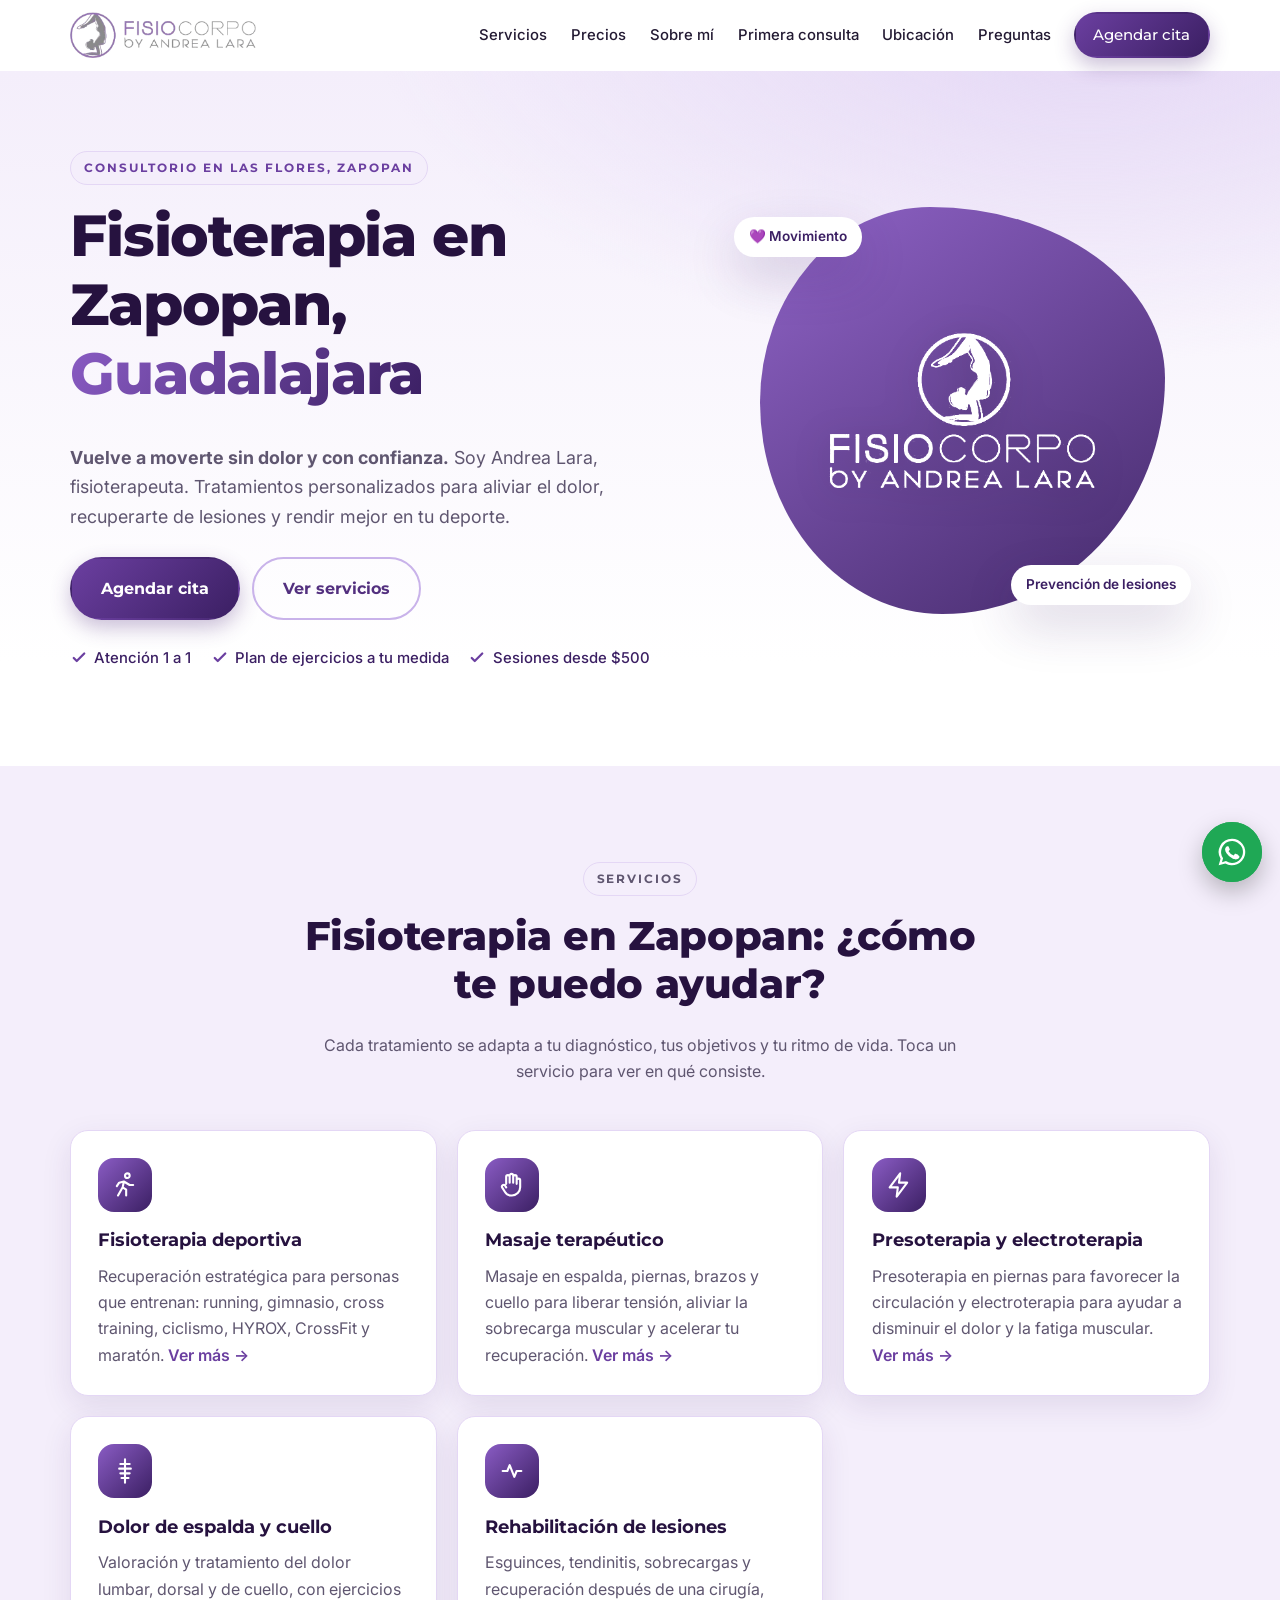
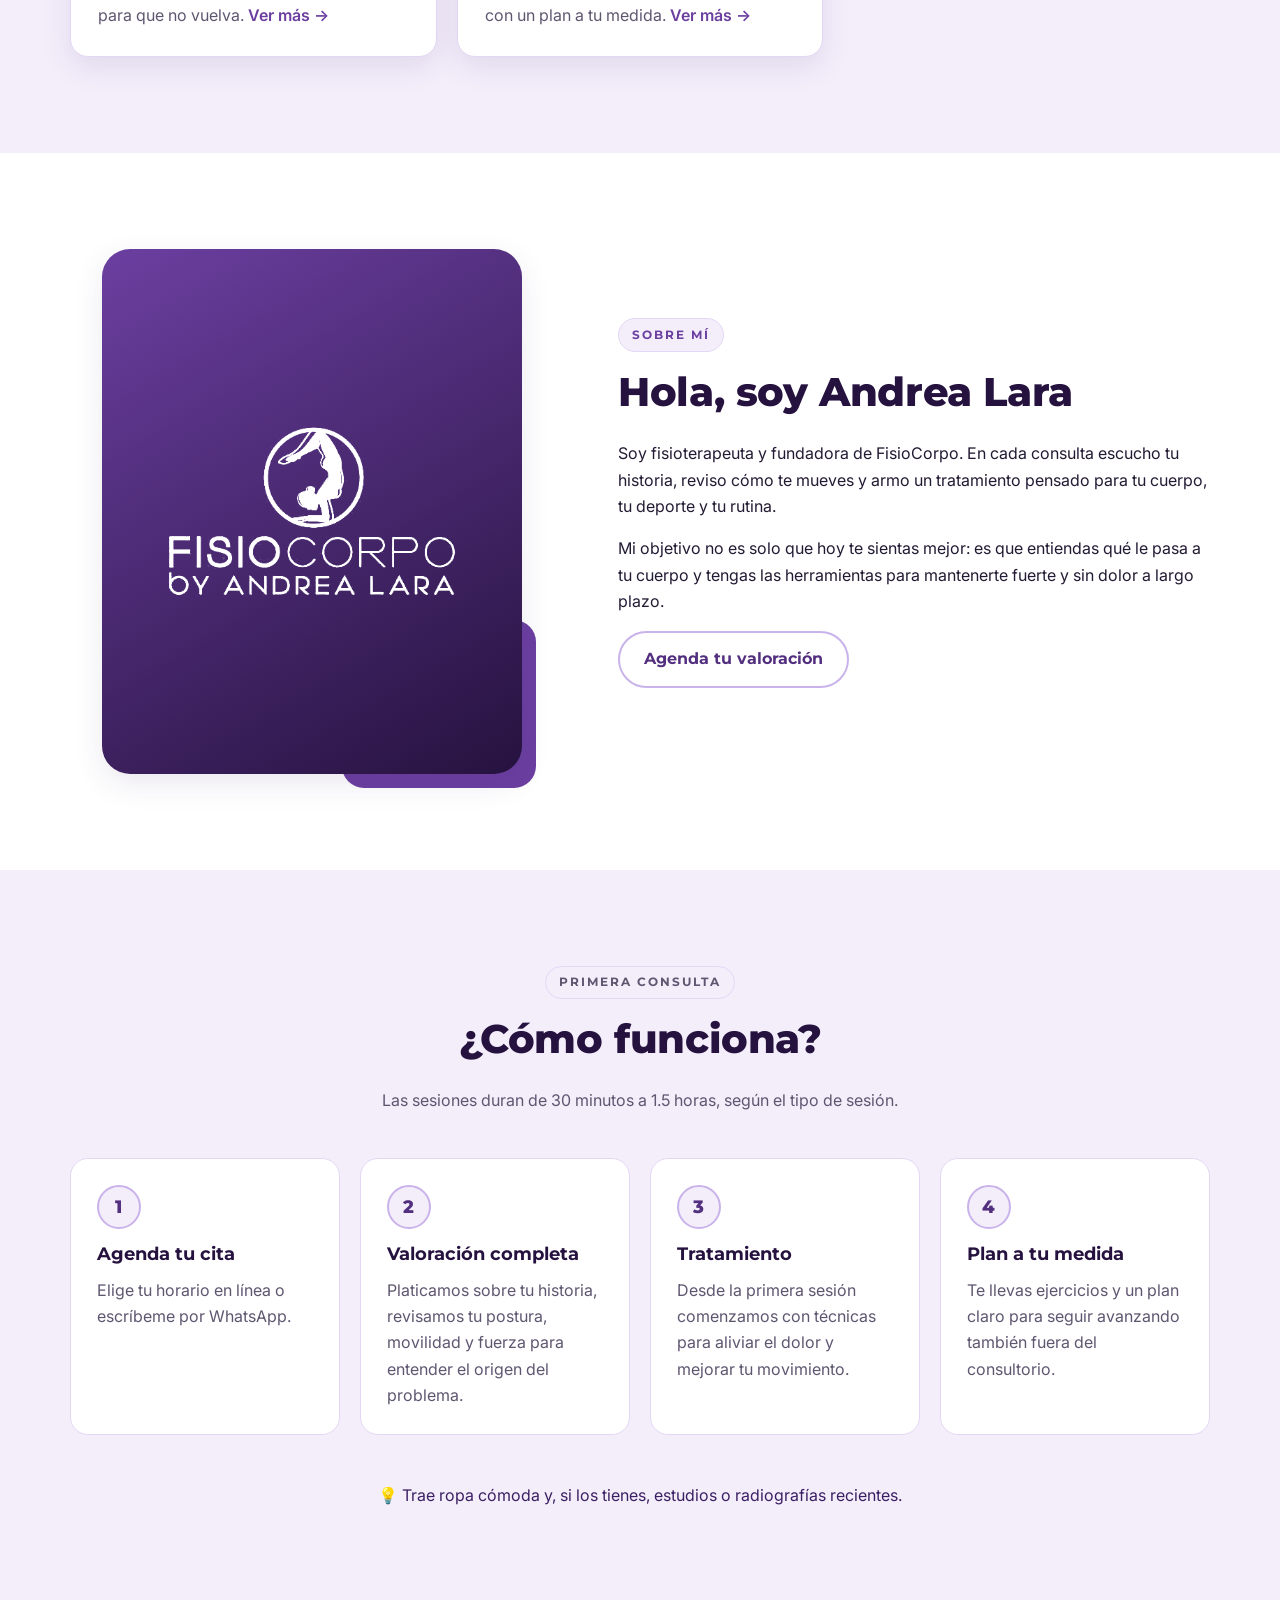
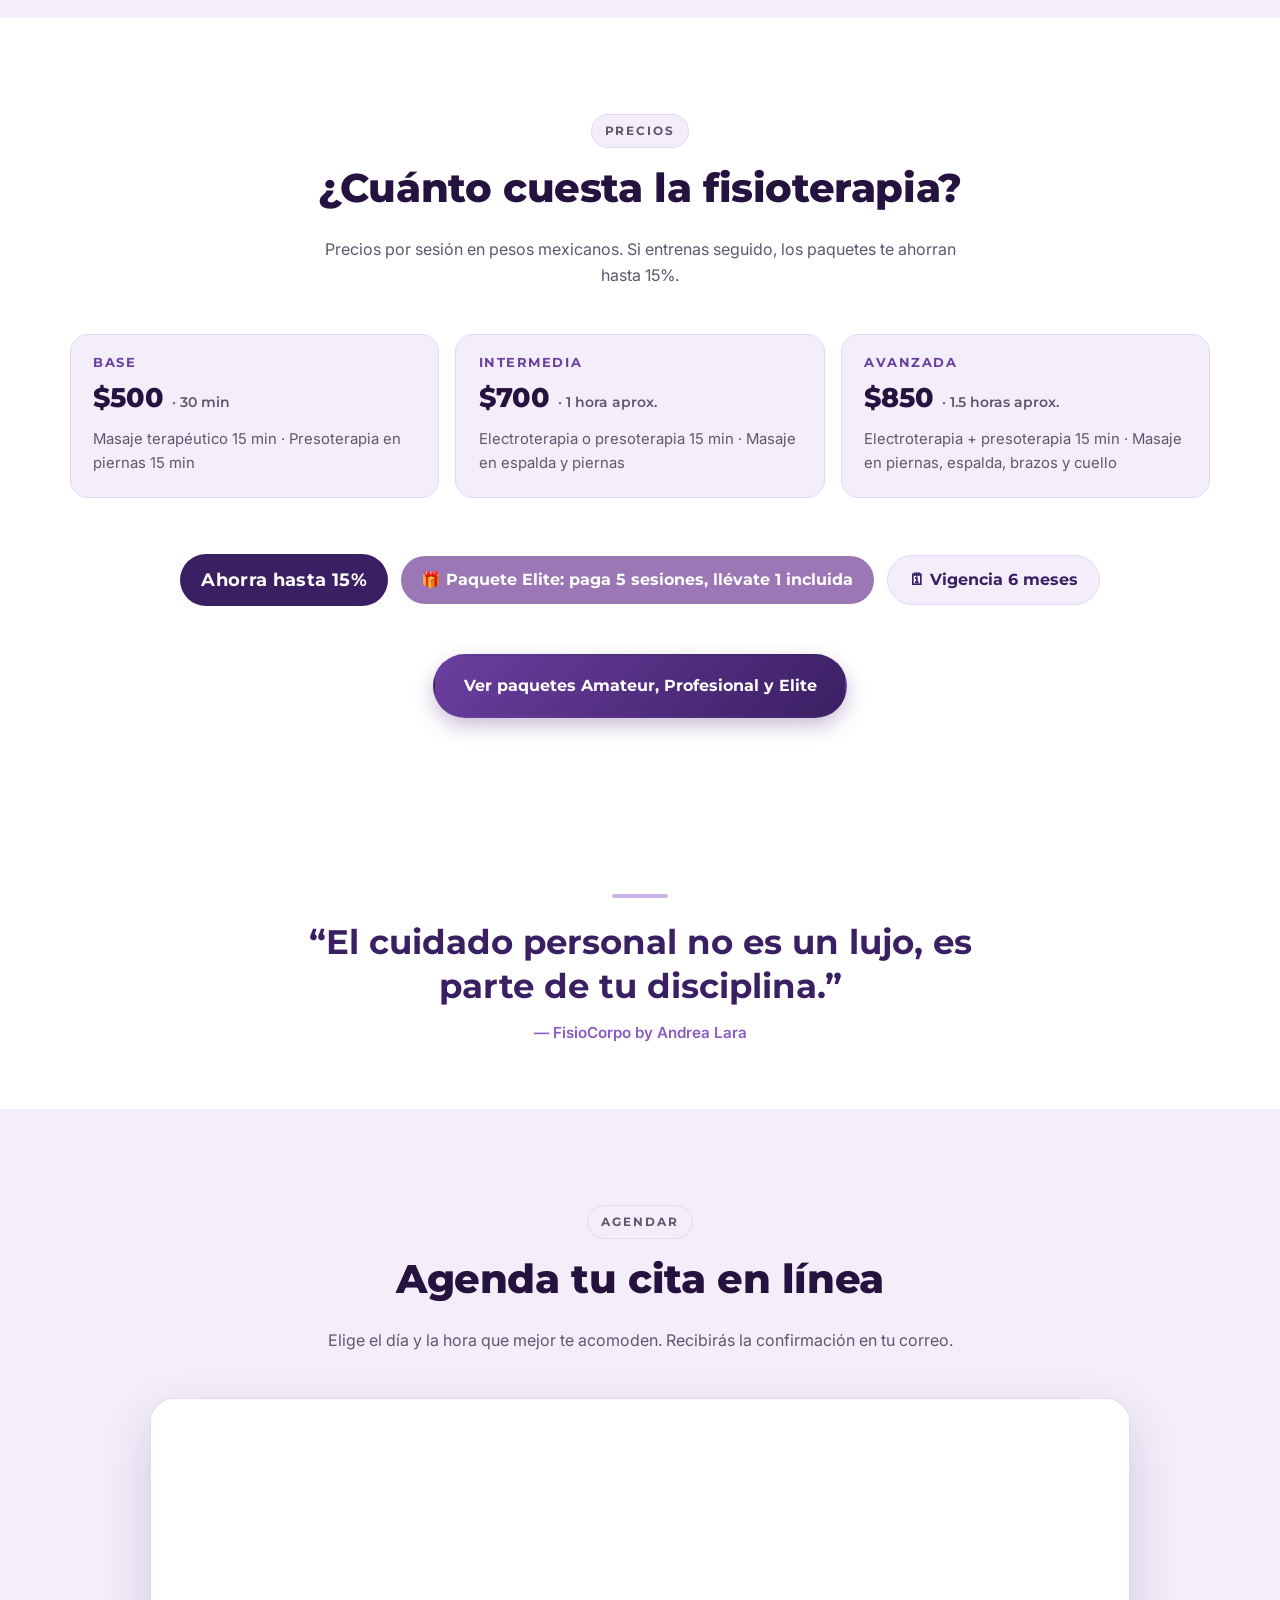
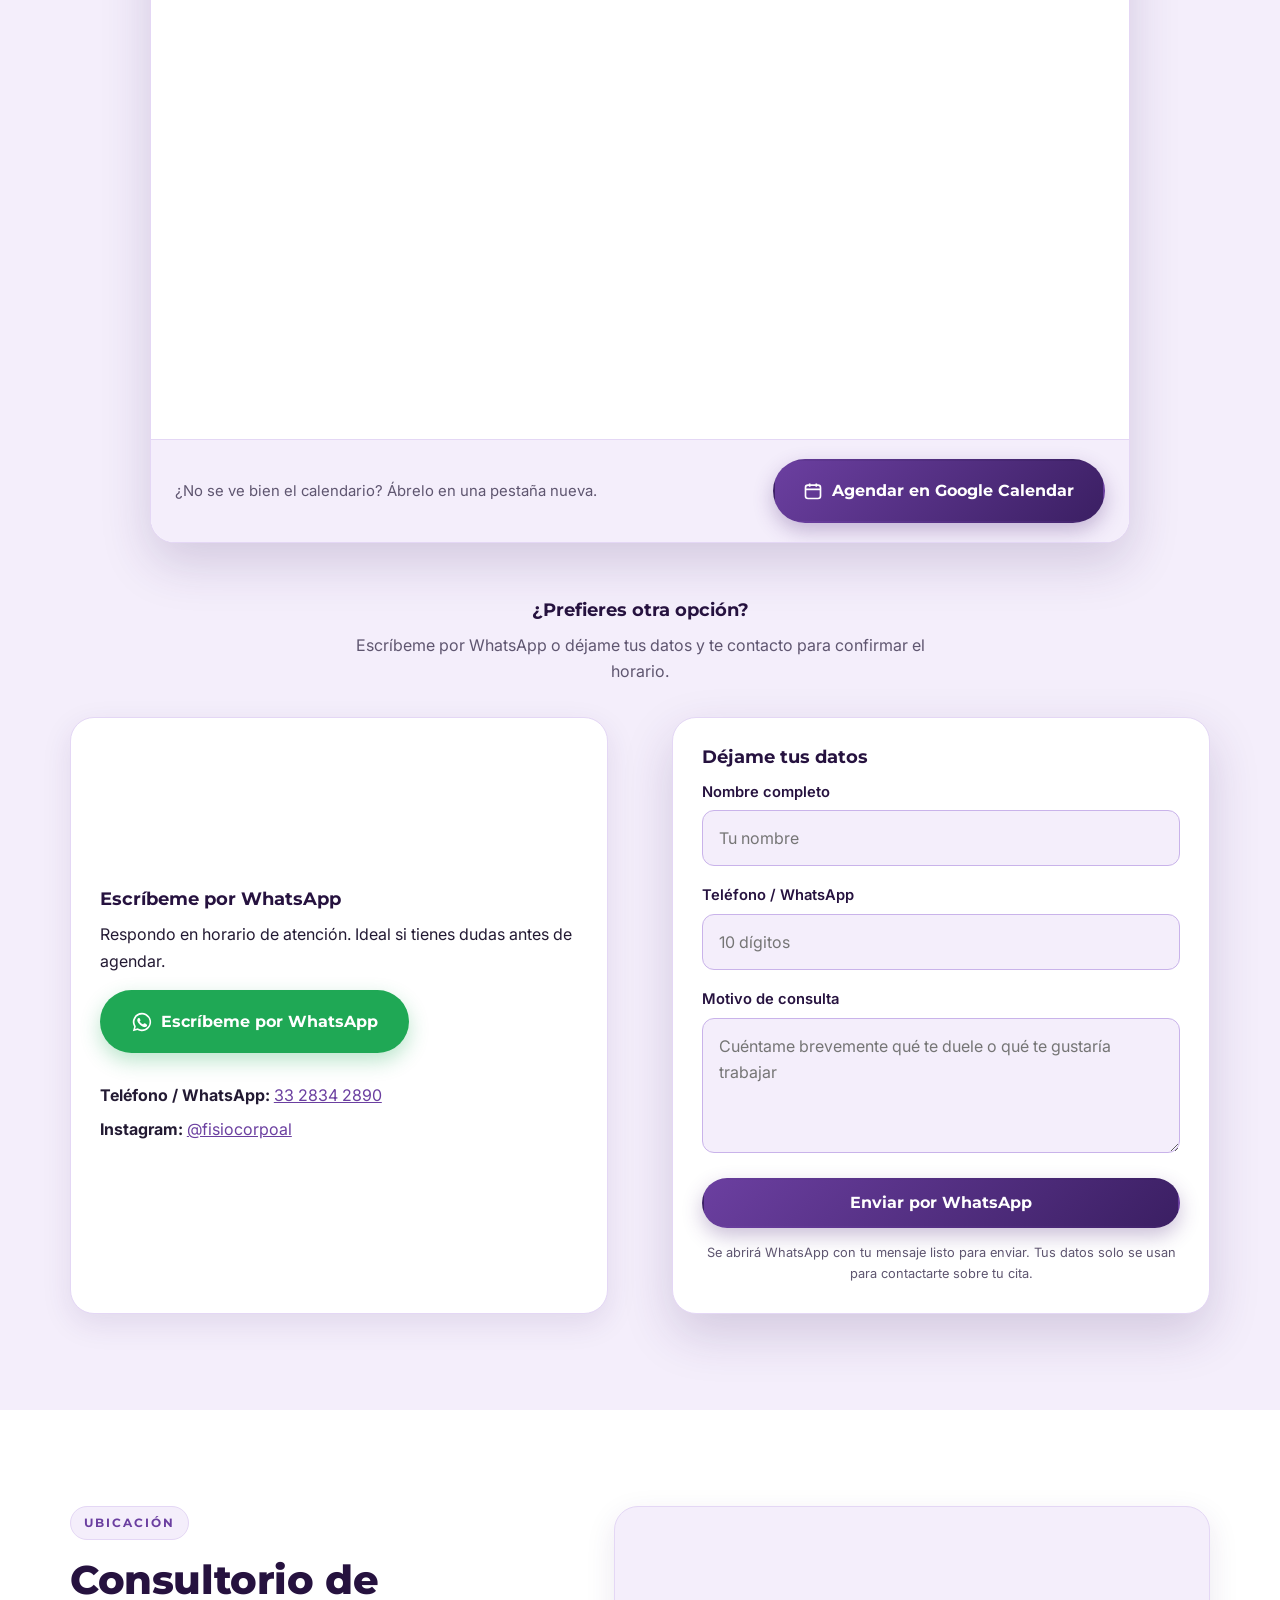
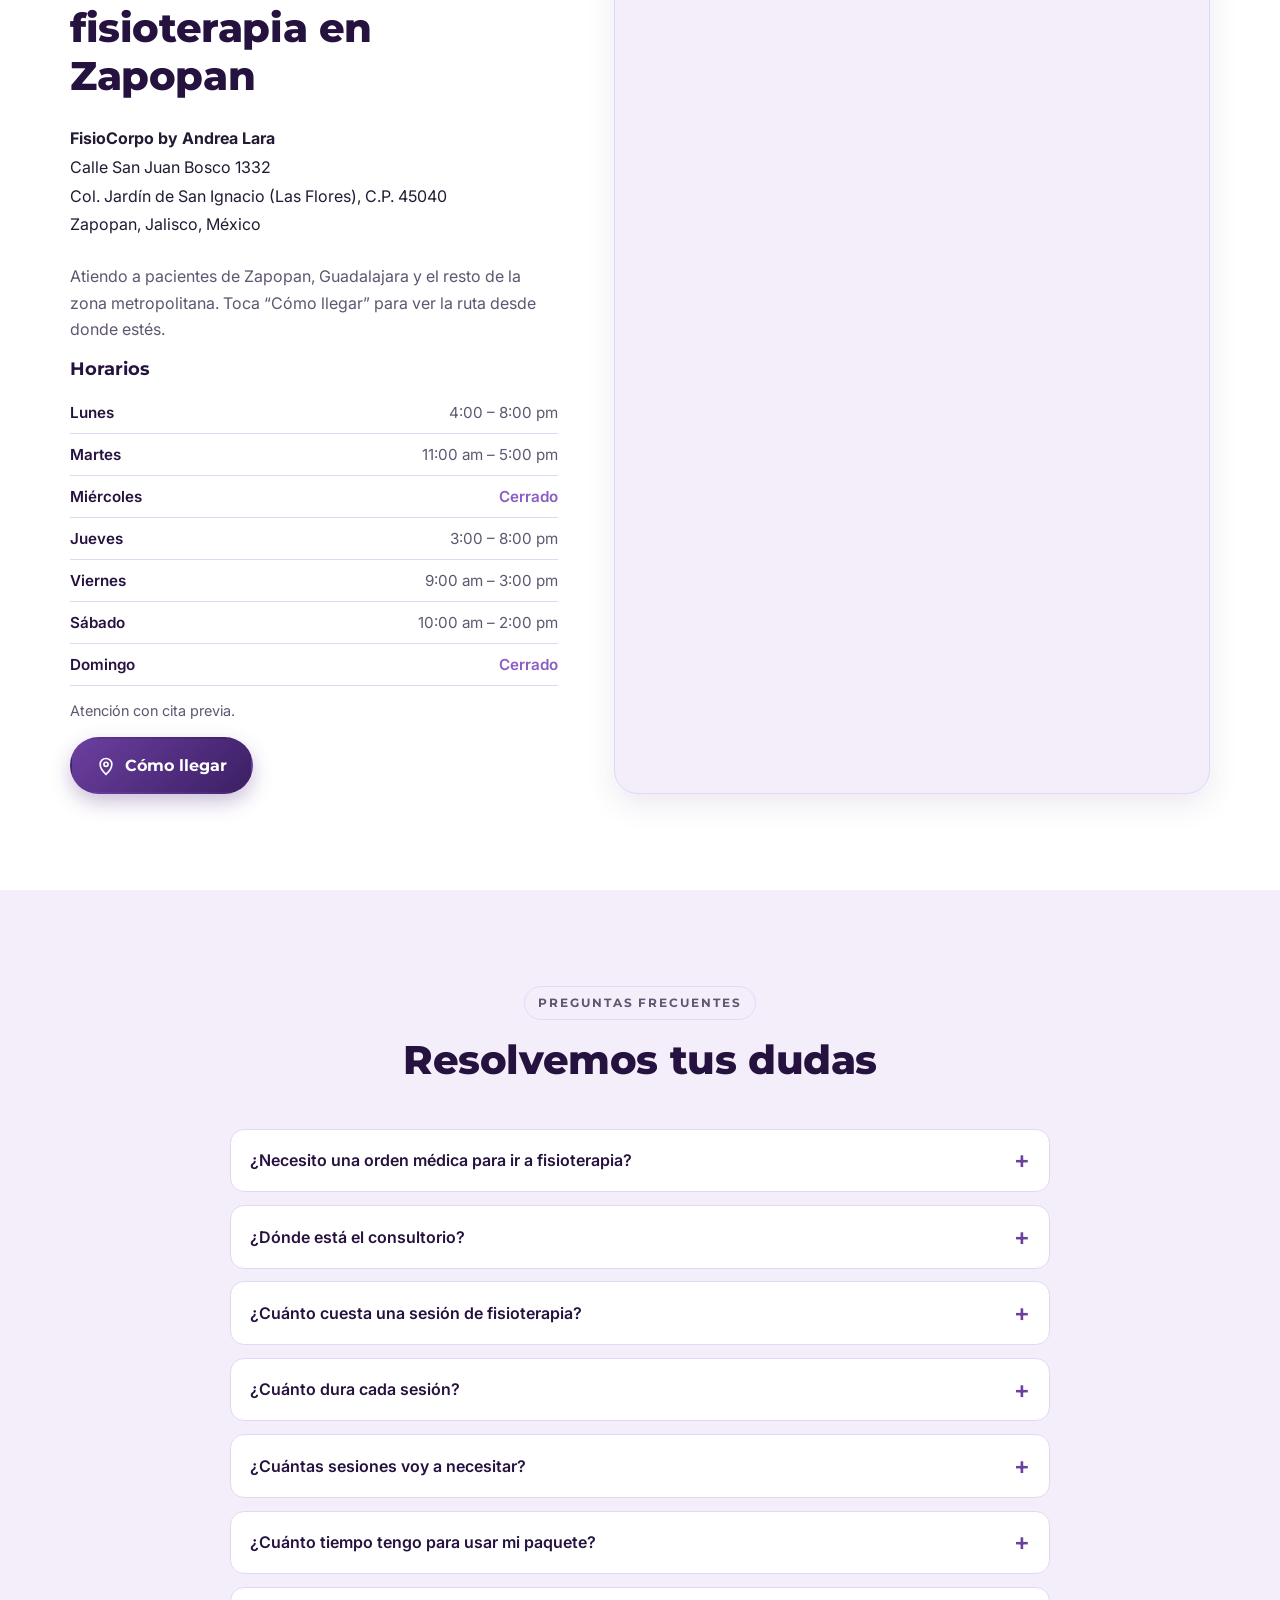
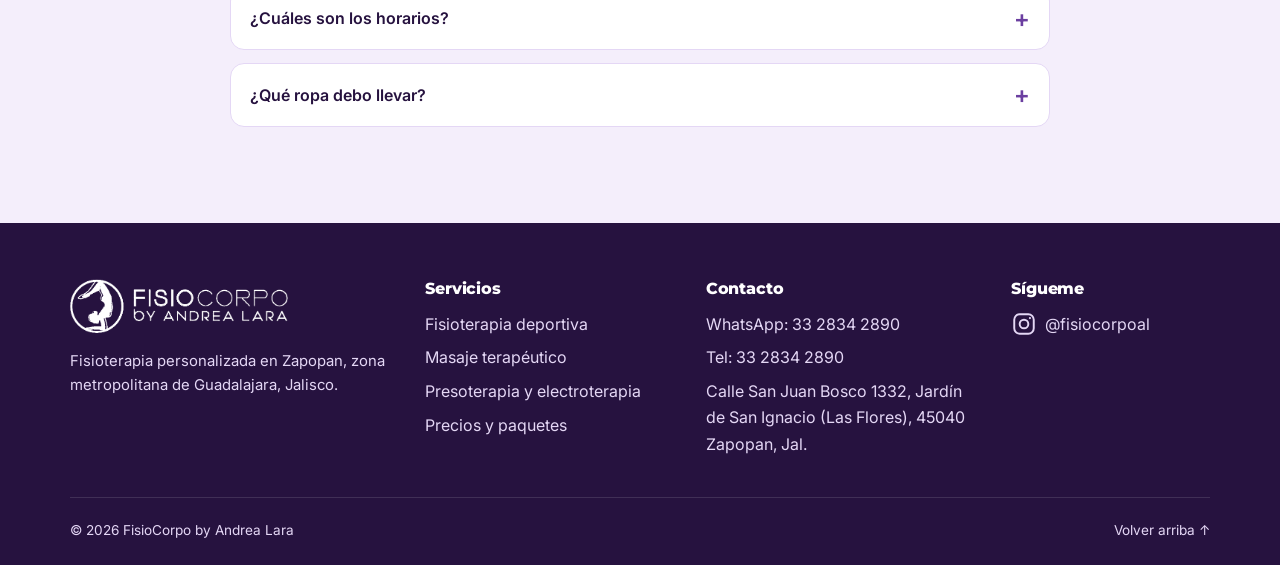
<file: index.html>
<!doctype html>
<html lang="es-MX">
<head>
  <meta charset="utf-8">
  <meta name="viewport" content="width=device-width, initial-scale=1">
  <title>Fisioterapeuta en Zapopan, Guadalajara | FisioCorpo by Andrea Lara</title>
  <meta name="description" content="Fisioterapia personalizada en Zapopan (Jardín de San Ignacio, Las Flores), zona metropolitana de Guadalajara. Fisioterapia deportiva, masaje terapéutico, presoterapia y electroterapia. Sesiones desde $500. Agenda por WhatsApp.">
  <link rel="canonical" href="https://fisiocorpo.com/">
  <meta name="theme-color" content="#3b1f63">
  <link rel="icon" href="/favicon.svg" type="image/svg+xml">
  <link rel="apple-touch-icon" href="/assets/apple-touch-icon.png">
  <link rel="manifest" href="/site.webmanifest">

  <meta property="og:type" content="website">
  <meta property="og:locale" content="es_MX">
  <meta property="og:site_name" content="FisioCorpo">
  <meta property="og:title" content="Fisioterapeuta en Zapopan, Guadalajara | FisioCorpo by Andrea Lara">
  <meta property="og:description" content="Fisioterapia personalizada en Zapopan para que vuelvas a moverte sin dolor. Sesiones desde $500. Agenda tu cita.">
  <meta property="og:url" content="https://fisiocorpo.com/">
  <meta property="og:image" content="https://fisiocorpo.com/assets/og-image.jpg">
  <meta property="og:image:width" content="1200">
  <meta property="og:image:height" content="630">
  <meta name="twitter:card" content="summary_large_image">

  <link rel="preconnect" href="https://fonts.googleapis.com">
  <link rel="preconnect" href="https://fonts.gstatic.com" crossorigin>
  <link href="https://fonts.googleapis.com/css2?family=Montserrat:wght@600;700;800&family=Inter:wght@400;500;600&display=swap" rel="stylesheet">
  <link rel="stylesheet" href="/styles.css">

  <script type="application/ld+json">
{
  "@context": "https://schema.org",
  "@graph": [
    {
      "@type": [
        "Physiotherapy",
        "MedicalBusiness"
      ],
      "@id": "https://fisiocorpo.com/#negocio",
      "name": "FisioCorpo by Andrea Lara",
      "alternateName": "FisioCorpo",
      "description": "Consultorio de fisioterapia en Zapopan, Jalisco: fisioterapia deportiva, masaje terapéutico, presoterapia y electroterapia.",
      "url": "https://fisiocorpo.com/",
      "image": "https://fisiocorpo.com/assets/og-image.jpg",
      "logo": "https://fisiocorpo.com/assets/logo.png",
      "telephone": "+523328342890",
      "priceRange": "$500 - $850 MXN",
      "currenciesAccepted": "MXN",
      "address": {
        "@type": "PostalAddress",
        "streetAddress": "Calle San Juan Bosco 1332, Col. Jardín de San Ignacio (Las Flores)",
        "addressLocality": "Zapopan",
        "addressRegion": "Jalisco",
        "postalCode": "45040",
        "addressCountry": "MX"
      },
      "geo": {
        "@type": "GeoCoordinates",
        "latitude": 20.668792,
        "longitude": -103.410477
      },
      "hasMap": "https://www.google.com/maps/search/?api=1&query=Calle+San+Juan+Bosco+1332,+Jard%C3%ADn+de+San+Ignacio,+45040+Zapopan,+Jalisco,+M%C3%A9xico",
      "areaServed": [
        {
          "@type": "City",
          "name": "Zapopan"
        },
        {
          "@type": "City",
          "name": "Guadalajara"
        },
        {
          "@type": "AdministrativeArea",
          "name": "Zona Metropolitana de Guadalajara"
        }
      ],
      "openingHoursSpecification": [
        {
          "@type": "OpeningHoursSpecification",
          "dayOfWeek": "Monday",
          "opens": "16:00",
          "closes": "20:00"
        },
        {
          "@type": "OpeningHoursSpecification",
          "dayOfWeek": "Tuesday",
          "opens": "11:00",
          "closes": "17:00"
        },
        {
          "@type": "OpeningHoursSpecification",
          "dayOfWeek": "Thursday",
          "opens": "15:00",
          "closes": "20:00"
        },
        {
          "@type": "OpeningHoursSpecification",
          "dayOfWeek": "Friday",
          "opens": "09:00",
          "closes": "15:00"
        },
        {
          "@type": "OpeningHoursSpecification",
          "dayOfWeek": "Saturday",
          "opens": "10:00",
          "closes": "14:00"
        }
      ],
      "founder": {
        "@id": "https://fisiocorpo.com/#andrea"
      },
      "employee": {
        "@id": "https://fisiocorpo.com/#andrea"
      },
      "hasOfferCatalog": {
        "@type": "OfferCatalog",
        "name": "Sesiones de fisioterapia y recuperación",
        "itemListElement": [
          {
            "@type": "Offer",
            "name": "Sesión Base (30 min)",
            "description": "Masaje terapéutico 15 min · Presoterapia en piernas 15 min",
            "price": "500",
            "priceCurrency": "MXN"
          },
          {
            "@type": "Offer",
            "name": "Sesión Intermedia (1 hora aprox.)",
            "description": "Electroterapia o presoterapia 15 min · Masaje en espalda y piernas",
            "price": "700",
            "priceCurrency": "MXN"
          },
          {
            "@type": "Offer",
            "name": "Sesión Avanzada (1.5 horas aprox.)",
            "description": "Electroterapia + presoterapia 15 min · Masaje en piernas, espalda, brazos y cuello",
            "price": "850",
            "priceCurrency": "MXN"
          }
        ]
      },
      "sameAs": [
        "https://www.instagram.com/fisiocorpoal/"
      ]
    },
    {
      "@type": "Person",
      "@id": "https://fisiocorpo.com/#andrea",
      "name": "Andrea Lara",
      "jobTitle": "Fisioterapeuta",
      "worksFor": {
        "@id": "https://fisiocorpo.com/#negocio"
      }
    },
    {
      "@type": "WebSite",
      "@id": "https://fisiocorpo.com/#web",
      "url": "https://fisiocorpo.com/",
      "name": "FisioCorpo",
      "inLanguage": "es-MX",
      "publisher": {
        "@id": "https://fisiocorpo.com/#negocio"
      }
    },
    {
      "@type": "WebPage",
      "@id": "https://fisiocorpo.com/#webpage",
      "url": "https://fisiocorpo.com/",
      "name": "Fisioterapeuta en Zapopan, Guadalajara | FisioCorpo by Andrea Lara",
      "isPartOf": {
        "@id": "https://fisiocorpo.com/#web"
      },
      "about": {
        "@id": "https://fisiocorpo.com/#negocio"
      },
      "inLanguage": "es-MX"
    },
    {
      "@type": "FAQPage",
      "@id": "https://fisiocorpo.com/#faq",
      "mainEntity": [
        {
          "@type": "Question",
          "name": "¿Necesito una orden médica para ir a fisioterapia?",
          "acceptedAnswer": {
            "@type": "Answer",
            "text": "No es necesario. Puedes agendar directamente. Si tienes un diagnóstico, estudios o indicaciones de tu médico, tráelos a la primera consulta."
          }
        },
        {
          "@type": "Question",
          "name": "¿Dónde está el consultorio?",
          "acceptedAnswer": {
            "@type": "Answer",
            "text": "En Calle San Juan Bosco 1332, Col. Jardín de San Ignacio (Las Flores), Zapopan, Jalisco, C.P. 45040, dentro de la zona metropolitana de Guadalajara. Atiendo con cita previa a pacientes de Zapopan, Guadalajara y alrededores."
          }
        },
        {
          "@type": "Question",
          "name": "¿Cuánto cuesta una sesión de fisioterapia?",
          "acceptedAnswer": {
            "@type": "Answer",
            "text": "Sesión Base $500 (30 min), Intermedia $700 (1 hora aprox.) y Avanzada $850 (1.5 horas aprox.), en pesos mexicanos. Con los paquetes de recuperación ahorras hasta 15%."
          }
        },
        {
          "@type": "Question",
          "name": "¿Cuánto dura cada sesión?",
          "acceptedAnswer": {
            "@type": "Answer",
            "text": "Depende del tipo de sesión: Base 30 min, Intermedia 1 hora aprox. y Avanzada 1.5 horas aprox."
          }
        },
        {
          "@type": "Question",
          "name": "¿Cuántas sesiones voy a necesitar?",
          "acceptedAnswer": {
            "@type": "Answer",
            "text": "Depende de tu caso. Después de la valoración te explico un plan estimado y revisamos tu avance en cada sesión."
          }
        },
        {
          "@type": "Question",
          "name": "¿Cuánto tiempo tengo para usar mi paquete?",
          "acceptedAnswer": {
            "@type": "Answer",
            "text": "Las sesiones son válidas por 6 meses a partir del pago. Al vencer la vigencia, las sesiones no utilizadas expiran. Los paquetes no son transferibles ni reembolsables."
          }
        },
        {
          "@type": "Question",
          "name": "¿Cuáles son los horarios?",
          "acceptedAnswer": {
            "@type": "Answer",
            "text": "Lunes 4–8 pm, martes 11 am–5 pm, jueves 3–8 pm, viernes 9 am–3 pm y sábado 10 am–2 pm. Miércoles y domingo cerrado. Atención con cita previa."
          }
        },
        {
          "@type": "Question",
          "name": "¿Qué ropa debo llevar?",
          "acceptedAnswer": {
            "@type": "Answer",
            "text": "Ropa cómoda que te permita moverte con facilidad (pants, short, playera). Así podemos evaluar y tratar mejor la zona."
          }
        }
      ]
    }
  ]
}
</script>
</head><body>
  <a class="skip-link" href="#contenido">Saltar al contenido</a>

  <header class="header" id="top">
    <div class="container header__inner">
      <a class="brand has-logo" href="/" aria-label="FisioCorpo, ir al inicio">
        <img class="brand__logo" src="/assets/logo.webp" alt="FisioCorpo by Andrea Lara" width="186" height="46">
      </a>
      <button class="nav-toggle" aria-expanded="false" aria-controls="menu" aria-label="Abrir menú">
        <span></span><span></span><span></span>
      </button>
      <nav class="nav" id="menu" aria-label="Principal">
        <ul>
          <li><a href="/#servicios">Servicios</a></li>
          <li><a href="/precios/">Precios</a></li>
          <li><a href="/#sobre-mi">Sobre mí</a></li>
          <li><a href="/#como-funciona">Primera consulta</a></li>
          <li><a href="/#ubicacion">Ubicación</a></li>
          <li><a href="/#faq">Preguntas</a></li>
          <li><a class="btn btn--primary btn--sm" href="/#agendar">Agendar cita</a></li>
        </ul>
      </nav>
    </div>
  </header>

  <main id="contenido">
    <!-- HERO -->
    <section class="hero">
      <div class="container hero__inner">
        <div class="hero__copy">
          <p class="eyebrow">Consultorio en Las Flores, Zapopan</p>
          <h1>Fisioterapia en Zapopan, <span class="hl">Guadalajara</span></h1>
          <p class="lead"><strong>Vuelve a moverte sin dolor y con confianza.</strong> Soy Andrea Lara, fisioterapeuta. Tratamientos personalizados para aliviar el dolor, recuperarte de lesiones y rendir mejor en tu deporte.</p>
          <div class="hero__ctas">
            <a class="btn btn--primary btn--lg" href="#agendar">Agendar cita</a>
            <a class="btn btn--ghost btn--lg" href="#servicios">Ver servicios</a>
          </div>
          <ul class="hero__badges" aria-label="Lo que nos distingue">
            <li><svg aria-hidden="true" viewBox="0 0 24 24"><path d="M5 12l4 4 10-10"/></svg>Atención 1 a 1</li>
            <li><svg aria-hidden="true" viewBox="0 0 24 24"><path d="M5 12l4 4 10-10"/></svg>Plan de ejercicios a tu medida</li>
            <li><svg aria-hidden="true" viewBox="0 0 24 24"><path d="M5 12l4 4 10-10"/></svg>Sesiones desde $500</li>
            <!-- PENDIENTE: cuando la tengas, agrega: <li><svg aria-hidden="true" viewBox="0 0 24 24"><path d="M5 12l4 4 10-10"/></svg>Cédula profesional 0000000</li> -->
          </ul>
        </div>
        <div class="hero__visual" aria-hidden="true">
          <div class="blob"></div>
          <!-- FOTO: cuando tengas assets/consultorio.webp (1200x1200), reemplaza este <img> por:
               <img class="hero__photo" src="/assets/consultorio.webp" alt="Consultorio de FisioCorpo en Zapopan" width="1200" height="1200" fetchpriority="high"> -->
          <img class="hero__mark" src="/assets/logo-vertical-blanco.webp" alt="" width="421" height="252" fetchpriority="high">
          <div class="hero__chip hero__chip--a">💜 Movimiento</div>
          <div class="hero__chip hero__chip--b">Prevención de lesiones</div>
        </div>
      </div>
    </section>

    <!-- SERVICIOS -->
    <section class="section section--tint" id="servicios">
      <div class="container">
        <div class="section__head reveal">
          <p class="eyebrow">Servicios</p>
          <h2>Fisioterapia en Zapopan: ¿cómo te puedo ayudar?</h2>
          <p>Cada tratamiento se adapta a tu diagnóstico, tus objetivos y tu ritmo de vida. Toca un servicio para ver en qué consiste.</p>
        </div>
        <div class="cards cards--svc">

          <article class="card reveal">
            <div class="card__icon"><svg viewBox="0 0 24 24" aria-hidden="true"><circle cx="14" cy="4" r="2"/><path d="M6 21l4-7 3 2v5M10 14l1-5 5 3h3M11 9L7 10l-2 3"/></svg></div>
            <h3><a class="card__link" href="/fisioterapia-deportiva/">Fisioterapia deportiva</a></h3>
            <p>Recuperación estratégica para personas que entrenan: running, gimnasio, cross training, ciclismo, HYROX, CrossFit y maratón.</p>
          </article>

          <article class="card reveal">
            <div class="card__icon"><svg viewBox="0 0 24 24" aria-hidden="true"><path d="M7 11V5a1.5 1.5 0 013 0v5M10 10V4a1.5 1.5 0 013 0v6M13 10V5a1.5 1.5 0 013 0v6M16 11V8a1.5 1.5 0 013 0v6a7 7 0 01-7 7h-1a6 6 0 01-5-3l-2.5-4a1.5 1.5 0 012.5-1.6L7 14"/></svg></div>
            <h3><a class="card__link" href="/masaje-terapeutico/">Masaje terapéutico</a></h3>
            <p>Masaje en espalda, piernas, brazos y cuello para liberar tensión, aliviar la sobrecarga muscular y acelerar tu recuperación.</p>
          </article>

          <article class="card reveal">
            <div class="card__icon"><svg viewBox="0 0 24 24" aria-hidden="true"><path d="M13 2L4 14h7l-1 8 9-12h-7z"/></svg></div>
            <h3><a class="card__link" href="/presoterapia-y-electroterapia/">Presoterapia y electroterapia</a></h3>
            <p>Presoterapia en piernas para favorecer la circulación y electroterapia para ayudar a disminuir el dolor y la fatiga muscular.</p>
          </article>

          <!-- PENDIENTE: confirmar con Andrea que ofrece este servicio (ver README) -->
          <article class="card reveal">
            <div class="card__icon"><svg viewBox="0 0 24 24" aria-hidden="true"><path d="M12 2v20M8 6h8M7 10h10M8 14h8M9 18h6"/></svg></div>
            <h3><a class="card__link" href="/dolor-de-espalda/">Dolor de espalda y cuello</a></h3>
            <p>Valoración y tratamiento del dolor lumbar, dorsal y de cuello, con ejercicios para que no vuelva.</p>
          </article>

          <!-- PENDIENTE: confirmar con Andrea que ofrece este servicio (ver README) -->
          <article class="card reveal">
            <div class="card__icon"><svg viewBox="0 0 24 24" aria-hidden="true"><path d="M4 12h4l2-5 4 10 2-5h4"/></svg></div>
            <h3><a class="card__link" href="/rehabilitacion-de-lesiones/">Rehabilitación de lesiones</a></h3>
            <p>Esguinces, tendinitis, sobrecargas y recuperación después de una cirugía, con un plan a tu medida.</p>
          </article>
        </div>
      </div>
    </section>

    <!-- SOBRE MÍ -->
    <section class="section" id="sobre-mi">
      <div class="container about">
        <div class="about__photo reveal">
          <!-- FOTO: cuando tengas assets/andrea.webp (800x1000), reemplaza este bloque por:
               <figure class="photo-slot photo-slot--about"><img src="/assets/andrea.webp" alt="Andrea Lara, fisioterapeuta en Zapopan" width="800" height="1000" loading="lazy"></figure> -->
          <div class="about__brand" aria-hidden="true"><img src="/assets/logo-vertical-blanco.webp" alt="" width="421" height="252" loading="lazy"></div>
        </div>
        <div class="about__copy reveal">
          <p class="eyebrow">Sobre mí</p>
          <h2>Hola, soy Andrea Lara</h2>
          <p>Soy fisioterapeuta y fundadora de FisioCorpo. En cada consulta escucho tu historia, reviso cómo te mueves y armo un tratamiento pensado para tu cuerpo, tu deporte y tu rutina.</p>
          <p>Mi objetivo no es solo que hoy te sientas mejor: es que entiendas qué le pasa a tu cuerpo y tengas las herramientas para mantenerte fuerte y sin dolor a largo plazo.</p>
          <!-- PENDIENTE: datos de Andrea. Cuando los tengas, descomenta y llena:
          <ul class="creds">
            <li><strong>Licenciatura:</strong> Licenciatura en Fisioterapia, UNIVERSIDAD</li>
            <li><strong>Cédula profesional:</strong> 0000000</li>
            <li><strong>Especialidad / diplomados:</strong> ...</li>
            <li><strong>Experiencia:</strong> X años atendiendo pacientes</li>
          </ul>
          -->
          <p><a class="btn btn--ghost" href="#agendar">Agenda tu valoración</a></p>
        </div>
      </div>
    </section>

    <!-- CÓMO FUNCIONA -->
    <section class="section section--tint" id="como-funciona">
      <div class="container">
        <div class="section__head reveal">
          <p class="eyebrow">Primera consulta</p>
          <h2>¿Cómo funciona?</h2>
          <p>Las sesiones duran de 30 minutos a 1.5 horas, según el tipo de sesión.</p>
        </div>
        <ol class="steps">
          <li class="step reveal"><span class="step__n">1</span><h3>Agenda tu cita</h3><p>Elige tu horario en línea o escríbeme por WhatsApp.</p></li>
          <li class="step reveal"><span class="step__n">2</span><h3>Valoración completa</h3><p>Platicamos sobre tu historia, revisamos tu postura, movilidad y fuerza para entender el origen del problema.</p></li>
          <li class="step reveal"><span class="step__n">3</span><h3>Tratamiento</h3><p>Desde la primera sesión comenzamos con técnicas para aliviar el dolor y mejorar tu movimiento.</p></li>
          <li class="step reveal"><span class="step__n">4</span><h3>Plan a tu medida</h3><p>Te llevas ejercicios y un plan claro para seguir avanzando también fuera del consultorio.</p></li>
        </ol>
        <p class="note reveal">💡 Trae ropa cómoda y, si los tienes, estudios o radiografías recientes.</p>
      </div>
    </section>

    <!-- PRECIOS (resumen; detalle en /precios/) -->
    <section class="section" id="paquetes">
      <div class="container">
        <div class="section__head reveal">
          <p class="eyebrow">Precios</p>
          <h2>¿Cuánto cuesta la fisioterapia?</h2>
          <p>Precios por sesión en pesos mexicanos. Si entrenas seguido, los paquetes te ahorran hasta 15%.</p>
        </div>
        <div class="sessions">
          <article class="session reveal">
            <h3 class="session__name">Base</h3>
            <p class="session__price">$500 <small>· 30 min</small></p>
            <p class="session__desc">Masaje terapéutico 15 min · Presoterapia en piernas 15 min</p>
          </article>
          <article class="session reveal">
            <h3 class="session__name">Intermedia</h3>
            <p class="session__price">$700 <small>· 1 hora aprox.</small></p>
            <p class="session__desc">Electroterapia o presoterapia 15 min · Masaje en espalda y piernas</p>
          </article>
          <article class="session reveal">
            <h3 class="session__name">Avanzada</h3>
            <p class="session__price">$850 <small>· 1.5 horas aprox.</small></p>
            <p class="session__desc">Electroterapia + presoterapia 15 min · Masaje en piernas, espalda, brazos y cuello</p>
          </article>
        </div>
        <ul class="promo reveal" aria-label="Beneficios de los paquetes">
          <li class="promo__big">Ahorra hasta 15%</li>
          <li class="promo__gift">🎁 Paquete Elite: paga 5 sesiones, llévate 1 incluida</li>
          <li class="promo__small">🗓 Vigencia 6 meses</li>
        </ul>
        <p class="center reveal"><a class="btn btn--primary btn--lg" href="/precios/">Ver paquetes Amateur, Profesional y Elite</a></p>
      </div>
    </section>

    <!-- FRASE -->
    <section class="quote-banner" aria-label="Frase">
      <div class="container">
        <blockquote class="reveal"><p>“El cuidado personal no es un lujo, es parte de tu disciplina.”</p><footer>— FisioCorpo by Andrea Lara</footer></blockquote>
      </div>
    </section>

    <!-- TESTIMONIOS: se quitaron los ejemplos. Cuando tengas reseñas reales (p. ej. de Google, con permiso), ver README. -->

    <!-- AGENDAR -->
    <section class="section section--tint" id="agendar">
      <div class="container">
        <div class="section__head reveal">
          <p class="eyebrow">Agendar</p>
          <h2>Agenda tu cita en línea</h2>
          <p>Elige el día y la hora que mejor te acomoden. Recibirás la confirmación en tu correo.</p>
        </div>
        <!-- GOOGLE CALENDAR: para cambiar la agenda, reemplaza el ID en el iframe (src con ?gv=true) y en el botón (ver README) -->
        <div class="calendar reveal">
          <iframe class="calendar__frame" src="https://calendar.google.com/calendar/appointments/schedules/AcZssZ1mJOOwOMiEB8twxYogm3RYIehyNwVScKkf0kxUrzzH2NH5F7jGAmdx-Y2cnPS66p92qoaEwc1U?gv=true" title="Agenda de citas de FisioCorpo (Google Calendar)" loading="lazy"></iframe>
          <div class="calendar__bar">
            <p>¿No se ve bien el calendario? Ábrelo en una pestaña nueva.</p>
            <a class="btn btn--primary btn--lg js-cal" href="https://calendar.google.com/calendar/u/0/appointments/schedules/AcZssZ1mJOOwOMiEB8twxYogm3RYIehyNwVScKkf0kxUrzzH2NH5F7jGAmdx-Y2cnPS66p92qoaEwc1U" target="_blank" rel="noopener">
              <svg class="btn__ico" viewBox="0 0 24 24" aria-hidden="true"><rect x="3" y="5" width="18" height="16" rx="3"/><path d="M3 10h18M8 3v4M16 3v4"/></svg>
              Agendar en Google Calendar
            </a>
          </div>
        </div>

        <div class="booking__alt-head reveal">
          <h3>¿Prefieres otra opción?</h3>
          <p>Escríbeme por WhatsApp o déjame tus datos y te contacto para confirmar el horario.</p>
        </div>
      </div>
      <div class="container booking">
        <div class="booking__copy reveal">
          <h3>Escríbeme por WhatsApp</h3>
          <p>Respondo en horario de atención. Ideal si tienes dudas antes de agendar.</p>
          <a class="btn btn--whatsapp btn--lg js-wa" href="https://wa.me/523328342890?text=Hola%20Andrea%2C%20me%20gustar%C3%ADa%20agendar%20una%20cita%20de%20fisioterapia." target="_blank" rel="noopener">
            <svg viewBox="0 0 24 24" aria-hidden="true" class="wa-ico"><path d="M12 2a10 10 0 00-8.6 15.1L2 22l5-1.3A10 10 0 1012 2zm0 18.2a8.2 8.2 0 01-4.2-1.2l-.3-.2-3 .8.8-2.9-.2-.3A8.2 8.2 0 1112 20.2zm4.5-6.1c-.2-.1-1.5-.7-1.7-.8-.2-.1-.4-.1-.6.1l-.8 1c-.1.2-.3.2-.5.1a6.7 6.7 0 01-3.3-2.9c-.3-.4.2-.4.7-1.3.1-.2 0-.3 0-.4l-.8-1.8c-.2-.5-.4-.4-.6-.4h-.5a1 1 0 00-.7.3 3 3 0 00-.9 2.2 5.2 5.2 0 001.1 2.7 11.8 11.8 0 004.5 4c1.7.7 2.3.8 3.2.6a2.7 2.7 0 001.8-1.2 2.2 2.2 0 00.1-1.2c0-.1-.2-.2-.5-.3z"/></svg>
            Escríbeme por WhatsApp
          </a>
          <ul class="contact-list">
            <li><strong>Teléfono / WhatsApp:</strong> <a href="tel:+523328342890">33 2834 2890</a></li>
            <!-- PENDIENTE: <li><strong>Correo:</strong> <a href="mailto:correo@fisiocorpo.com">correo@fisiocorpo.com</a></li> -->
            <li><strong>Instagram:</strong> <a href="https://www.instagram.com/fisiocorpoal/" target="_blank" rel="noopener">@fisiocorpoal</a></li>
          </ul>
        </div>

        <form class="form reveal js-wa-form" name="contacto" action="https://wa.me/523328342890" target="_blank">
          <p class="hidden"><label>No llenar: <input name="bot-field"></label></p>
          <h3>Déjame tus datos</h3>
          <div class="field">
            <label for="nombre">Nombre completo</label>
            <input id="nombre" name="nombre" type="text" autocomplete="name" required placeholder="Tu nombre">
          </div>
          <div class="field">
            <label for="telefono">Teléfono / WhatsApp</label>
            <input id="telefono" name="telefono" type="tel" autocomplete="tel" inputmode="tel" required placeholder="10 dígitos" pattern="[0-9 +()-]{10,}">
          </div>
          <div class="field">
            <label for="motivo">Motivo de consulta</label>
            <textarea id="motivo" name="motivo" rows="4" required placeholder="Cuéntame brevemente qué te duele o qué te gustaría trabajar"></textarea>
          </div>
          <button class="btn btn--primary btn--block" type="submit">Enviar por WhatsApp</button>
          <p class="form__fine">Se abrirá WhatsApp con tu mensaje listo para enviar. Tus datos solo se usan para contactarte sobre tu cita.</p>
        </form>
      </div>
    </section>

    <!-- UBICACIÓN -->
    <section class="section" id="ubicacion">
      <div class="container location">
        <div class="location__info reveal">
          <p class="eyebrow">Ubicación</p>
          <h2>Consultorio de fisioterapia en Zapopan</h2>
          <address>
            <strong>FisioCorpo by Andrea Lara</strong><br>
            Calle San Juan Bosco 1332<br>
            Col. Jardín de San Ignacio (Las Flores), C.P. 45040<br>
            Zapopan, Jalisco, México
          </address>
          <p class="muted">Atiendo a pacientes de Zapopan, Guadalajara y el resto de la zona metropolitana. Toca “Cómo llegar” para ver la ruta desde donde estés.</p>
          <h3>Horarios</h3>
          <table class="hours">
            <caption class="sr-only">Horarios de atención</caption>
            <tbody>
              <tr><th scope="row">Lunes</th><td>4:00 – 8:00 pm</td></tr>
              <tr><th scope="row">Martes</th><td>11:00 am – 5:00 pm</td></tr>
              <tr class="closed"><th scope="row">Miércoles</th><td>Cerrado</td></tr>
              <tr><th scope="row">Jueves</th><td>3:00 – 8:00 pm</td></tr>
              <tr><th scope="row">Viernes</th><td>9:00 am – 3:00 pm</td></tr>
              <tr><th scope="row">Sábado</th><td>10:00 am – 2:00 pm</td></tr>
              <tr class="closed"><th scope="row">Domingo</th><td>Cerrado</td></tr>
            </tbody>
          </table>
          <p class="hours__note">Atención con cita previa.</p>
          <a class="btn btn--primary" href="https://www.google.com/maps/search/?api=1&amp;query=Calle+San+Juan+Bosco+1332,+Jard%C3%ADn+de+San+Ignacio,+45040+Zapopan,+Jalisco,+M%C3%A9xico" target="_blank" rel="noopener">
            <svg class="btn__ico" viewBox="0 0 24 24" aria-hidden="true"><path d="M12 22s7-6.2 7-12a7 7 0 10-14 0c0 5.8 7 12 7 12z"/><circle cx="12" cy="10" r="2.5"/></svg>
            Cómo llegar
          </a>
        </div>
        <div class="map reveal">
          <iframe title="Mapa: FisioCorpo, Calle San Juan Bosco 1332, Jardín de San Ignacio, Zapopan, Jalisco" src="https://www.google.com/maps?q=Calle+San+Juan+Bosco+1332,+Jard%C3%ADn+de+San+Ignacio,+45040+Zapopan,+Jalisco,+M%C3%A9xico&amp;output=embed" loading="lazy" referrerpolicy="no-referrer-when-downgrade" allowfullscreen></iframe>
        </div>
      </div>
    </section>

    <!-- FAQ -->
    <section class="section section--tint" id="faq">
      <div class="container container--narrow">
        <div class="section__head reveal">
          <p class="eyebrow">Preguntas frecuentes</p>
          <h2>Resolvemos tus dudas</h2>
        </div>
        <div class="faq">
          <details class="reveal"><summary>¿Necesito una orden médica para ir a fisioterapia?</summary><p>No es necesario. Puedes agendar directamente. Si tienes un diagnóstico, estudios o indicaciones de tu médico, tráelos a la primera consulta.</p></details>
          <details class="reveal"><summary>¿Dónde está el consultorio?</summary><p>En Calle San Juan Bosco 1332, Col. Jardín de San Ignacio (Las Flores), Zapopan, Jalisco, C.P. 45040, dentro de la zona metropolitana de Guadalajara. Atiendo con cita previa a pacientes de Zapopan, Guadalajara y alrededores.</p></details>
          <details class="reveal"><summary>¿Cuánto cuesta una sesión de fisioterapia?</summary><p>Sesión Base $500 (30 min), Intermedia $700 (1 hora aprox.) y Avanzada $850 (1.5 horas aprox.), en pesos mexicanos. Con los <a href="/precios/">paquetes de recuperación</a> ahorras hasta 15%.</p></details>
          <details class="reveal"><summary>¿Cuánto dura cada sesión?</summary><p>Depende del tipo de sesión: <strong>Base</strong> 30 min, <strong>Intermedia</strong> 1 hora aprox. y <strong>Avanzada</strong> 1.5 horas aprox.</p></details>
          <details class="reveal"><summary>¿Cuántas sesiones voy a necesitar?</summary><p>Depende de tu caso. Después de la valoración te explico un plan estimado y revisamos tu avance en cada sesión.</p></details>
          <details class="reveal"><summary>¿Cuánto tiempo tengo para usar mi paquete?</summary><p>Las sesiones son válidas por 6 meses a partir del pago. Al vencer la vigencia, las sesiones no utilizadas expiran. Los paquetes no son transferibles ni reembolsables.</p></details>
          <details class="reveal"><summary>¿Cuáles son los horarios?</summary><p>Lunes 4–8 pm, martes 11 am–5 pm, jueves 3–8 pm, viernes 9 am–3 pm y sábado 10 am–2 pm. Miércoles y domingo cerrado. Atención con cita previa.</p></details>
          <details class="reveal"><summary>¿Qué ropa debo llevar?</summary><p>Ropa cómoda que te permita moverte con facilidad (pants, short, playera). Así podemos evaluar y tratar mejor la zona.</p></details>
        </div>
      </div>
    </section>
  </main>

  <footer class="footer">
    <div class="container footer__inner footer__inner--4">
      <div>
        <a class="brand brand--light has-logo" href="/" aria-label="FisioCorpo, ir al inicio">
          <img class="brand__logo" src="/assets/logo-blanco.webp" alt="FisioCorpo by Andrea Lara" width="218" height="54" loading="lazy">
        </a>
        <p class="footer__tag">Fisioterapia personalizada en Zapopan, zona metropolitana de Guadalajara, Jalisco.</p>
      </div>
      <div>
        <h2 class="footer__h">Servicios</h2>
        <ul>
          <li><a href="/fisioterapia-deportiva/">Fisioterapia deportiva</a></li>
          <li><a href="/masaje-terapeutico/">Masaje terapéutico</a></li>
          <li><a href="/presoterapia-y-electroterapia/">Presoterapia y electroterapia</a></li>
          <li><a href="/precios/">Precios y paquetes</a></li>
        </ul>
      </div>
      <div>
        <h2 class="footer__h">Contacto</h2>
        <ul>
          <li><a class="js-wa" href="https://wa.me/523328342890?text=Hola%20Andrea%2C%20me%20gustar%C3%ADa%20agendar%20una%20cita%20de%20fisioterapia." target="_blank" rel="noopener">WhatsApp: 33 2834 2890</a></li>
          <li><a href="tel:+523328342890">Tel: 33 2834 2890</a></li>
          <!-- PENDIENTE: correo de contacto -> <li><a href="mailto:correo@fisiocorpo.com">correo@fisiocorpo.com</a></li> -->
          <li>Calle San Juan Bosco 1332, Jardín de San Ignacio (Las Flores), 45040 Zapopan, Jal.</li>
        </ul>
      </div>
      <div>
        <h2 class="footer__h">Sígueme</h2>
        <a class="social" href="https://www.instagram.com/fisiocorpoal/" target="_blank" rel="noopener" aria-label="Instagram de FisioCorpo (@fisiocorpoal)">
          <svg viewBox="0 0 24 24" aria-hidden="true"><rect x="3" y="3" width="18" height="18" rx="5"/><circle cx="12" cy="12" r="4"/><circle cx="17.5" cy="6.5" r="1" class="fill"/></svg>
          @fisiocorpoal
        </a>
      </div>
    </div>
    <div class="container footer__bottom">
      <!-- PENDIENTE: agregar "· Cédula profesional 0000000" cuando la tengas -->
      <p>© <span id="year">2026</span> FisioCorpo by Andrea Lara</p>
      <p><a href="#top">Volver arriba ↑</a></p>
    </div>
  </footer>

  <a class="wa-float js-wa" href="https://wa.me/523328342890?text=Hola%20Andrea%2C%20me%20gustar%C3%ADa%20agendar%20una%20cita%20de%20fisioterapia." target="_blank" rel="noopener" aria-label="Escríbeme por WhatsApp">
    <svg viewBox="0 0 24 24" aria-hidden="true"><path d="M12 2a10 10 0 00-8.6 15.1L2 22l5-1.3A10 10 0 1012 2zm0 18.2a8.2 8.2 0 01-4.2-1.2l-.3-.2-3 .8.8-2.9-.2-.3A8.2 8.2 0 1112 20.2zm4.5-6.1c-.2-.1-1.5-.7-1.7-.8-.2-.1-.4-.1-.6.1l-.8 1c-.1.2-.3.2-.5.1a6.7 6.7 0 01-3.3-2.9c-.3-.4.2-.4.7-1.3.1-.2 0-.3 0-.4l-.8-1.8c-.2-.5-.4-.4-.6-.4h-.5a1 1 0 00-.7.3 3 3 0 00-.9 2.2 5.2 5.2 0 001.1 2.7 11.8 11.8 0 004.5 4c1.7.7 2.3.8 3.2.6a2.7 2.7 0 001.8-1.2 2.2 2.2 0 00.1-1.2c0-.1-.2-.2-.5-.3z"/></svg>
  </a>

  <script src="/script.js" defer></script>
</body>
</html>
</file>
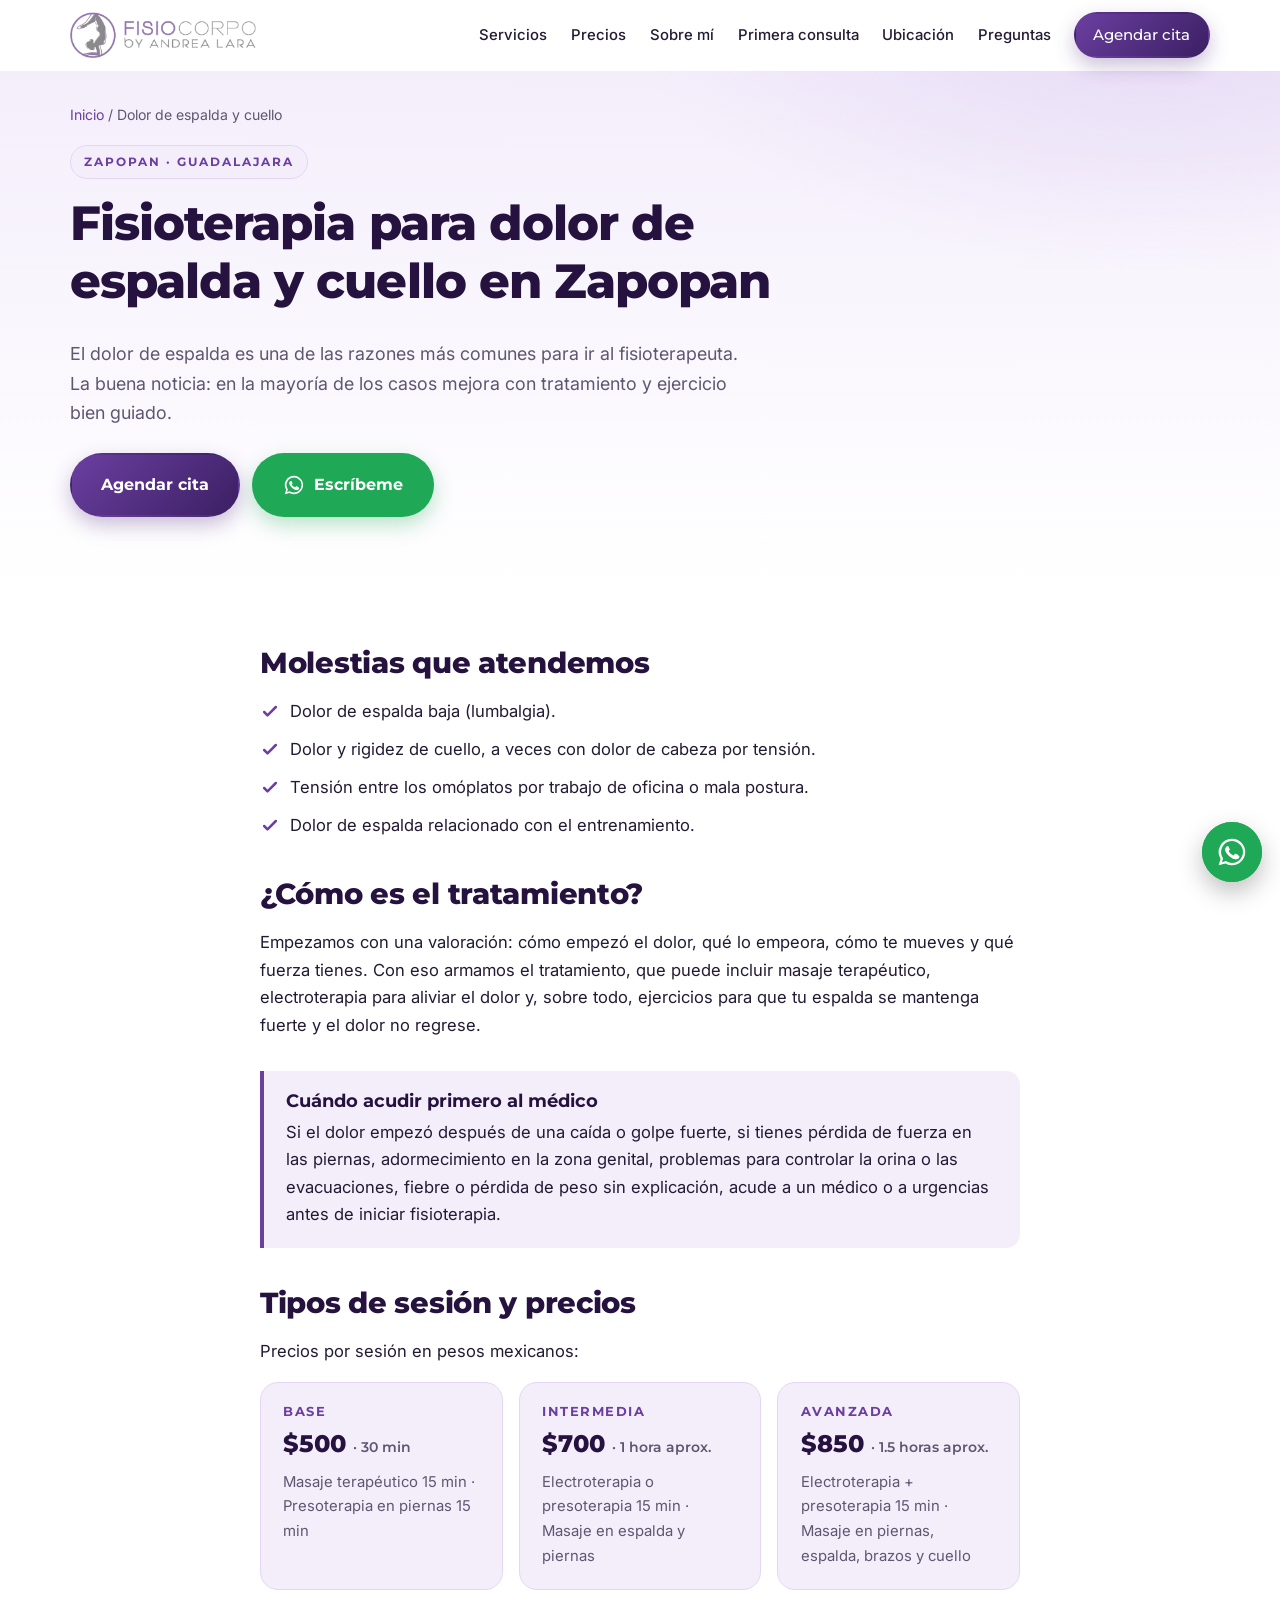
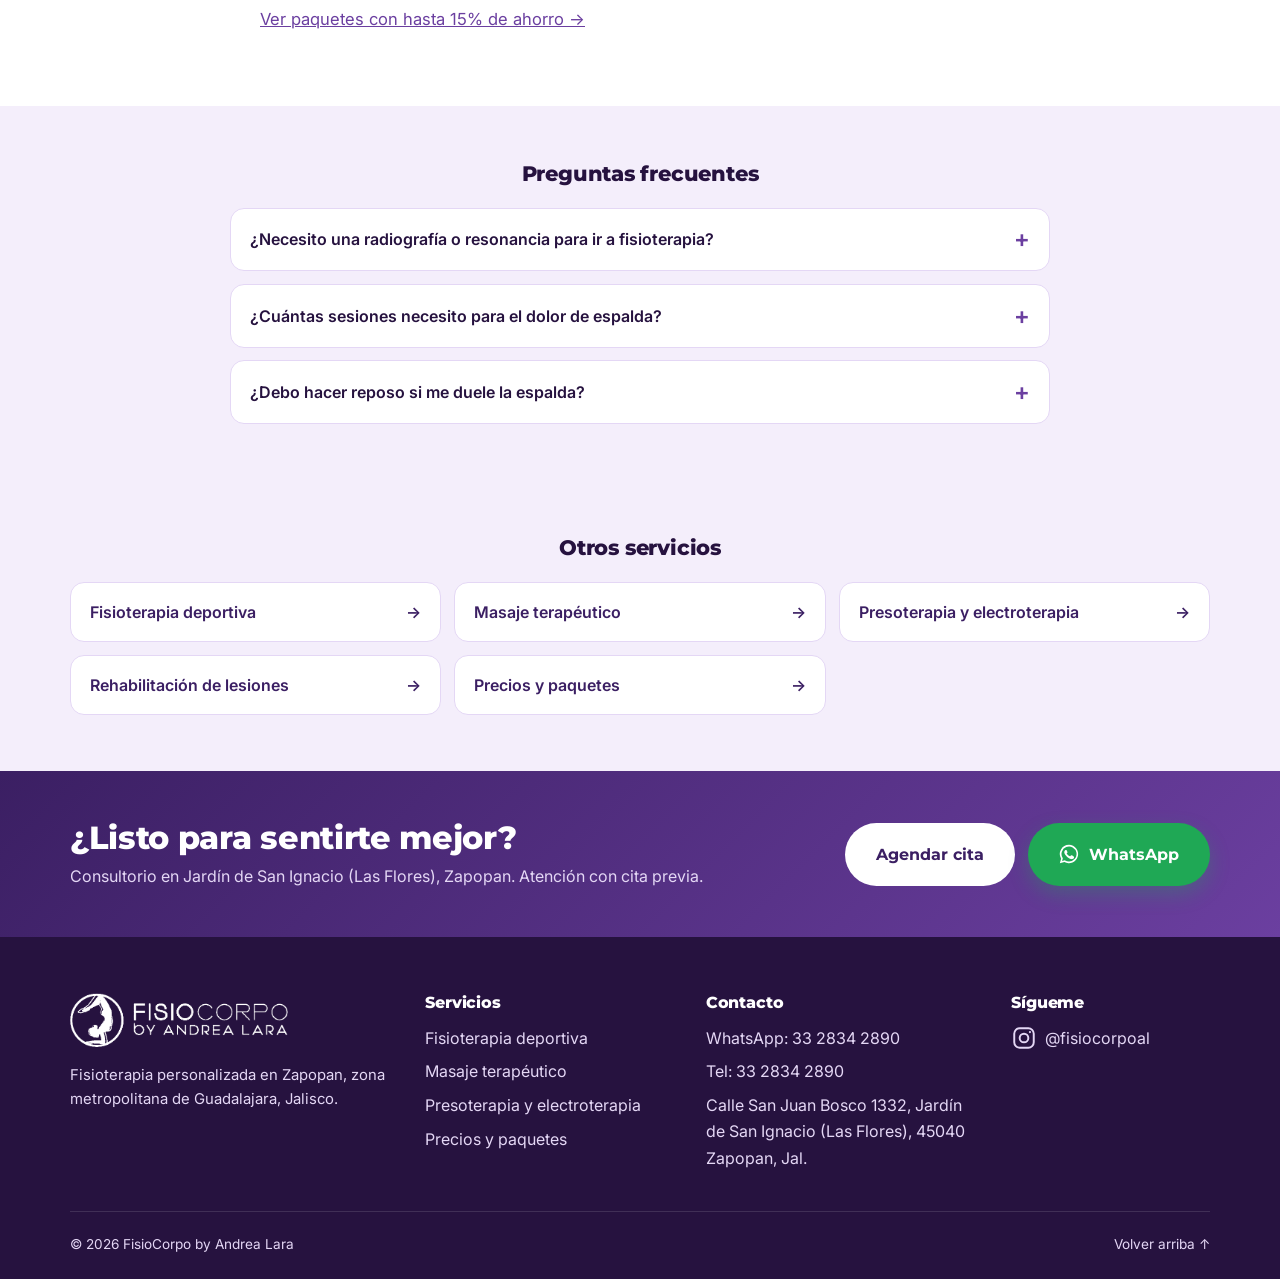
<file: dolor-de-espalda/index.html>
<!doctype html>
<html lang="es-MX">
<head>
  <meta charset="utf-8">
  <meta name="viewport" content="width=device-width, initial-scale=1">
  <title>Fisioterapia para dolor de espalda y cuello en Zapopan | FisioCorpo</title>
  <meta name="description" content="Fisioterapia para dolor de espalda baja, dorsal y cuello en Zapopan, Guadalajara. Valoración, terapia manual y ejercicios para aliviar el dolor y evitar que regrese.">
  <meta name="robots" content="noindex, follow">
  <link rel="canonical" href="https://fisiocorpo.com/dolor-de-espalda/">
  <meta name="theme-color" content="#3b1f63">
  <link rel="icon" href="/favicon.svg" type="image/svg+xml">
  <link rel="apple-touch-icon" href="/assets/apple-touch-icon.png">
  <link rel="manifest" href="/site.webmanifest">

  <meta property="og:type" content="website">
  <meta property="og:locale" content="es_MX">
  <meta property="og:site_name" content="FisioCorpo">
  <meta property="og:title" content="Fisioterapia para dolor de espalda y cuello en Zapopan | FisioCorpo">
  <meta property="og:description" content="Fisioterapia para dolor de espalda baja, dorsal y cuello en Zapopan, Guadalajara. Valoración, terapia manual y ejercicios para aliviar el dolor y evitar que regrese.">
  <meta property="og:url" content="https://fisiocorpo.com/dolor-de-espalda/">
  <meta property="og:image" content="https://fisiocorpo.com/assets/og-image.jpg">
  <meta property="og:image:width" content="1200">
  <meta property="og:image:height" content="630">
  <meta name="twitter:card" content="summary_large_image">

  <link rel="preconnect" href="https://fonts.googleapis.com">
  <link rel="preconnect" href="https://fonts.gstatic.com" crossorigin>
  <link href="https://fonts.googleapis.com/css2?family=Montserrat:wght@600;700;800&family=Inter:wght@400;500;600&display=swap" rel="stylesheet">
  <link rel="stylesheet" href="/styles.css">

  <script type="application/ld+json">
{
  "@context": "https://schema.org",
  "@graph": [
    {
      "@type": "WebPage",
      "@id": "https://fisiocorpo.com/dolor-de-espalda/#webpage",
      "url": "https://fisiocorpo.com/dolor-de-espalda/",
      "name": "Fisioterapia para dolor de espalda y cuello en Zapopan | FisioCorpo",
      "description": "Fisioterapia para dolor de espalda baja, dorsal y cuello en Zapopan, Guadalajara. Valoración, terapia manual y ejercicios para aliviar el dolor y evitar que regrese.",
      "isPartOf": {
        "@id": "https://fisiocorpo.com/#web"
      },
      "inLanguage": "es-MX",
      "breadcrumb": {
        "@id": "https://fisiocorpo.com/dolor-de-espalda/#breadcrumb"
      }
    },
    {
      "@type": "Service",
      "@id": "https://fisiocorpo.com/dolor-de-espalda/#servicio",
      "name": "Dolor de espalda y cuello",
      "serviceType": "Fisioterapia para dolor de espalda",
      "description": "Fisioterapia para dolor de espalda baja, dorsal y cuello en Zapopan, Guadalajara. Valoración, terapia manual y ejercicios para aliviar el dolor y evitar que regrese.",
      "provider": {
        "@id": "https://fisiocorpo.com/#negocio"
      },
      "areaServed": [
        {
          "@type": "City",
          "name": "Zapopan"
        },
        {
          "@type": "City",
          "name": "Guadalajara"
        },
        {
          "@type": "AdministrativeArea",
          "name": "Zona Metropolitana de Guadalajara"
        }
      ],
      "offers": {
        "@type": "AggregateOffer",
        "lowPrice": "500",
        "highPrice": "850",
        "priceCurrency": "MXN"
      }
    },
    {
      "@type": "BreadcrumbList",
      "itemListElement": [
        {
          "@type": "ListItem",
          "position": 1,
          "name": "Inicio",
          "item": "https://fisiocorpo.com/"
        },
        {
          "@type": "ListItem",
          "position": 2,
          "name": "Dolor de espalda y cuello",
          "item": "https://fisiocorpo.com/dolor-de-espalda/"
        }
      ],
      "@id": "https://fisiocorpo.com/dolor-de-espalda/#breadcrumb"
    },
    {
      "@type": [
        "Physiotherapy",
        "MedicalBusiness"
      ],
      "@id": "https://fisiocorpo.com/#negocio",
      "name": "FisioCorpo by Andrea Lara",
      "alternateName": "FisioCorpo",
      "description": "Consultorio de fisioterapia en Zapopan, Jalisco: fisioterapia deportiva, masaje terapéutico, presoterapia y electroterapia.",
      "url": "https://fisiocorpo.com/",
      "image": "https://fisiocorpo.com/assets/og-image.jpg",
      "logo": "https://fisiocorpo.com/assets/logo.png",
      "telephone": "+523328342890",
      "priceRange": "$500 - $850 MXN",
      "currenciesAccepted": "MXN",
      "address": {
        "@type": "PostalAddress",
        "streetAddress": "Calle San Juan Bosco 1332, Col. Jardín de San Ignacio (Las Flores)",
        "addressLocality": "Zapopan",
        "addressRegion": "Jalisco",
        "postalCode": "45040",
        "addressCountry": "MX"
      },
      "geo": {
        "@type": "GeoCoordinates",
        "latitude": 20.668792,
        "longitude": -103.410477
      },
      "hasMap": "https://www.google.com/maps/search/?api=1&query=Calle+San+Juan+Bosco+1332,+Jard%C3%ADn+de+San+Ignacio,+45040+Zapopan,+Jalisco,+M%C3%A9xico",
      "areaServed": [
        {
          "@type": "City",
          "name": "Zapopan"
        },
        {
          "@type": "City",
          "name": "Guadalajara"
        },
        {
          "@type": "AdministrativeArea",
          "name": "Zona Metropolitana de Guadalajara"
        }
      ],
      "openingHoursSpecification": [
        {
          "@type": "OpeningHoursSpecification",
          "dayOfWeek": "Monday",
          "opens": "16:00",
          "closes": "20:00"
        },
        {
          "@type": "OpeningHoursSpecification",
          "dayOfWeek": "Tuesday",
          "opens": "11:00",
          "closes": "17:00"
        },
        {
          "@type": "OpeningHoursSpecification",
          "dayOfWeek": "Thursday",
          "opens": "15:00",
          "closes": "20:00"
        },
        {
          "@type": "OpeningHoursSpecification",
          "dayOfWeek": "Friday",
          "opens": "09:00",
          "closes": "15:00"
        },
        {
          "@type": "OpeningHoursSpecification",
          "dayOfWeek": "Saturday",
          "opens": "10:00",
          "closes": "14:00"
        }
      ],
      "founder": {
        "@id": "https://fisiocorpo.com/#andrea"
      },
      "employee": {
        "@id": "https://fisiocorpo.com/#andrea"
      },
      "hasOfferCatalog": {
        "@type": "OfferCatalog",
        "name": "Sesiones de fisioterapia y recuperación",
        "itemListElement": [
          {
            "@type": "Offer",
            "name": "Sesión Base (30 min)",
            "description": "Masaje terapéutico 15 min · Presoterapia en piernas 15 min",
            "price": "500",
            "priceCurrency": "MXN"
          },
          {
            "@type": "Offer",
            "name": "Sesión Intermedia (1 hora aprox.)",
            "description": "Electroterapia o presoterapia 15 min · Masaje en espalda y piernas",
            "price": "700",
            "priceCurrency": "MXN"
          },
          {
            "@type": "Offer",
            "name": "Sesión Avanzada (1.5 horas aprox.)",
            "description": "Electroterapia + presoterapia 15 min · Masaje en piernas, espalda, brazos y cuello",
            "price": "850",
            "priceCurrency": "MXN"
          }
        ]
      },
      "sameAs": [
        "https://www.instagram.com/fisiocorpoal/"
      ]
    },
    {
      "@type": "FAQPage",
      "@id": "https://fisiocorpo.com/dolor-de-espalda/#faq",
      "mainEntity": [
        {
          "@type": "Question",
          "name": "¿Necesito una radiografía o resonancia para ir a fisioterapia?",
          "acceptedAnswer": {
            "@type": "Answer",
            "text": "No es necesario en la mayoría de los casos. Si ya tienes estudios, tráelos a la valoración."
          }
        },
        {
          "@type": "Question",
          "name": "¿Cuántas sesiones necesito para el dolor de espalda?",
          "acceptedAnswer": {
            "@type": "Answer",
            "text": "Depende de cada caso. Después de la valoración te explico un plan estimado y revisamos tu avance en cada sesión."
          }
        },
        {
          "@type": "Question",
          "name": "¿Debo hacer reposo si me duele la espalda?",
          "acceptedAnswer": {
            "@type": "Answer",
            "text": "En la mayoría de los casos, mantenerse activo dentro de lo tolerable ayuda más que el reposo absoluto. En la valoración te digo qué movimientos te convienen."
          }
        }
      ]
    }
  ]
}
</script>
</head>
  <!-- PENDIENTE: página oculta a Google (noindex) hasta que Andrea confirme que ofrece este servicio. Ver README. --><body>
  <a class="skip-link" href="#contenido">Saltar al contenido</a>

  <header class="header" id="top">
    <div class="container header__inner">
      <a class="brand has-logo" href="/" aria-label="FisioCorpo, ir al inicio">
        <img class="brand__logo" src="/assets/logo.webp" alt="FisioCorpo by Andrea Lara" width="186" height="46">
      </a>
      <button class="nav-toggle" aria-expanded="false" aria-controls="menu" aria-label="Abrir menú">
        <span></span><span></span><span></span>
      </button>
      <nav class="nav" id="menu" aria-label="Principal">
        <ul>
          <li><a href="/#servicios">Servicios</a></li>
          <li><a href="/precios/">Precios</a></li>
          <li><a href="/#sobre-mi">Sobre mí</a></li>
          <li><a href="/#como-funciona">Primera consulta</a></li>
          <li><a href="/#ubicacion">Ubicación</a></li>
          <li><a href="/#faq">Preguntas</a></li>
          <li><a class="btn btn--primary btn--sm" href="/#agendar">Agendar cita</a></li>
        </ul>
      </nav>
    </div>
  </header>

  <main id="contenido">
    <section class="page-hero">
      <div class="container">
        <nav class="crumbs" aria-label="Migas de pan"><a href="/">Inicio</a> <span aria-hidden="true">/</span> <span aria-current="page">Dolor de espalda y cuello</span></nav>
        <p class="eyebrow">Zapopan · Guadalajara</p>
        <h1>Fisioterapia para dolor de espalda y cuello en Zapopan</h1>
        <p class="lead">El dolor de espalda es una de las razones más comunes para ir al fisioterapeuta. La buena noticia: en la mayoría de los casos mejora con tratamiento y ejercicio bien guiado.</p>
        <div class="hero__ctas">
          <a class="btn btn--primary btn--lg" href="/#agendar">Agendar cita</a>
          <a class="btn btn--whatsapp btn--lg js-wa" data-wa-msg="Hola Andrea, tengo dolor de espalda y me gustaría agendar una valoración" href="https://wa.me/523328342890?text=Hola%20Andrea%2C%20tengo%20dolor%20de%20espalda%20y%20me%20gustar%C3%ADa%20agendar%20una%20valoraci%C3%B3n" target="_blank" rel="noopener"><svg viewBox="0 0 24 24" aria-hidden="true" class="wa-ico"><path d="M12 2a10 10 0 00-8.6 15.1L2 22l5-1.3A10 10 0 1012 2zm0 18.2a8.2 8.2 0 01-4.2-1.2l-.3-.2-3 .8.8-2.9-.2-.3A8.2 8.2 0 1112 20.2zm4.5-6.1c-.2-.1-1.5-.7-1.7-.8-.2-.1-.4-.1-.6.1l-.8 1c-.1.2-.3.2-.5.1a6.7 6.7 0 01-3.3-2.9c-.3-.4.2-.4.7-1.3.1-.2 0-.3 0-.4l-.8-1.8c-.2-.5-.4-.4-.6-.4h-.5a1 1 0 00-.7.3 3 3 0 00-.9 2.2 5.2 5.2 0 001.1 2.7 11.8 11.8 0 004.5 4c1.7.7 2.3.8 3.2.6a2.7 2.7 0 001.8-1.2 2.2 2.2 0 00.1-1.2c0-.1-.2-.2-.5-.3z"/></svg> Escríbeme</a>
        </div>
      </div>
    </section>

    <section class="section section--sm">
      <div class="container prose">
        <h2>Molestias que atendemos</h2>
        <ul class="checklist">
          <li><svg aria-hidden="true" viewBox="0 0 24 24"><path d="M5 12l4 4 10-10"/></svg><span>Dolor de espalda baja (lumbalgia).</span></li>
          <li><svg aria-hidden="true" viewBox="0 0 24 24"><path d="M5 12l4 4 10-10"/></svg><span>Dolor y rigidez de cuello, a veces con dolor de cabeza por tensión.</span></li>
          <li><svg aria-hidden="true" viewBox="0 0 24 24"><path d="M5 12l4 4 10-10"/></svg><span>Tensión entre los omóplatos por trabajo de oficina o mala postura.</span></li>
          <li><svg aria-hidden="true" viewBox="0 0 24 24"><path d="M5 12l4 4 10-10"/></svg><span>Dolor de espalda relacionado con el entrenamiento.</span></li>
        </ul>

        <h2>¿Cómo es el tratamiento?</h2>
        <p>Empezamos con una valoración: cómo empezó el dolor, qué lo empeora, cómo te mueves y qué fuerza tienes. Con eso armamos el tratamiento, que puede incluir masaje terapéutico, electroterapia para aliviar el dolor y, sobre todo, ejercicios para que tu espalda se mantenga fuerte y el dolor no regrese.</p>

        <div class="callout">
          <h3>Cuándo acudir primero al médico</h3>
          <p>Si el dolor empezó después de una caída o golpe fuerte, si tienes pérdida de fuerza en las piernas, adormecimiento en la zona genital, problemas para controlar la orina o las evacuaciones, fiebre o pérdida de peso sin explicación, acude a un médico o a urgencias antes de iniciar fisioterapia.</p>
        </div>

        <h2>Tipos de sesión y precios</h2>
        <p>Precios por sesión en pesos mexicanos:</p>
        <div class="sessions sessions--inline">
          <article class="session reveal">
            <h3 class="session__name">Base</h3>
            <p class="session__price">$500 <small>· 30 min</small></p>
            <p class="session__desc">Masaje terapéutico 15 min · Presoterapia en piernas 15 min</p>
          </article>
          <article class="session reveal">
            <h3 class="session__name">Intermedia</h3>
            <p class="session__price">$700 <small>· 1 hora aprox.</small></p>
            <p class="session__desc">Electroterapia o presoterapia 15 min · Masaje en espalda y piernas</p>
          </article>
          <article class="session reveal">
            <h3 class="session__name">Avanzada</h3>
            <p class="session__price">$850 <small>· 1.5 horas aprox.</small></p>
            <p class="session__desc">Electroterapia + presoterapia 15 min · Masaje en piernas, espalda, brazos y cuello</p>
          </article>
        </div>
        <p><a href="/precios/">Ver paquetes con hasta 15% de ahorro →</a></p>
      </div>
    </section>

    <section class="section section--tint section--sm" id="faq">
      <div class="container container--narrow">
        <h2 class="sub-head">Preguntas frecuentes</h2>
        <div class="faq">
          <details class="reveal"><summary>¿Necesito una radiografía o resonancia para ir a fisioterapia?</summary><p>No es necesario en la mayoría de los casos. Si ya tienes estudios, tráelos a la valoración.</p></details>
          <details class="reveal"><summary>¿Cuántas sesiones necesito para el dolor de espalda?</summary><p>Depende de cada caso. Después de la valoración te explico un plan estimado y revisamos tu avance en cada sesión.</p></details>
          <details class="reveal"><summary>¿Debo hacer reposo si me duele la espalda?</summary><p>En la mayoría de los casos, mantenerse activo dentro de lo tolerable ayuda más que el reposo absoluto. En la valoración te digo qué movimientos te convienen.</p></details>
        </div>
      </div>
    </section>

    <section class="section section--tint section--sm">
      <div class="container">
        <h2 class="sub-head">Otros servicios</h2>
        <ul class="related">
          <li><a href="/fisioterapia-deportiva/">Fisioterapia deportiva <span aria-hidden="true">→</span></a></li>
          <li><a href="/masaje-terapeutico/">Masaje terapéutico <span aria-hidden="true">→</span></a></li>
          <li><a href="/presoterapia-y-electroterapia/">Presoterapia y electroterapia <span aria-hidden="true">→</span></a></li>
          <li><a href="/rehabilitacion-de-lesiones/">Rehabilitación de lesiones <span aria-hidden="true">→</span></a></li>
          <li><a href="/precios/">Precios y paquetes <span aria-hidden="true">→</span></a></li>
        </ul>
      </div>
    </section>

    <section class="cta-band">
      <div class="container cta-band__inner">
        <div>
          <h2>¿Listo para sentirte mejor?</h2>
          <p>Consultorio en Jardín de San Ignacio (Las Flores), Zapopan. Atención con cita previa.</p>
        </div>
        <div class="cta-band__btns">
          <a class="btn btn--light btn--lg" href="/#agendar">Agendar cita</a>
          <a class="btn btn--whatsapp btn--lg js-wa" data-wa-msg="Hola Andrea, tengo dolor de espalda y me gustaría agendar una valoración" href="https://wa.me/523328342890?text=Hola%20Andrea%2C%20tengo%20dolor%20de%20espalda%20y%20me%20gustar%C3%ADa%20agendar%20una%20valoraci%C3%B3n" target="_blank" rel="noopener"><svg viewBox="0 0 24 24" aria-hidden="true" class="wa-ico"><path d="M12 2a10 10 0 00-8.6 15.1L2 22l5-1.3A10 10 0 1012 2zm0 18.2a8.2 8.2 0 01-4.2-1.2l-.3-.2-3 .8.8-2.9-.2-.3A8.2 8.2 0 1112 20.2zm4.5-6.1c-.2-.1-1.5-.7-1.7-.8-.2-.1-.4-.1-.6.1l-.8 1c-.1.2-.3.2-.5.1a6.7 6.7 0 01-3.3-2.9c-.3-.4.2-.4.7-1.3.1-.2 0-.3 0-.4l-.8-1.8c-.2-.5-.4-.4-.6-.4h-.5a1 1 0 00-.7.3 3 3 0 00-.9 2.2 5.2 5.2 0 001.1 2.7 11.8 11.8 0 004.5 4c1.7.7 2.3.8 3.2.6a2.7 2.7 0 001.8-1.2 2.2 2.2 0 00.1-1.2c0-.1-.2-.2-.5-.3z"/></svg> WhatsApp</a>
        </div>
      </div>
    </section>
  </main>

  <footer class="footer">
    <div class="container footer__inner footer__inner--4">
      <div>
        <a class="brand brand--light has-logo" href="/" aria-label="FisioCorpo, ir al inicio">
          <img class="brand__logo" src="/assets/logo-blanco.webp" alt="FisioCorpo by Andrea Lara" width="218" height="54" loading="lazy">
        </a>
        <p class="footer__tag">Fisioterapia personalizada en Zapopan, zona metropolitana de Guadalajara, Jalisco.</p>
      </div>
      <div>
        <h2 class="footer__h">Servicios</h2>
        <ul>
          <li><a href="/fisioterapia-deportiva/">Fisioterapia deportiva</a></li>
          <li><a href="/masaje-terapeutico/">Masaje terapéutico</a></li>
          <li><a href="/presoterapia-y-electroterapia/">Presoterapia y electroterapia</a></li>
          <li><a href="/precios/">Precios y paquetes</a></li>
        </ul>
      </div>
      <div>
        <h2 class="footer__h">Contacto</h2>
        <ul>
          <li><a class="js-wa" href="https://wa.me/523328342890?text=Hola%20Andrea%2C%20me%20gustar%C3%ADa%20agendar%20una%20cita%20de%20fisioterapia." target="_blank" rel="noopener">WhatsApp: 33 2834 2890</a></li>
          <li><a href="tel:+523328342890">Tel: 33 2834 2890</a></li>
          <!-- PENDIENTE: correo de contacto -> <li><a href="mailto:correo@fisiocorpo.com">correo@fisiocorpo.com</a></li> -->
          <li>Calle San Juan Bosco 1332, Jardín de San Ignacio (Las Flores), 45040 Zapopan, Jal.</li>
        </ul>
      </div>
      <div>
        <h2 class="footer__h">Sígueme</h2>
        <a class="social" href="https://www.instagram.com/fisiocorpoal/" target="_blank" rel="noopener" aria-label="Instagram de FisioCorpo (@fisiocorpoal)">
          <svg viewBox="0 0 24 24" aria-hidden="true"><rect x="3" y="3" width="18" height="18" rx="5"/><circle cx="12" cy="12" r="4"/><circle cx="17.5" cy="6.5" r="1" class="fill"/></svg>
          @fisiocorpoal
        </a>
      </div>
    </div>
    <div class="container footer__bottom">
      <!-- PENDIENTE: agregar "· Cédula profesional 0000000" cuando la tengas -->
      <p>© <span id="year">2026</span> FisioCorpo by Andrea Lara</p>
      <p><a href="#top">Volver arriba ↑</a></p>
    </div>
  </footer>

  <a class="wa-float js-wa" href="https://wa.me/523328342890?text=Hola%20Andrea%2C%20me%20gustar%C3%ADa%20agendar%20una%20cita%20de%20fisioterapia." target="_blank" rel="noopener" aria-label="Escríbeme por WhatsApp">
    <svg viewBox="0 0 24 24" aria-hidden="true"><path d="M12 2a10 10 0 00-8.6 15.1L2 22l5-1.3A10 10 0 1012 2zm0 18.2a8.2 8.2 0 01-4.2-1.2l-.3-.2-3 .8.8-2.9-.2-.3A8.2 8.2 0 1112 20.2zm4.5-6.1c-.2-.1-1.5-.7-1.7-.8-.2-.1-.4-.1-.6.1l-.8 1c-.1.2-.3.2-.5.1a6.7 6.7 0 01-3.3-2.9c-.3-.4.2-.4.7-1.3.1-.2 0-.3 0-.4l-.8-1.8c-.2-.5-.4-.4-.6-.4h-.5a1 1 0 00-.7.3 3 3 0 00-.9 2.2 5.2 5.2 0 001.1 2.7 11.8 11.8 0 004.5 4c1.7.7 2.3.8 3.2.6a2.7 2.7 0 001.8-1.2 2.2 2.2 0 00.1-1.2c0-.1-.2-.2-.5-.3z"/></svg>
  </a>

  <script src="/script.js" defer></script>
</body>
</html>
</file>
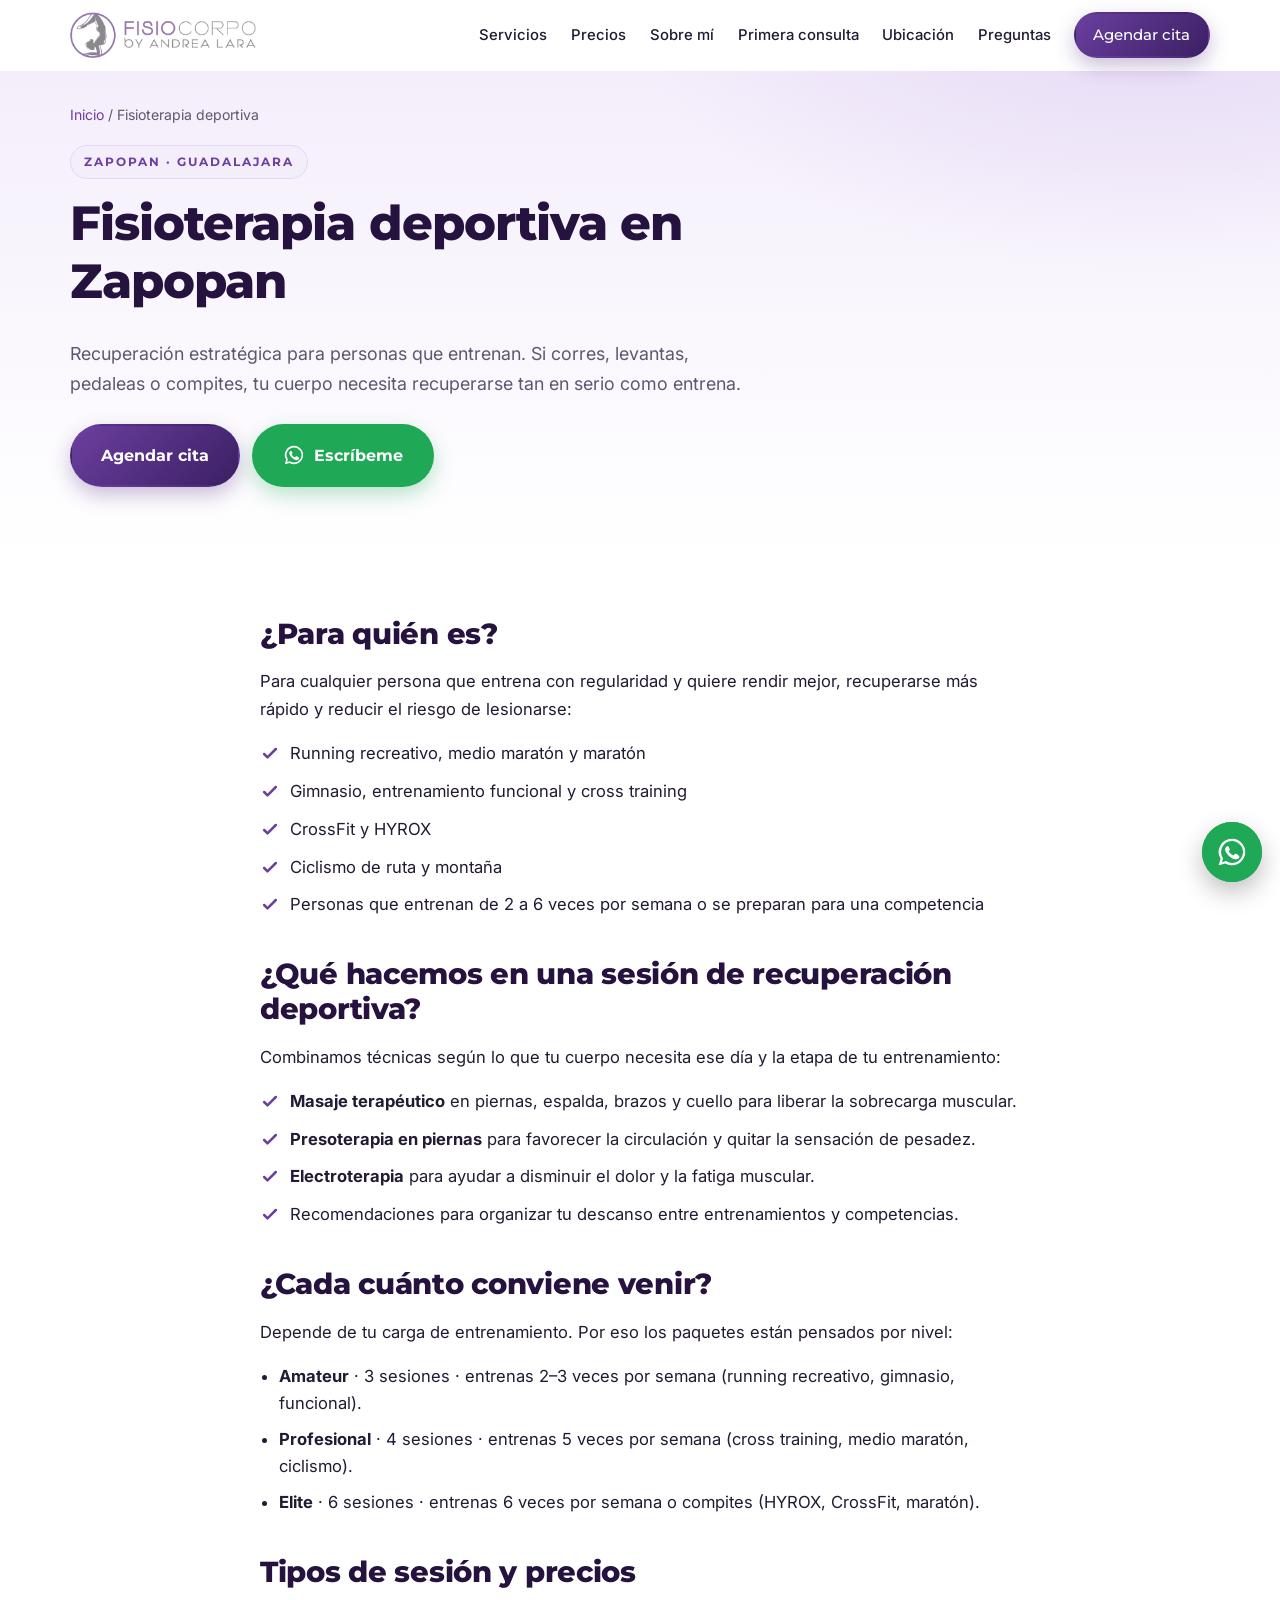
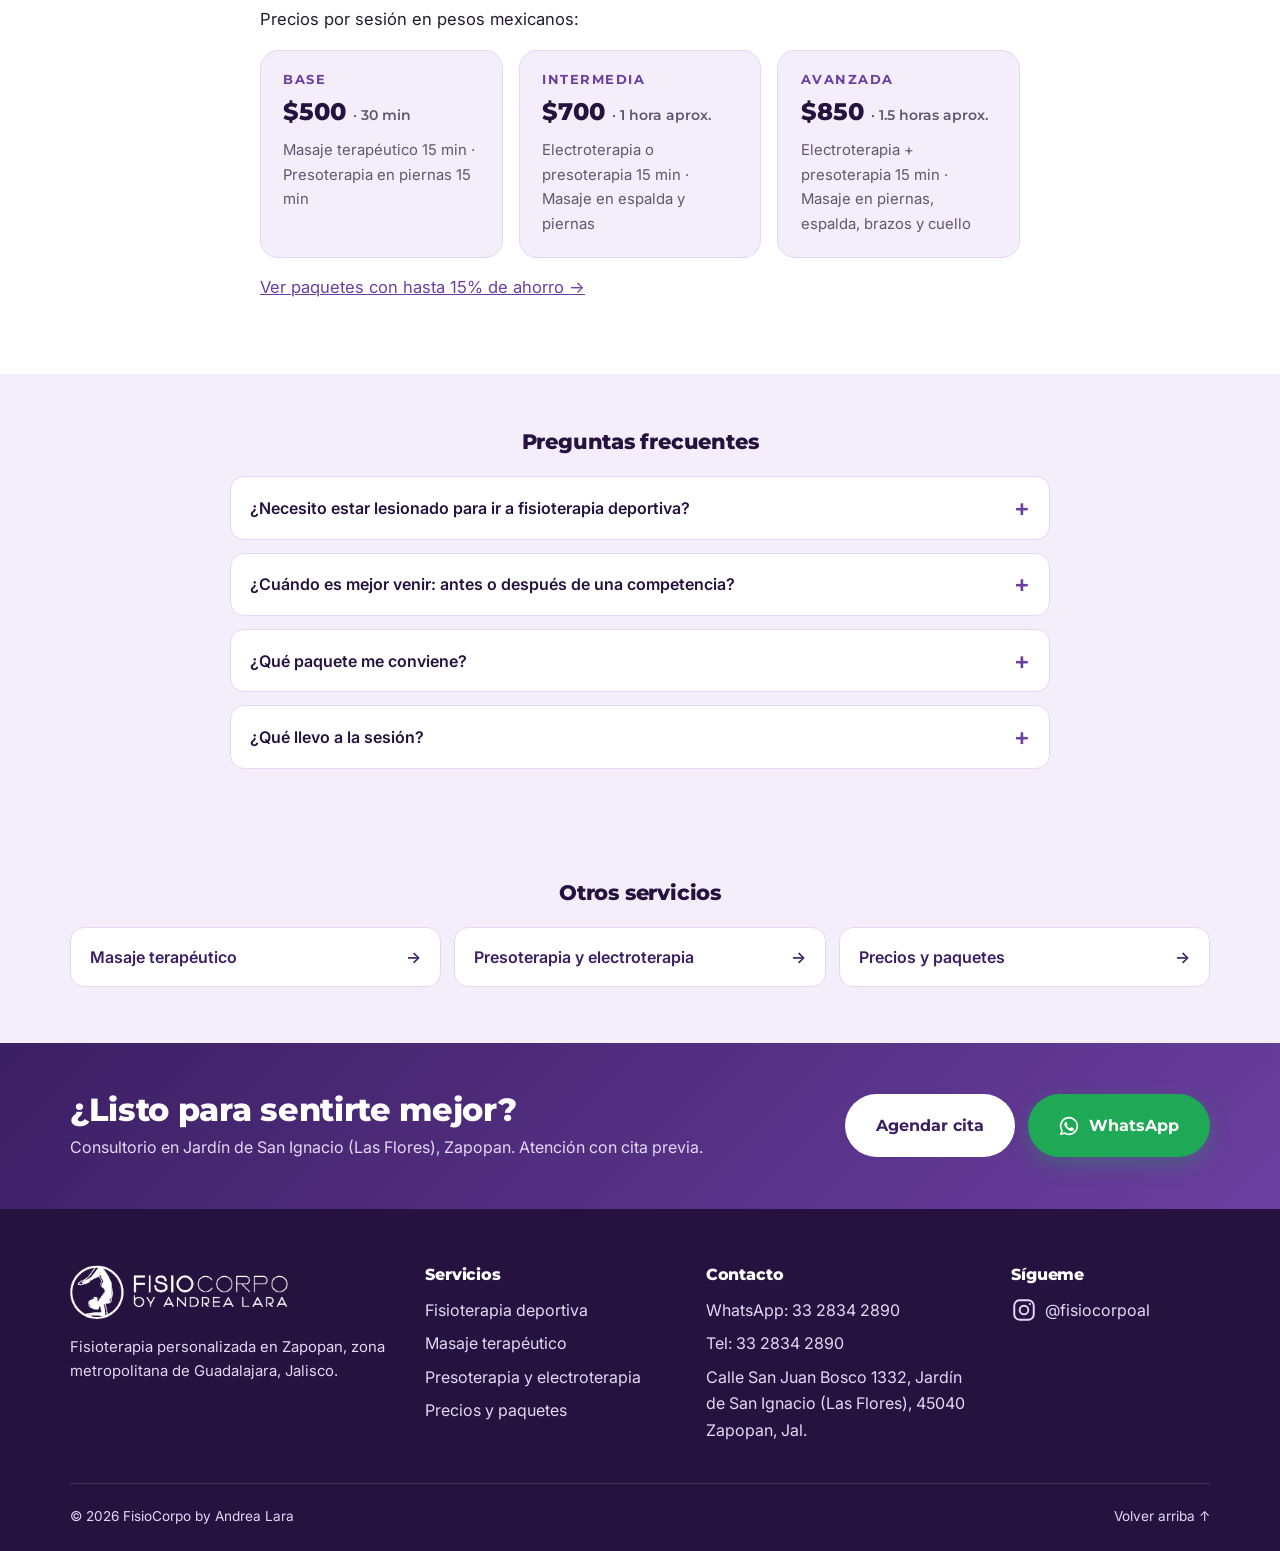
<file: fisioterapia-deportiva/index.html>
<!doctype html>
<html lang="es-MX">
<head>
  <meta charset="utf-8">
  <meta name="viewport" content="width=device-width, initial-scale=1">
  <title>Fisioterapia deportiva en Zapopan y Guadalajara | FisioCorpo</title>
  <meta name="description" content="Fisioterapia deportiva y recuperación para corredores, crossfiteros, ciclistas y atletas de HYROX en Zapopan, Guadalajara. Masaje, presoterapia y electroterapia. Paquetes con hasta 15% de ahorro.">
  <link rel="canonical" href="https://fisiocorpo.com/fisioterapia-deportiva/">
  <meta name="theme-color" content="#3b1f63">
  <link rel="icon" href="/favicon.svg" type="image/svg+xml">
  <link rel="apple-touch-icon" href="/assets/apple-touch-icon.png">
  <link rel="manifest" href="/site.webmanifest">

  <meta property="og:type" content="website">
  <meta property="og:locale" content="es_MX">
  <meta property="og:site_name" content="FisioCorpo">
  <meta property="og:title" content="Fisioterapia deportiva en Zapopan y Guadalajara | FisioCorpo">
  <meta property="og:description" content="Fisioterapia deportiva y recuperación para corredores, crossfiteros, ciclistas y atletas de HYROX en Zapopan, Guadalajara. Masaje, presoterapia y electroterapia. Paquetes con hasta 15% de ahorro.">
  <meta property="og:url" content="https://fisiocorpo.com/fisioterapia-deportiva/">
  <meta property="og:image" content="https://fisiocorpo.com/assets/og-image.jpg">
  <meta property="og:image:width" content="1200">
  <meta property="og:image:height" content="630">
  <meta name="twitter:card" content="summary_large_image">

  <link rel="preconnect" href="https://fonts.googleapis.com">
  <link rel="preconnect" href="https://fonts.gstatic.com" crossorigin>
  <link href="https://fonts.googleapis.com/css2?family=Montserrat:wght@600;700;800&family=Inter:wght@400;500;600&display=swap" rel="stylesheet">
  <link rel="stylesheet" href="/styles.css">

  <script type="application/ld+json">
{
  "@context": "https://schema.org",
  "@graph": [
    {
      "@type": "WebPage",
      "@id": "https://fisiocorpo.com/fisioterapia-deportiva/#webpage",
      "url": "https://fisiocorpo.com/fisioterapia-deportiva/",
      "name": "Fisioterapia deportiva en Zapopan y Guadalajara | FisioCorpo",
      "description": "Fisioterapia deportiva y recuperación para corredores, crossfiteros, ciclistas y atletas de HYROX en Zapopan, Guadalajara. Masaje, presoterapia y electroterapia. Paquetes con hasta 15% de ahorro.",
      "isPartOf": {
        "@id": "https://fisiocorpo.com/#web"
      },
      "inLanguage": "es-MX",
      "breadcrumb": {
        "@id": "https://fisiocorpo.com/fisioterapia-deportiva/#breadcrumb"
      }
    },
    {
      "@type": "Service",
      "@id": "https://fisiocorpo.com/fisioterapia-deportiva/#servicio",
      "name": "Fisioterapia deportiva",
      "serviceType": "Fisioterapia deportiva",
      "description": "Fisioterapia deportiva y recuperación para corredores, crossfiteros, ciclistas y atletas de HYROX en Zapopan, Guadalajara. Masaje, presoterapia y electroterapia. Paquetes con hasta 15% de ahorro.",
      "provider": {
        "@id": "https://fisiocorpo.com/#negocio"
      },
      "areaServed": [
        {
          "@type": "City",
          "name": "Zapopan"
        },
        {
          "@type": "City",
          "name": "Guadalajara"
        },
        {
          "@type": "AdministrativeArea",
          "name": "Zona Metropolitana de Guadalajara"
        }
      ],
      "offers": {
        "@type": "AggregateOffer",
        "lowPrice": "500",
        "highPrice": "850",
        "priceCurrency": "MXN"
      }
    },
    {
      "@type": "BreadcrumbList",
      "itemListElement": [
        {
          "@type": "ListItem",
          "position": 1,
          "name": "Inicio",
          "item": "https://fisiocorpo.com/"
        },
        {
          "@type": "ListItem",
          "position": 2,
          "name": "Fisioterapia deportiva",
          "item": "https://fisiocorpo.com/fisioterapia-deportiva/"
        }
      ],
      "@id": "https://fisiocorpo.com/fisioterapia-deportiva/#breadcrumb"
    },
    {
      "@type": [
        "Physiotherapy",
        "MedicalBusiness"
      ],
      "@id": "https://fisiocorpo.com/#negocio",
      "name": "FisioCorpo by Andrea Lara",
      "alternateName": "FisioCorpo",
      "description": "Consultorio de fisioterapia en Zapopan, Jalisco: fisioterapia deportiva, masaje terapéutico, presoterapia y electroterapia.",
      "url": "https://fisiocorpo.com/",
      "image": "https://fisiocorpo.com/assets/og-image.jpg",
      "logo": "https://fisiocorpo.com/assets/logo.png",
      "telephone": "+523328342890",
      "priceRange": "$500 - $850 MXN",
      "currenciesAccepted": "MXN",
      "address": {
        "@type": "PostalAddress",
        "streetAddress": "Calle San Juan Bosco 1332, Col. Jardín de San Ignacio (Las Flores)",
        "addressLocality": "Zapopan",
        "addressRegion": "Jalisco",
        "postalCode": "45040",
        "addressCountry": "MX"
      },
      "geo": {
        "@type": "GeoCoordinates",
        "latitude": 20.668792,
        "longitude": -103.410477
      },
      "hasMap": "https://www.google.com/maps/search/?api=1&query=Calle+San+Juan+Bosco+1332,+Jard%C3%ADn+de+San+Ignacio,+45040+Zapopan,+Jalisco,+M%C3%A9xico",
      "areaServed": [
        {
          "@type": "City",
          "name": "Zapopan"
        },
        {
          "@type": "City",
          "name": "Guadalajara"
        },
        {
          "@type": "AdministrativeArea",
          "name": "Zona Metropolitana de Guadalajara"
        }
      ],
      "openingHoursSpecification": [
        {
          "@type": "OpeningHoursSpecification",
          "dayOfWeek": "Monday",
          "opens": "16:00",
          "closes": "20:00"
        },
        {
          "@type": "OpeningHoursSpecification",
          "dayOfWeek": "Tuesday",
          "opens": "11:00",
          "closes": "17:00"
        },
        {
          "@type": "OpeningHoursSpecification",
          "dayOfWeek": "Thursday",
          "opens": "15:00",
          "closes": "20:00"
        },
        {
          "@type": "OpeningHoursSpecification",
          "dayOfWeek": "Friday",
          "opens": "09:00",
          "closes": "15:00"
        },
        {
          "@type": "OpeningHoursSpecification",
          "dayOfWeek": "Saturday",
          "opens": "10:00",
          "closes": "14:00"
        }
      ],
      "founder": {
        "@id": "https://fisiocorpo.com/#andrea"
      },
      "employee": {
        "@id": "https://fisiocorpo.com/#andrea"
      },
      "hasOfferCatalog": {
        "@type": "OfferCatalog",
        "name": "Sesiones de fisioterapia y recuperación",
        "itemListElement": [
          {
            "@type": "Offer",
            "name": "Sesión Base (30 min)",
            "description": "Masaje terapéutico 15 min · Presoterapia en piernas 15 min",
            "price": "500",
            "priceCurrency": "MXN"
          },
          {
            "@type": "Offer",
            "name": "Sesión Intermedia (1 hora aprox.)",
            "description": "Electroterapia o presoterapia 15 min · Masaje en espalda y piernas",
            "price": "700",
            "priceCurrency": "MXN"
          },
          {
            "@type": "Offer",
            "name": "Sesión Avanzada (1.5 horas aprox.)",
            "description": "Electroterapia + presoterapia 15 min · Masaje en piernas, espalda, brazos y cuello",
            "price": "850",
            "priceCurrency": "MXN"
          }
        ]
      },
      "sameAs": [
        "https://www.instagram.com/fisiocorpoal/"
      ]
    },
    {
      "@type": "FAQPage",
      "@id": "https://fisiocorpo.com/fisioterapia-deportiva/#faq",
      "mainEntity": [
        {
          "@type": "Question",
          "name": "¿Necesito estar lesionado para ir a fisioterapia deportiva?",
          "acceptedAnswer": {
            "@type": "Answer",
            "text": "No. La recuperación deportiva también es preventiva: ayuda a manejar la carga de entrenamiento y a detectar molestias antes de que se conviertan en lesión."
          }
        },
        {
          "@type": "Question",
          "name": "¿Cuándo es mejor venir: antes o después de una competencia?",
          "acceptedAnswer": {
            "@type": "Answer",
            "text": "Ambos momentos tienen sentido. En los días previos buscamos que llegues suelto y sin sobrecargas; después, ayudar a tu cuerpo a recuperarse. Escríbeme con la fecha de tu competencia y lo planeamos."
          }
        },
        {
          "@type": "Question",
          "name": "¿Qué paquete me conviene?",
          "acceptedAnswer": {
            "@type": "Answer",
            "text": "Si entrenas 2–3 veces por semana, Amateur; si entrenas 5 veces, Profesional; si entrenas 6 veces o compites, Elite. Todos tienen vigencia de 6 meses."
          }
        },
        {
          "@type": "Question",
          "name": "¿Qué llevo a la sesión?",
          "acceptedAnswer": {
            "@type": "Answer",
            "text": "Ropa cómoda (short y playera). Si traes un plan de entrenamiento o tienes una competencia próxima, cuéntamelo."
          }
        }
      ]
    }
  ]
}
</script>
</head><body>
  <a class="skip-link" href="#contenido">Saltar al contenido</a>

  <header class="header" id="top">
    <div class="container header__inner">
      <a class="brand has-logo" href="/" aria-label="FisioCorpo, ir al inicio">
        <img class="brand__logo" src="/assets/logo.webp" alt="FisioCorpo by Andrea Lara" width="186" height="46">
      </a>
      <button class="nav-toggle" aria-expanded="false" aria-controls="menu" aria-label="Abrir menú">
        <span></span><span></span><span></span>
      </button>
      <nav class="nav" id="menu" aria-label="Principal">
        <ul>
          <li><a href="/#servicios">Servicios</a></li>
          <li><a href="/precios/">Precios</a></li>
          <li><a href="/#sobre-mi">Sobre mí</a></li>
          <li><a href="/#como-funciona">Primera consulta</a></li>
          <li><a href="/#ubicacion">Ubicación</a></li>
          <li><a href="/#faq">Preguntas</a></li>
          <li><a class="btn btn--primary btn--sm" href="/#agendar">Agendar cita</a></li>
        </ul>
      </nav>
    </div>
  </header>

  <main id="contenido">
    <section class="page-hero">
      <div class="container">
        <nav class="crumbs" aria-label="Migas de pan"><a href="/">Inicio</a> <span aria-hidden="true">/</span> <span aria-current="page">Fisioterapia deportiva</span></nav>
        <p class="eyebrow">Zapopan · Guadalajara</p>
        <h1>Fisioterapia deportiva en Zapopan</h1>
        <p class="lead">Recuperación estratégica para personas que entrenan. Si corres, levantas, pedaleas o compites, tu cuerpo necesita recuperarse tan en serio como entrena.</p>
        <div class="hero__ctas">
          <a class="btn btn--primary btn--lg" href="/#agendar">Agendar cita</a>
          <a class="btn btn--whatsapp btn--lg js-wa" data-wa-msg="Hola Andrea, me interesa la fisioterapia deportiva" href="https://wa.me/523328342890?text=Hola%20Andrea%2C%20me%20interesa%20la%20fisioterapia%20deportiva" target="_blank" rel="noopener"><svg viewBox="0 0 24 24" aria-hidden="true" class="wa-ico"><path d="M12 2a10 10 0 00-8.6 15.1L2 22l5-1.3A10 10 0 1012 2zm0 18.2a8.2 8.2 0 01-4.2-1.2l-.3-.2-3 .8.8-2.9-.2-.3A8.2 8.2 0 1112 20.2zm4.5-6.1c-.2-.1-1.5-.7-1.7-.8-.2-.1-.4-.1-.6.1l-.8 1c-.1.2-.3.2-.5.1a6.7 6.7 0 01-3.3-2.9c-.3-.4.2-.4.7-1.3.1-.2 0-.3 0-.4l-.8-1.8c-.2-.5-.4-.4-.6-.4h-.5a1 1 0 00-.7.3 3 3 0 00-.9 2.2 5.2 5.2 0 001.1 2.7 11.8 11.8 0 004.5 4c1.7.7 2.3.8 3.2.6a2.7 2.7 0 001.8-1.2 2.2 2.2 0 00.1-1.2c0-.1-.2-.2-.5-.3z"/></svg> Escríbeme</a>
        </div>
      </div>
    </section>

    <section class="section section--sm">
      <div class="container prose">
        <h2>¿Para quién es?</h2>
        <p>Para cualquier persona que entrena con regularidad y quiere rendir mejor, recuperarse más rápido y reducir el riesgo de lesionarse:</p>
        <ul class="checklist">
          <li><svg aria-hidden="true" viewBox="0 0 24 24"><path d="M5 12l4 4 10-10"/></svg><span>Running recreativo, medio maratón y maratón</span></li>
          <li><svg aria-hidden="true" viewBox="0 0 24 24"><path d="M5 12l4 4 10-10"/></svg><span>Gimnasio, entrenamiento funcional y cross training</span></li>
          <li><svg aria-hidden="true" viewBox="0 0 24 24"><path d="M5 12l4 4 10-10"/></svg><span>CrossFit y HYROX</span></li>
          <li><svg aria-hidden="true" viewBox="0 0 24 24"><path d="M5 12l4 4 10-10"/></svg><span>Ciclismo de ruta y montaña</span></li>
          <li><svg aria-hidden="true" viewBox="0 0 24 24"><path d="M5 12l4 4 10-10"/></svg><span>Personas que entrenan de 2 a 6 veces por semana o se preparan para una competencia</span></li>
        </ul>

        <h2>¿Qué hacemos en una sesión de recuperación deportiva?</h2>
        <p>Combinamos técnicas según lo que tu cuerpo necesita ese día y la etapa de tu entrenamiento:</p>
        <ul class="checklist">
          <li><svg aria-hidden="true" viewBox="0 0 24 24"><path d="M5 12l4 4 10-10"/></svg><span><strong>Masaje terapéutico</strong> en piernas, espalda, brazos y cuello para liberar la sobrecarga muscular.</span></li>
          <li><svg aria-hidden="true" viewBox="0 0 24 24"><path d="M5 12l4 4 10-10"/></svg><span><strong>Presoterapia en piernas</strong> para favorecer la circulación y quitar la sensación de pesadez.</span></li>
          <li><svg aria-hidden="true" viewBox="0 0 24 24"><path d="M5 12l4 4 10-10"/></svg><span><strong>Electroterapia</strong> para ayudar a disminuir el dolor y la fatiga muscular.</span></li>
          <li><svg aria-hidden="true" viewBox="0 0 24 24"><path d="M5 12l4 4 10-10"/></svg><span>Recomendaciones para organizar tu descanso entre entrenamientos y competencias.</span></li>
        </ul>

        <h2>¿Cada cuánto conviene venir?</h2>
        <p>Depende de tu carga de entrenamiento. Por eso los paquetes están pensados por nivel:</p>
        <ul class="tiers-mini">
          <li><strong>Amateur</strong> · 3 sesiones · entrenas 2–3 veces por semana (running recreativo, gimnasio, funcional).</li>
          <li><strong>Profesional</strong> · 4 sesiones · entrenas 5 veces por semana (cross training, medio maratón, ciclismo).</li>
          <li><strong>Elite</strong> · 6 sesiones · entrenas 6 veces por semana o compites (HYROX, CrossFit, maratón).</li>
        </ul>

        <h2>Tipos de sesión y precios</h2>
        <p>Precios por sesión en pesos mexicanos:</p>
        <div class="sessions sessions--inline">
          <article class="session reveal">
            <h3 class="session__name">Base</h3>
            <p class="session__price">$500 <small>· 30 min</small></p>
            <p class="session__desc">Masaje terapéutico 15 min · Presoterapia en piernas 15 min</p>
          </article>
          <article class="session reveal">
            <h3 class="session__name">Intermedia</h3>
            <p class="session__price">$700 <small>· 1 hora aprox.</small></p>
            <p class="session__desc">Electroterapia o presoterapia 15 min · Masaje en espalda y piernas</p>
          </article>
          <article class="session reveal">
            <h3 class="session__name">Avanzada</h3>
            <p class="session__price">$850 <small>· 1.5 horas aprox.</small></p>
            <p class="session__desc">Electroterapia + presoterapia 15 min · Masaje en piernas, espalda, brazos y cuello</p>
          </article>
        </div>
        <p><a href="/precios/">Ver paquetes con hasta 15% de ahorro →</a></p>
      </div>
    </section>

    <section class="section section--tint section--sm" id="faq">
      <div class="container container--narrow">
        <h2 class="sub-head">Preguntas frecuentes</h2>
        <div class="faq">
          <details class="reveal"><summary>¿Necesito estar lesionado para ir a fisioterapia deportiva?</summary><p>No. La recuperación deportiva también es preventiva: ayuda a manejar la carga de entrenamiento y a detectar molestias antes de que se conviertan en lesión.</p></details>
          <details class="reveal"><summary>¿Cuándo es mejor venir: antes o después de una competencia?</summary><p>Ambos momentos tienen sentido. En los días previos buscamos que llegues suelto y sin sobrecargas; después, ayudar a tu cuerpo a recuperarse. Escríbeme con la fecha de tu competencia y lo planeamos.</p></details>
          <details class="reveal"><summary>¿Qué paquete me conviene?</summary><p>Si entrenas 2–3 veces por semana, Amateur; si entrenas 5 veces, Profesional; si entrenas 6 veces o compites, Elite. Todos tienen vigencia de 6 meses.</p></details>
          <details class="reveal"><summary>¿Qué llevo a la sesión?</summary><p>Ropa cómoda (short y playera). Si traes un plan de entrenamiento o tienes una competencia próxima, cuéntamelo.</p></details>
        </div>
      </div>
    </section>

    <section class="section section--tint section--sm">
      <div class="container">
        <h2 class="sub-head">Otros servicios</h2>
        <ul class="related">
          <li><a href="/masaje-terapeutico/">Masaje terapéutico <span aria-hidden="true">→</span></a></li>
          <li><a href="/presoterapia-y-electroterapia/">Presoterapia y electroterapia <span aria-hidden="true">→</span></a></li>
          <li><a href="/precios/">Precios y paquetes <span aria-hidden="true">→</span></a></li>
        </ul>
      </div>
    </section>

    <section class="cta-band">
      <div class="container cta-band__inner">
        <div>
          <h2>¿Listo para sentirte mejor?</h2>
          <p>Consultorio en Jardín de San Ignacio (Las Flores), Zapopan. Atención con cita previa.</p>
        </div>
        <div class="cta-band__btns">
          <a class="btn btn--light btn--lg" href="/#agendar">Agendar cita</a>
          <a class="btn btn--whatsapp btn--lg js-wa" data-wa-msg="Hola Andrea, me interesa la fisioterapia deportiva" href="https://wa.me/523328342890?text=Hola%20Andrea%2C%20me%20interesa%20la%20fisioterapia%20deportiva" target="_blank" rel="noopener"><svg viewBox="0 0 24 24" aria-hidden="true" class="wa-ico"><path d="M12 2a10 10 0 00-8.6 15.1L2 22l5-1.3A10 10 0 1012 2zm0 18.2a8.2 8.2 0 01-4.2-1.2l-.3-.2-3 .8.8-2.9-.2-.3A8.2 8.2 0 1112 20.2zm4.5-6.1c-.2-.1-1.5-.7-1.7-.8-.2-.1-.4-.1-.6.1l-.8 1c-.1.2-.3.2-.5.1a6.7 6.7 0 01-3.3-2.9c-.3-.4.2-.4.7-1.3.1-.2 0-.3 0-.4l-.8-1.8c-.2-.5-.4-.4-.6-.4h-.5a1 1 0 00-.7.3 3 3 0 00-.9 2.2 5.2 5.2 0 001.1 2.7 11.8 11.8 0 004.5 4c1.7.7 2.3.8 3.2.6a2.7 2.7 0 001.8-1.2 2.2 2.2 0 00.1-1.2c0-.1-.2-.2-.5-.3z"/></svg> WhatsApp</a>
        </div>
      </div>
    </section>
  </main>

  <footer class="footer">
    <div class="container footer__inner footer__inner--4">
      <div>
        <a class="brand brand--light has-logo" href="/" aria-label="FisioCorpo, ir al inicio">
          <img class="brand__logo" src="/assets/logo-blanco.webp" alt="FisioCorpo by Andrea Lara" width="218" height="54" loading="lazy">
        </a>
        <p class="footer__tag">Fisioterapia personalizada en Zapopan, zona metropolitana de Guadalajara, Jalisco.</p>
      </div>
      <div>
        <h2 class="footer__h">Servicios</h2>
        <ul>
          <li><a href="/fisioterapia-deportiva/">Fisioterapia deportiva</a></li>
          <li><a href="/masaje-terapeutico/">Masaje terapéutico</a></li>
          <li><a href="/presoterapia-y-electroterapia/">Presoterapia y electroterapia</a></li>
          <li><a href="/precios/">Precios y paquetes</a></li>
        </ul>
      </div>
      <div>
        <h2 class="footer__h">Contacto</h2>
        <ul>
          <li><a class="js-wa" href="https://wa.me/523328342890?text=Hola%20Andrea%2C%20me%20gustar%C3%ADa%20agendar%20una%20cita%20de%20fisioterapia." target="_blank" rel="noopener">WhatsApp: 33 2834 2890</a></li>
          <li><a href="tel:+523328342890">Tel: 33 2834 2890</a></li>
          <!-- PENDIENTE: correo de contacto -> <li><a href="mailto:correo@fisiocorpo.com">correo@fisiocorpo.com</a></li> -->
          <li>Calle San Juan Bosco 1332, Jardín de San Ignacio (Las Flores), 45040 Zapopan, Jal.</li>
        </ul>
      </div>
      <div>
        <h2 class="footer__h">Sígueme</h2>
        <a class="social" href="https://www.instagram.com/fisiocorpoal/" target="_blank" rel="noopener" aria-label="Instagram de FisioCorpo (@fisiocorpoal)">
          <svg viewBox="0 0 24 24" aria-hidden="true"><rect x="3" y="3" width="18" height="18" rx="5"/><circle cx="12" cy="12" r="4"/><circle cx="17.5" cy="6.5" r="1" class="fill"/></svg>
          @fisiocorpoal
        </a>
      </div>
    </div>
    <div class="container footer__bottom">
      <!-- PENDIENTE: agregar "· Cédula profesional 0000000" cuando la tengas -->
      <p>© <span id="year">2026</span> FisioCorpo by Andrea Lara</p>
      <p><a href="#top">Volver arriba ↑</a></p>
    </div>
  </footer>

  <a class="wa-float js-wa" href="https://wa.me/523328342890?text=Hola%20Andrea%2C%20me%20gustar%C3%ADa%20agendar%20una%20cita%20de%20fisioterapia." target="_blank" rel="noopener" aria-label="Escríbeme por WhatsApp">
    <svg viewBox="0 0 24 24" aria-hidden="true"><path d="M12 2a10 10 0 00-8.6 15.1L2 22l5-1.3A10 10 0 1012 2zm0 18.2a8.2 8.2 0 01-4.2-1.2l-.3-.2-3 .8.8-2.9-.2-.3A8.2 8.2 0 1112 20.2zm4.5-6.1c-.2-.1-1.5-.7-1.7-.8-.2-.1-.4-.1-.6.1l-.8 1c-.1.2-.3.2-.5.1a6.7 6.7 0 01-3.3-2.9c-.3-.4.2-.4.7-1.3.1-.2 0-.3 0-.4l-.8-1.8c-.2-.5-.4-.4-.6-.4h-.5a1 1 0 00-.7.3 3 3 0 00-.9 2.2 5.2 5.2 0 001.1 2.7 11.8 11.8 0 004.5 4c1.7.7 2.3.8 3.2.6a2.7 2.7 0 001.8-1.2 2.2 2.2 0 00.1-1.2c0-.1-.2-.2-.5-.3z"/></svg>
  </a>

  <script src="/script.js" defer></script>
</body>
</html>
</file>
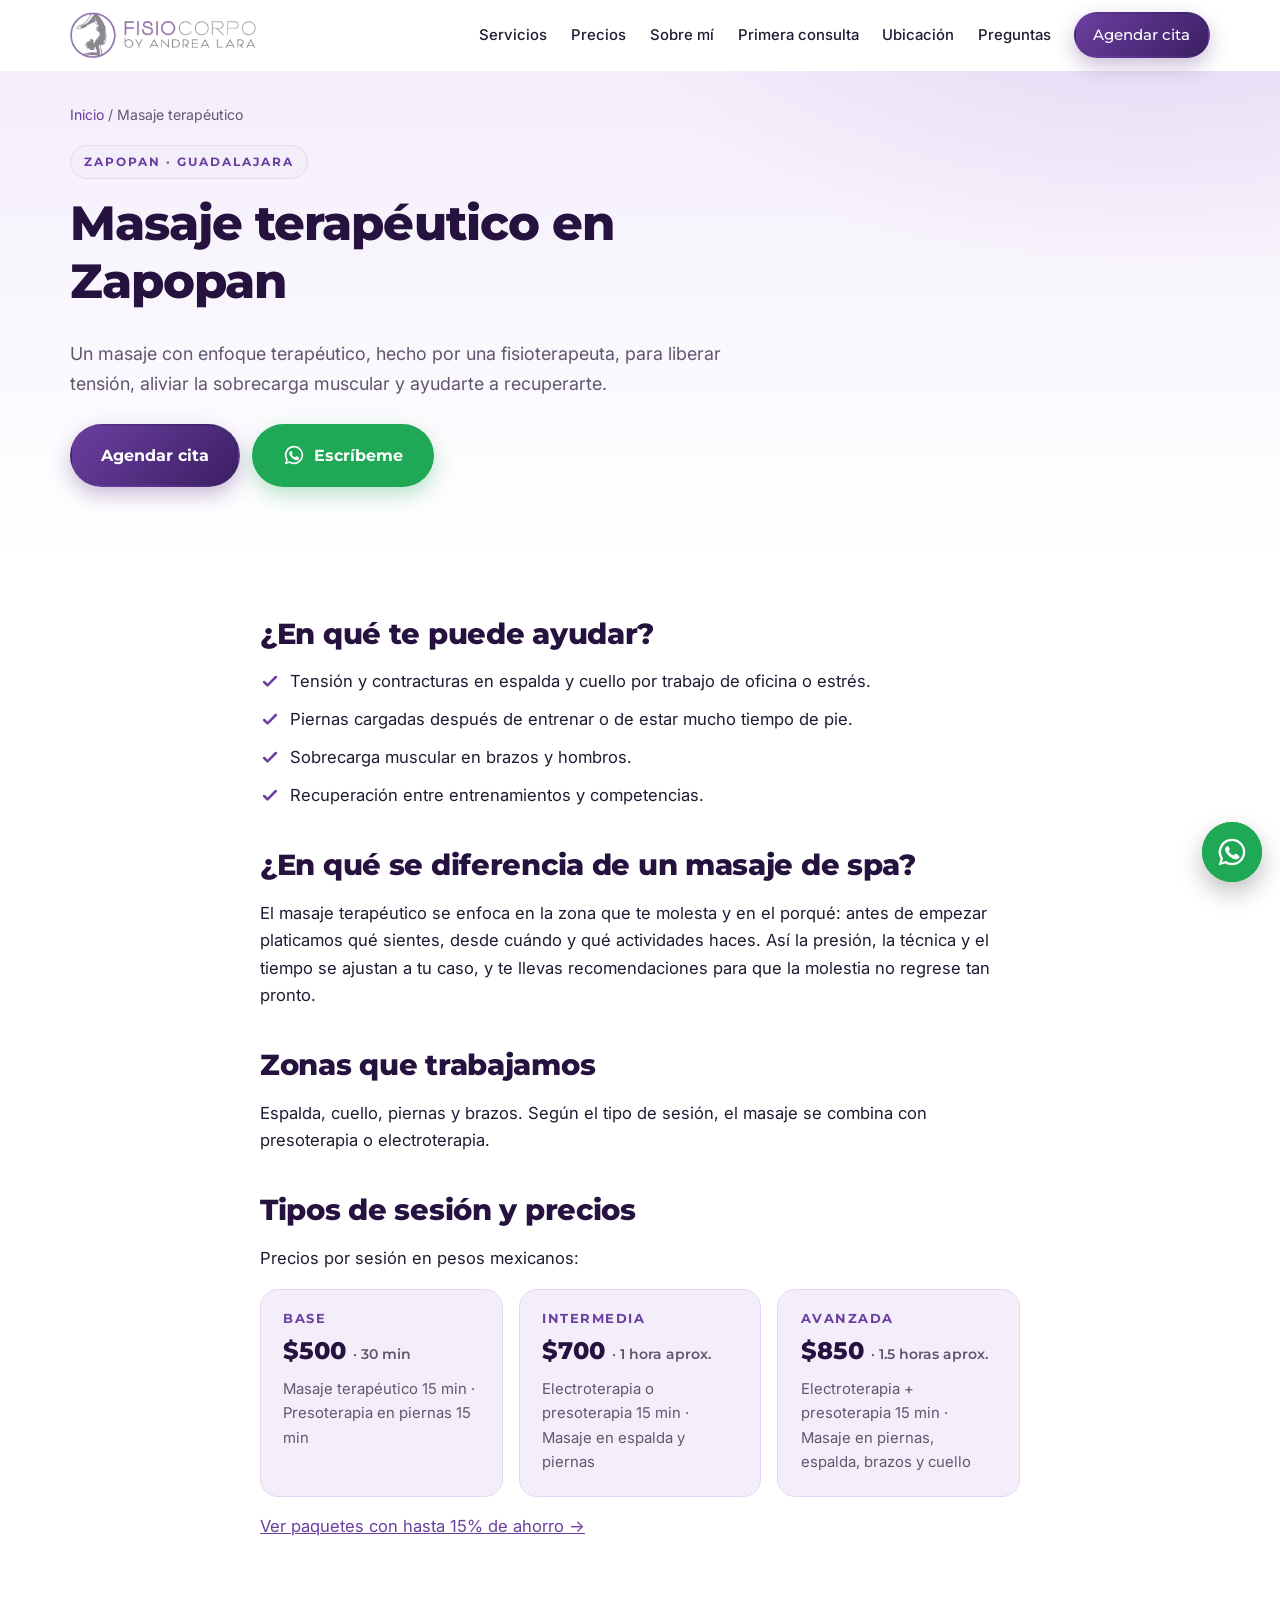
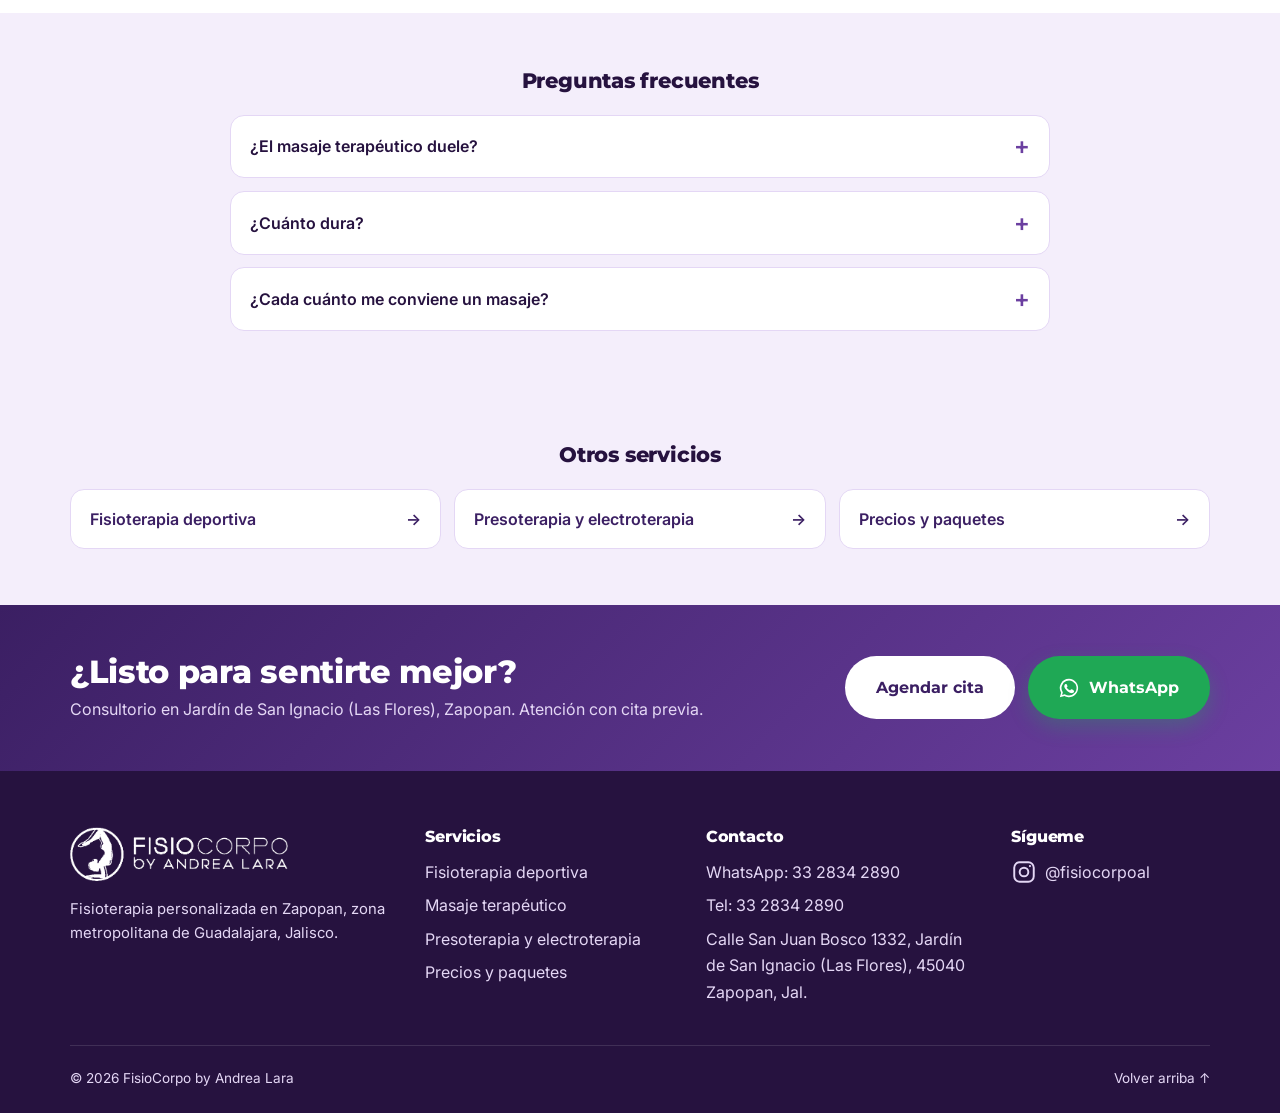
<file: masaje-terapeutico/index.html>
<!doctype html>
<html lang="es-MX">
<head>
  <meta charset="utf-8">
  <meta name="viewport" content="width=device-width, initial-scale=1">
  <title>Masaje terapéutico en Zapopan, Guadalajara | FisioCorpo</title>
  <meta name="description" content="Masaje terapéutico en Zapopan para aliviar tensión, contracturas y sobrecarga muscular en espalda, cuello, piernas y brazos. Con fisioterapeuta. Sesiones desde $500.">
  <link rel="canonical" href="https://fisiocorpo.com/masaje-terapeutico/">
  <meta name="theme-color" content="#3b1f63">
  <link rel="icon" href="/favicon.svg" type="image/svg+xml">
  <link rel="apple-touch-icon" href="/assets/apple-touch-icon.png">
  <link rel="manifest" href="/site.webmanifest">

  <meta property="og:type" content="website">
  <meta property="og:locale" content="es_MX">
  <meta property="og:site_name" content="FisioCorpo">
  <meta property="og:title" content="Masaje terapéutico en Zapopan, Guadalajara | FisioCorpo">
  <meta property="og:description" content="Masaje terapéutico en Zapopan para aliviar tensión, contracturas y sobrecarga muscular en espalda, cuello, piernas y brazos. Con fisioterapeuta. Sesiones desde $500.">
  <meta property="og:url" content="https://fisiocorpo.com/masaje-terapeutico/">
  <meta property="og:image" content="https://fisiocorpo.com/assets/og-image.jpg">
  <meta property="og:image:width" content="1200">
  <meta property="og:image:height" content="630">
  <meta name="twitter:card" content="summary_large_image">

  <link rel="preconnect" href="https://fonts.googleapis.com">
  <link rel="preconnect" href="https://fonts.gstatic.com" crossorigin>
  <link href="https://fonts.googleapis.com/css2?family=Montserrat:wght@600;700;800&family=Inter:wght@400;500;600&display=swap" rel="stylesheet">
  <link rel="stylesheet" href="/styles.css">

  <script type="application/ld+json">
{
  "@context": "https://schema.org",
  "@graph": [
    {
      "@type": "WebPage",
      "@id": "https://fisiocorpo.com/masaje-terapeutico/#webpage",
      "url": "https://fisiocorpo.com/masaje-terapeutico/",
      "name": "Masaje terapéutico en Zapopan, Guadalajara | FisioCorpo",
      "description": "Masaje terapéutico en Zapopan para aliviar tensión, contracturas y sobrecarga muscular en espalda, cuello, piernas y brazos. Con fisioterapeuta. Sesiones desde $500.",
      "isPartOf": {
        "@id": "https://fisiocorpo.com/#web"
      },
      "inLanguage": "es-MX",
      "breadcrumb": {
        "@id": "https://fisiocorpo.com/masaje-terapeutico/#breadcrumb"
      }
    },
    {
      "@type": "Service",
      "@id": "https://fisiocorpo.com/masaje-terapeutico/#servicio",
      "name": "Masaje terapéutico",
      "serviceType": "Masaje terapéutico",
      "description": "Masaje terapéutico en Zapopan para aliviar tensión, contracturas y sobrecarga muscular en espalda, cuello, piernas y brazos. Con fisioterapeuta. Sesiones desde $500.",
      "provider": {
        "@id": "https://fisiocorpo.com/#negocio"
      },
      "areaServed": [
        {
          "@type": "City",
          "name": "Zapopan"
        },
        {
          "@type": "City",
          "name": "Guadalajara"
        },
        {
          "@type": "AdministrativeArea",
          "name": "Zona Metropolitana de Guadalajara"
        }
      ],
      "offers": {
        "@type": "AggregateOffer",
        "lowPrice": "500",
        "highPrice": "850",
        "priceCurrency": "MXN"
      }
    },
    {
      "@type": "BreadcrumbList",
      "itemListElement": [
        {
          "@type": "ListItem",
          "position": 1,
          "name": "Inicio",
          "item": "https://fisiocorpo.com/"
        },
        {
          "@type": "ListItem",
          "position": 2,
          "name": "Masaje terapéutico",
          "item": "https://fisiocorpo.com/masaje-terapeutico/"
        }
      ],
      "@id": "https://fisiocorpo.com/masaje-terapeutico/#breadcrumb"
    },
    {
      "@type": [
        "Physiotherapy",
        "MedicalBusiness"
      ],
      "@id": "https://fisiocorpo.com/#negocio",
      "name": "FisioCorpo by Andrea Lara",
      "alternateName": "FisioCorpo",
      "description": "Consultorio de fisioterapia en Zapopan, Jalisco: fisioterapia deportiva, masaje terapéutico, presoterapia y electroterapia.",
      "url": "https://fisiocorpo.com/",
      "image": "https://fisiocorpo.com/assets/og-image.jpg",
      "logo": "https://fisiocorpo.com/assets/logo.png",
      "telephone": "+523328342890",
      "priceRange": "$500 - $850 MXN",
      "currenciesAccepted": "MXN",
      "address": {
        "@type": "PostalAddress",
        "streetAddress": "Calle San Juan Bosco 1332, Col. Jardín de San Ignacio (Las Flores)",
        "addressLocality": "Zapopan",
        "addressRegion": "Jalisco",
        "postalCode": "45040",
        "addressCountry": "MX"
      },
      "geo": {
        "@type": "GeoCoordinates",
        "latitude": 20.668792,
        "longitude": -103.410477
      },
      "hasMap": "https://www.google.com/maps/search/?api=1&query=Calle+San+Juan+Bosco+1332,+Jard%C3%ADn+de+San+Ignacio,+45040+Zapopan,+Jalisco,+M%C3%A9xico",
      "areaServed": [
        {
          "@type": "City",
          "name": "Zapopan"
        },
        {
          "@type": "City",
          "name": "Guadalajara"
        },
        {
          "@type": "AdministrativeArea",
          "name": "Zona Metropolitana de Guadalajara"
        }
      ],
      "openingHoursSpecification": [
        {
          "@type": "OpeningHoursSpecification",
          "dayOfWeek": "Monday",
          "opens": "16:00",
          "closes": "20:00"
        },
        {
          "@type": "OpeningHoursSpecification",
          "dayOfWeek": "Tuesday",
          "opens": "11:00",
          "closes": "17:00"
        },
        {
          "@type": "OpeningHoursSpecification",
          "dayOfWeek": "Thursday",
          "opens": "15:00",
          "closes": "20:00"
        },
        {
          "@type": "OpeningHoursSpecification",
          "dayOfWeek": "Friday",
          "opens": "09:00",
          "closes": "15:00"
        },
        {
          "@type": "OpeningHoursSpecification",
          "dayOfWeek": "Saturday",
          "opens": "10:00",
          "closes": "14:00"
        }
      ],
      "founder": {
        "@id": "https://fisiocorpo.com/#andrea"
      },
      "employee": {
        "@id": "https://fisiocorpo.com/#andrea"
      },
      "hasOfferCatalog": {
        "@type": "OfferCatalog",
        "name": "Sesiones de fisioterapia y recuperación",
        "itemListElement": [
          {
            "@type": "Offer",
            "name": "Sesión Base (30 min)",
            "description": "Masaje terapéutico 15 min · Presoterapia en piernas 15 min",
            "price": "500",
            "priceCurrency": "MXN"
          },
          {
            "@type": "Offer",
            "name": "Sesión Intermedia (1 hora aprox.)",
            "description": "Electroterapia o presoterapia 15 min · Masaje en espalda y piernas",
            "price": "700",
            "priceCurrency": "MXN"
          },
          {
            "@type": "Offer",
            "name": "Sesión Avanzada (1.5 horas aprox.)",
            "description": "Electroterapia + presoterapia 15 min · Masaje en piernas, espalda, brazos y cuello",
            "price": "850",
            "priceCurrency": "MXN"
          }
        ]
      },
      "sameAs": [
        "https://www.instagram.com/fisiocorpoal/"
      ]
    },
    {
      "@type": "FAQPage",
      "@id": "https://fisiocorpo.com/masaje-terapeutico/#faq",
      "mainEntity": [
        {
          "@type": "Question",
          "name": "¿El masaje terapéutico duele?",
          "acceptedAnswer": {
            "@type": "Answer",
            "text": "Puede haber zonas sensibles, sobre todo si hay mucha tensión, pero la presión se ajusta a ti. Siempre puedes pedir que sea más suave."
          }
        },
        {
          "@type": "Question",
          "name": "¿Cuánto dura?",
          "acceptedAnswer": {
            "@type": "Answer",
            "text": "En la sesión Base el masaje dura 15 minutos y se combina con 15 minutos de presoterapia. En las sesiones Intermedia (1 hora aprox.) y Avanzada (1.5 horas aprox.) el masaje abarca más zonas."
          }
        },
        {
          "@type": "Question",
          "name": "¿Cada cuánto me conviene un masaje?",
          "acceptedAnswer": {
            "@type": "Answer",
            "text": "Depende de tu actividad y de cómo responde tu cuerpo. Si entrenas seguido, los paquetes de recuperación te ayudan a organizarlo y a ahorrar."
          }
        }
      ]
    }
  ]
}
</script>
</head><body>
  <a class="skip-link" href="#contenido">Saltar al contenido</a>

  <header class="header" id="top">
    <div class="container header__inner">
      <a class="brand has-logo" href="/" aria-label="FisioCorpo, ir al inicio">
        <img class="brand__logo" src="/assets/logo.webp" alt="FisioCorpo by Andrea Lara" width="186" height="46">
      </a>
      <button class="nav-toggle" aria-expanded="false" aria-controls="menu" aria-label="Abrir menú">
        <span></span><span></span><span></span>
      </button>
      <nav class="nav" id="menu" aria-label="Principal">
        <ul>
          <li><a href="/#servicios">Servicios</a></li>
          <li><a href="/precios/">Precios</a></li>
          <li><a href="/#sobre-mi">Sobre mí</a></li>
          <li><a href="/#como-funciona">Primera consulta</a></li>
          <li><a href="/#ubicacion">Ubicación</a></li>
          <li><a href="/#faq">Preguntas</a></li>
          <li><a class="btn btn--primary btn--sm" href="/#agendar">Agendar cita</a></li>
        </ul>
      </nav>
    </div>
  </header>

  <main id="contenido">
    <section class="page-hero">
      <div class="container">
        <nav class="crumbs" aria-label="Migas de pan"><a href="/">Inicio</a> <span aria-hidden="true">/</span> <span aria-current="page">Masaje terapéutico</span></nav>
        <p class="eyebrow">Zapopan · Guadalajara</p>
        <h1>Masaje terapéutico en Zapopan</h1>
        <p class="lead">Un masaje con enfoque terapéutico, hecho por una fisioterapeuta, para liberar tensión, aliviar la sobrecarga muscular y ayudarte a recuperarte.</p>
        <div class="hero__ctas">
          <a class="btn btn--primary btn--lg" href="/#agendar">Agendar cita</a>
          <a class="btn btn--whatsapp btn--lg js-wa" data-wa-msg="Hola Andrea, me interesa un masaje terapéutico" href="https://wa.me/523328342890?text=Hola%20Andrea%2C%20me%20interesa%20un%20masaje%20terap%C3%A9utico" target="_blank" rel="noopener"><svg viewBox="0 0 24 24" aria-hidden="true" class="wa-ico"><path d="M12 2a10 10 0 00-8.6 15.1L2 22l5-1.3A10 10 0 1012 2zm0 18.2a8.2 8.2 0 01-4.2-1.2l-.3-.2-3 .8.8-2.9-.2-.3A8.2 8.2 0 1112 20.2zm4.5-6.1c-.2-.1-1.5-.7-1.7-.8-.2-.1-.4-.1-.6.1l-.8 1c-.1.2-.3.2-.5.1a6.7 6.7 0 01-3.3-2.9c-.3-.4.2-.4.7-1.3.1-.2 0-.3 0-.4l-.8-1.8c-.2-.5-.4-.4-.6-.4h-.5a1 1 0 00-.7.3 3 3 0 00-.9 2.2 5.2 5.2 0 001.1 2.7 11.8 11.8 0 004.5 4c1.7.7 2.3.8 3.2.6a2.7 2.7 0 001.8-1.2 2.2 2.2 0 00.1-1.2c0-.1-.2-.2-.5-.3z"/></svg> Escríbeme</a>
        </div>
      </div>
    </section>

    <section class="section section--sm">
      <div class="container prose">
        <h2>¿En qué te puede ayudar?</h2>
        <ul class="checklist">
          <li><svg aria-hidden="true" viewBox="0 0 24 24"><path d="M5 12l4 4 10-10"/></svg><span>Tensión y contracturas en espalda y cuello por trabajo de oficina o estrés.</span></li>
          <li><svg aria-hidden="true" viewBox="0 0 24 24"><path d="M5 12l4 4 10-10"/></svg><span>Piernas cargadas después de entrenar o de estar mucho tiempo de pie.</span></li>
          <li><svg aria-hidden="true" viewBox="0 0 24 24"><path d="M5 12l4 4 10-10"/></svg><span>Sobrecarga muscular en brazos y hombros.</span></li>
          <li><svg aria-hidden="true" viewBox="0 0 24 24"><path d="M5 12l4 4 10-10"/></svg><span>Recuperación entre entrenamientos y competencias.</span></li>
        </ul>

        <h2>¿En qué se diferencia de un masaje de spa?</h2>
        <p>El masaje terapéutico se enfoca en la zona que te molesta y en el porqué: antes de empezar platicamos qué sientes, desde cuándo y qué actividades haces. Así la presión, la técnica y el tiempo se ajustan a tu caso, y te llevas recomendaciones para que la molestia no regrese tan pronto.</p>

        <h2>Zonas que trabajamos</h2>
        <p>Espalda, cuello, piernas y brazos. Según el tipo de sesión, el masaje se combina con presoterapia o electroterapia.</p>

        <h2>Tipos de sesión y precios</h2>
        <p>Precios por sesión en pesos mexicanos:</p>
        <div class="sessions sessions--inline">
          <article class="session reveal">
            <h3 class="session__name">Base</h3>
            <p class="session__price">$500 <small>· 30 min</small></p>
            <p class="session__desc">Masaje terapéutico 15 min · Presoterapia en piernas 15 min</p>
          </article>
          <article class="session reveal">
            <h3 class="session__name">Intermedia</h3>
            <p class="session__price">$700 <small>· 1 hora aprox.</small></p>
            <p class="session__desc">Electroterapia o presoterapia 15 min · Masaje en espalda y piernas</p>
          </article>
          <article class="session reveal">
            <h3 class="session__name">Avanzada</h3>
            <p class="session__price">$850 <small>· 1.5 horas aprox.</small></p>
            <p class="session__desc">Electroterapia + presoterapia 15 min · Masaje en piernas, espalda, brazos y cuello</p>
          </article>
        </div>
        <p><a href="/precios/">Ver paquetes con hasta 15% de ahorro →</a></p>
      </div>
    </section>

    <section class="section section--tint section--sm" id="faq">
      <div class="container container--narrow">
        <h2 class="sub-head">Preguntas frecuentes</h2>
        <div class="faq">
          <details class="reveal"><summary>¿El masaje terapéutico duele?</summary><p>Puede haber zonas sensibles, sobre todo si hay mucha tensión, pero la presión se ajusta a ti. Siempre puedes pedir que sea más suave.</p></details>
          <details class="reveal"><summary>¿Cuánto dura?</summary><p>En la sesión Base el masaje dura 15 minutos y se combina con 15 minutos de presoterapia. En las sesiones Intermedia (1 hora aprox.) y Avanzada (1.5 horas aprox.) el masaje abarca más zonas.</p></details>
          <details class="reveal"><summary>¿Cada cuánto me conviene un masaje?</summary><p>Depende de tu actividad y de cómo responde tu cuerpo. Si entrenas seguido, los paquetes de recuperación te ayudan a organizarlo y a ahorrar.</p></details>
        </div>
      </div>
    </section>

    <section class="section section--tint section--sm">
      <div class="container">
        <h2 class="sub-head">Otros servicios</h2>
        <ul class="related">
          <li><a href="/fisioterapia-deportiva/">Fisioterapia deportiva <span aria-hidden="true">→</span></a></li>
          <li><a href="/presoterapia-y-electroterapia/">Presoterapia y electroterapia <span aria-hidden="true">→</span></a></li>
          <li><a href="/precios/">Precios y paquetes <span aria-hidden="true">→</span></a></li>
        </ul>
      </div>
    </section>

    <section class="cta-band">
      <div class="container cta-band__inner">
        <div>
          <h2>¿Listo para sentirte mejor?</h2>
          <p>Consultorio en Jardín de San Ignacio (Las Flores), Zapopan. Atención con cita previa.</p>
        </div>
        <div class="cta-band__btns">
          <a class="btn btn--light btn--lg" href="/#agendar">Agendar cita</a>
          <a class="btn btn--whatsapp btn--lg js-wa" data-wa-msg="Hola Andrea, me interesa un masaje terapéutico" href="https://wa.me/523328342890?text=Hola%20Andrea%2C%20me%20interesa%20un%20masaje%20terap%C3%A9utico" target="_blank" rel="noopener"><svg viewBox="0 0 24 24" aria-hidden="true" class="wa-ico"><path d="M12 2a10 10 0 00-8.6 15.1L2 22l5-1.3A10 10 0 1012 2zm0 18.2a8.2 8.2 0 01-4.2-1.2l-.3-.2-3 .8.8-2.9-.2-.3A8.2 8.2 0 1112 20.2zm4.5-6.1c-.2-.1-1.5-.7-1.7-.8-.2-.1-.4-.1-.6.1l-.8 1c-.1.2-.3.2-.5.1a6.7 6.7 0 01-3.3-2.9c-.3-.4.2-.4.7-1.3.1-.2 0-.3 0-.4l-.8-1.8c-.2-.5-.4-.4-.6-.4h-.5a1 1 0 00-.7.3 3 3 0 00-.9 2.2 5.2 5.2 0 001.1 2.7 11.8 11.8 0 004.5 4c1.7.7 2.3.8 3.2.6a2.7 2.7 0 001.8-1.2 2.2 2.2 0 00.1-1.2c0-.1-.2-.2-.5-.3z"/></svg> WhatsApp</a>
        </div>
      </div>
    </section>
  </main>

  <footer class="footer">
    <div class="container footer__inner footer__inner--4">
      <div>
        <a class="brand brand--light has-logo" href="/" aria-label="FisioCorpo, ir al inicio">
          <img class="brand__logo" src="/assets/logo-blanco.webp" alt="FisioCorpo by Andrea Lara" width="218" height="54" loading="lazy">
        </a>
        <p class="footer__tag">Fisioterapia personalizada en Zapopan, zona metropolitana de Guadalajara, Jalisco.</p>
      </div>
      <div>
        <h2 class="footer__h">Servicios</h2>
        <ul>
          <li><a href="/fisioterapia-deportiva/">Fisioterapia deportiva</a></li>
          <li><a href="/masaje-terapeutico/">Masaje terapéutico</a></li>
          <li><a href="/presoterapia-y-electroterapia/">Presoterapia y electroterapia</a></li>
          <li><a href="/precios/">Precios y paquetes</a></li>
        </ul>
      </div>
      <div>
        <h2 class="footer__h">Contacto</h2>
        <ul>
          <li><a class="js-wa" href="https://wa.me/523328342890?text=Hola%20Andrea%2C%20me%20gustar%C3%ADa%20agendar%20una%20cita%20de%20fisioterapia." target="_blank" rel="noopener">WhatsApp: 33 2834 2890</a></li>
          <li><a href="tel:+523328342890">Tel: 33 2834 2890</a></li>
          <!-- PENDIENTE: correo de contacto -> <li><a href="mailto:correo@fisiocorpo.com">correo@fisiocorpo.com</a></li> -->
          <li>Calle San Juan Bosco 1332, Jardín de San Ignacio (Las Flores), 45040 Zapopan, Jal.</li>
        </ul>
      </div>
      <div>
        <h2 class="footer__h">Sígueme</h2>
        <a class="social" href="https://www.instagram.com/fisiocorpoal/" target="_blank" rel="noopener" aria-label="Instagram de FisioCorpo (@fisiocorpoal)">
          <svg viewBox="0 0 24 24" aria-hidden="true"><rect x="3" y="3" width="18" height="18" rx="5"/><circle cx="12" cy="12" r="4"/><circle cx="17.5" cy="6.5" r="1" class="fill"/></svg>
          @fisiocorpoal
        </a>
      </div>
    </div>
    <div class="container footer__bottom">
      <!-- PENDIENTE: agregar "· Cédula profesional 0000000" cuando la tengas -->
      <p>© <span id="year">2026</span> FisioCorpo by Andrea Lara</p>
      <p><a href="#top">Volver arriba ↑</a></p>
    </div>
  </footer>

  <a class="wa-float js-wa" href="https://wa.me/523328342890?text=Hola%20Andrea%2C%20me%20gustar%C3%ADa%20agendar%20una%20cita%20de%20fisioterapia." target="_blank" rel="noopener" aria-label="Escríbeme por WhatsApp">
    <svg viewBox="0 0 24 24" aria-hidden="true"><path d="M12 2a10 10 0 00-8.6 15.1L2 22l5-1.3A10 10 0 1012 2zm0 18.2a8.2 8.2 0 01-4.2-1.2l-.3-.2-3 .8.8-2.9-.2-.3A8.2 8.2 0 1112 20.2zm4.5-6.1c-.2-.1-1.5-.7-1.7-.8-.2-.1-.4-.1-.6.1l-.8 1c-.1.2-.3.2-.5.1a6.7 6.7 0 01-3.3-2.9c-.3-.4.2-.4.7-1.3.1-.2 0-.3 0-.4l-.8-1.8c-.2-.5-.4-.4-.6-.4h-.5a1 1 0 00-.7.3 3 3 0 00-.9 2.2 5.2 5.2 0 001.1 2.7 11.8 11.8 0 004.5 4c1.7.7 2.3.8 3.2.6a2.7 2.7 0 001.8-1.2 2.2 2.2 0 00.1-1.2c0-.1-.2-.2-.5-.3z"/></svg>
  </a>

  <script src="/script.js" defer></script>
</body>
</html>
</file>
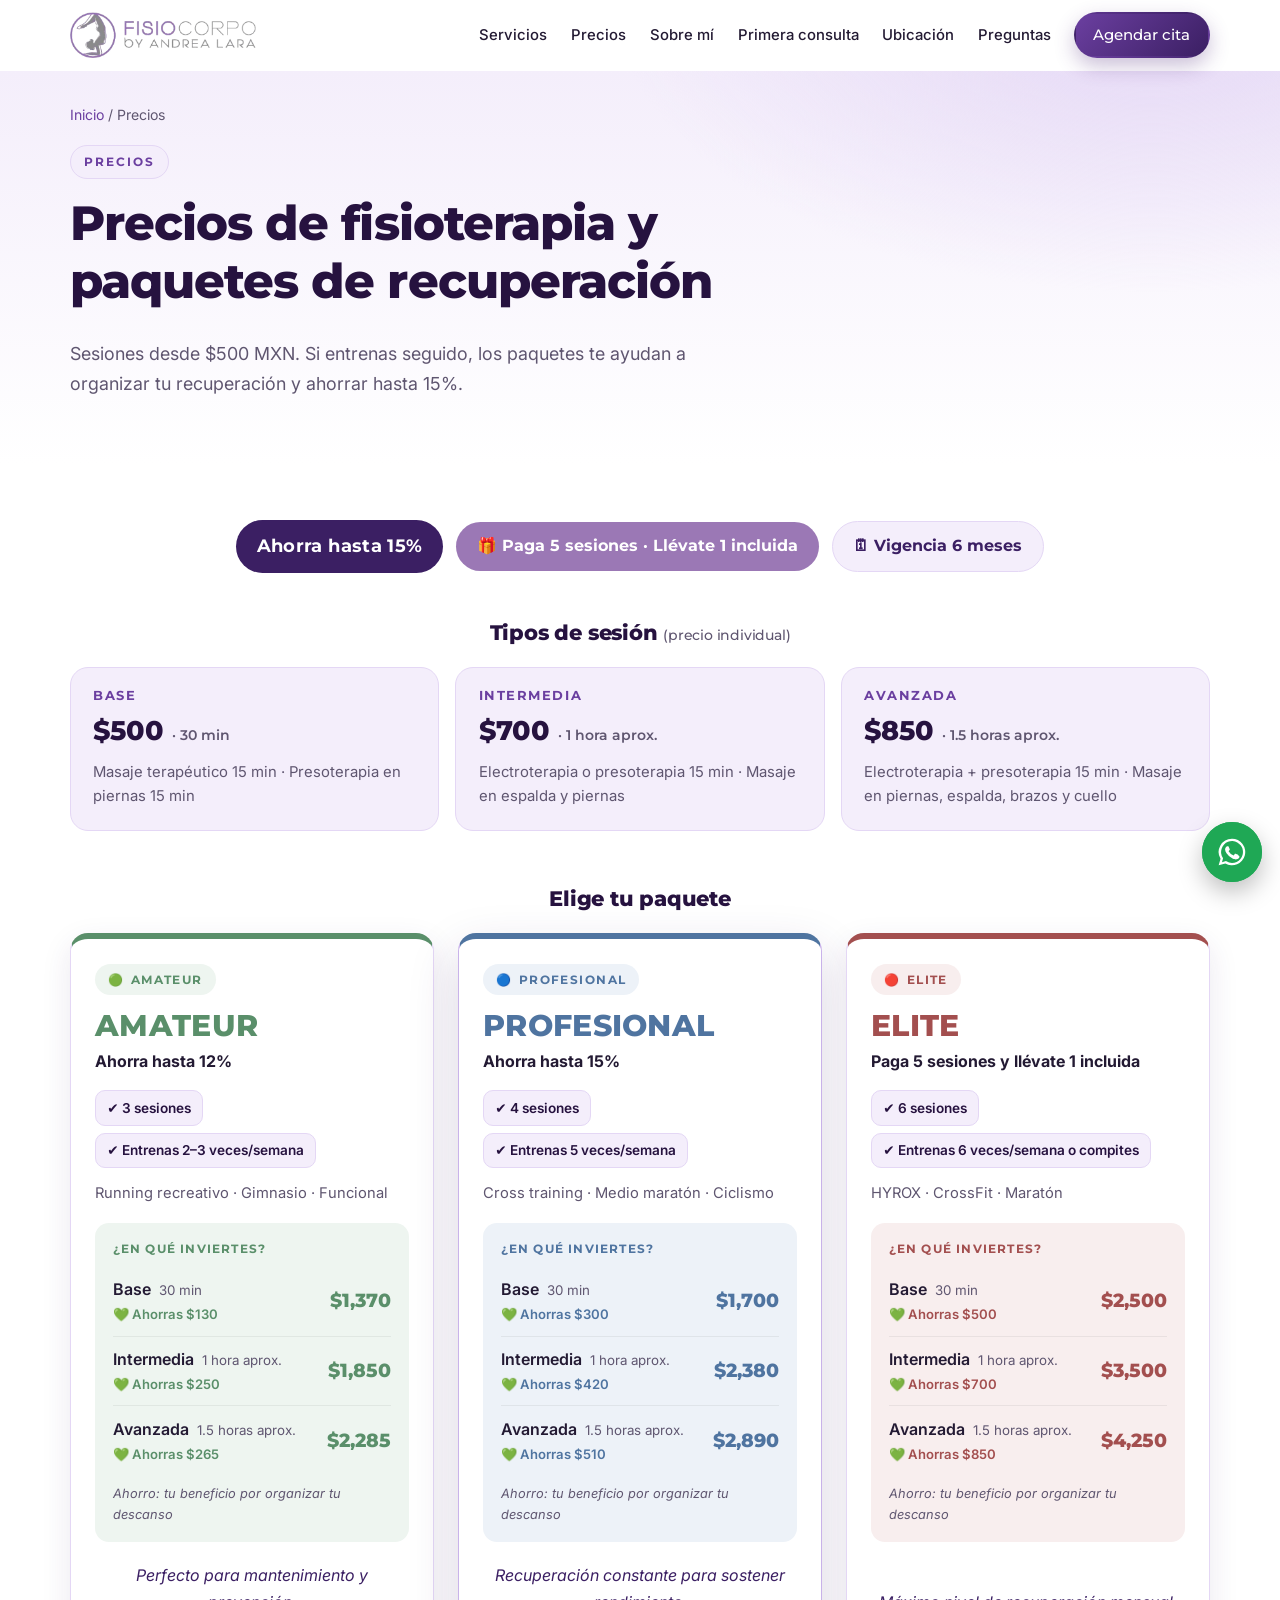
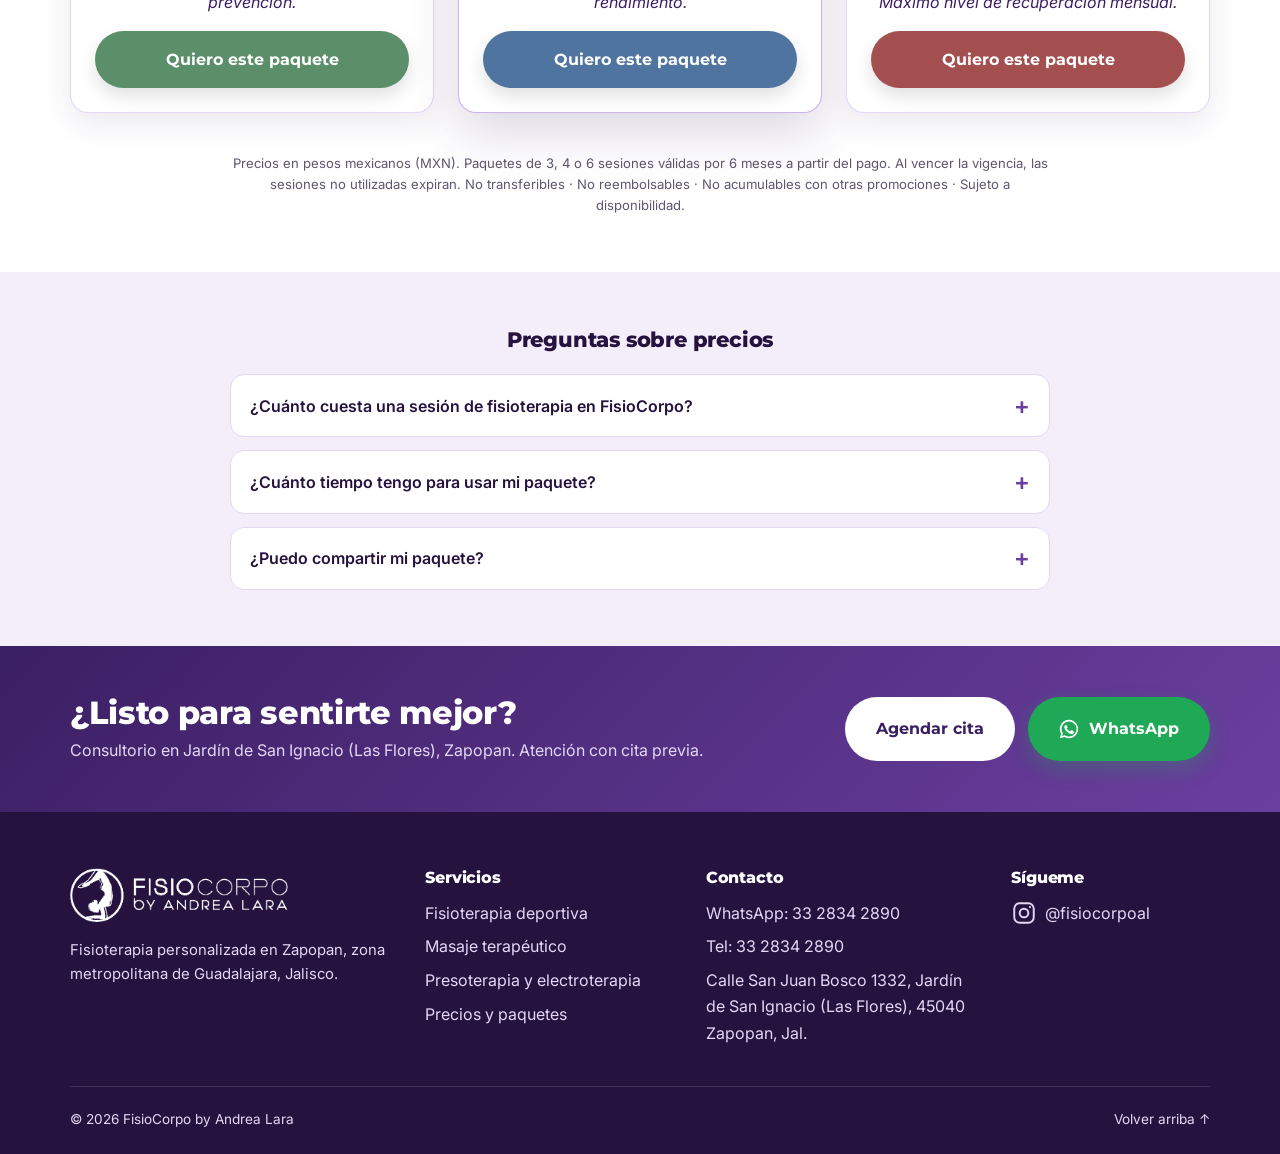
<file: precios/index.html>
<!doctype html>
<html lang="es-MX">
<head>
  <meta charset="utf-8">
  <meta name="viewport" content="width=device-width, initial-scale=1">
  <title>Precios de fisioterapia en Zapopan: sesiones y paquetes | FisioCorpo</title>
  <meta name="description" content="Precios de fisioterapia en Zapopan, Guadalajara: sesiones desde $500 MXN y paquetes de recuperación Amateur, Profesional y Elite con hasta 15% de ahorro.">
  <link rel="canonical" href="https://fisiocorpo.com/precios/">
  <meta name="theme-color" content="#3b1f63">
  <link rel="icon" href="/favicon.svg" type="image/svg+xml">
  <link rel="apple-touch-icon" href="/assets/apple-touch-icon.png">
  <link rel="manifest" href="/site.webmanifest">

  <meta property="og:type" content="website">
  <meta property="og:locale" content="es_MX">
  <meta property="og:site_name" content="FisioCorpo">
  <meta property="og:title" content="Precios de fisioterapia en Zapopan: sesiones y paquetes | FisioCorpo">
  <meta property="og:description" content="Precios de fisioterapia en Zapopan, Guadalajara: sesiones desde $500 MXN y paquetes de recuperación Amateur, Profesional y Elite con hasta 15% de ahorro.">
  <meta property="og:url" content="https://fisiocorpo.com/precios/">
  <meta property="og:image" content="https://fisiocorpo.com/assets/og-image.jpg">
  <meta property="og:image:width" content="1200">
  <meta property="og:image:height" content="630">
  <meta name="twitter:card" content="summary_large_image">

  <link rel="preconnect" href="https://fonts.googleapis.com">
  <link rel="preconnect" href="https://fonts.gstatic.com" crossorigin>
  <link href="https://fonts.googleapis.com/css2?family=Montserrat:wght@600;700;800&family=Inter:wght@400;500;600&display=swap" rel="stylesheet">
  <link rel="stylesheet" href="/styles.css">

  <script type="application/ld+json">
{
  "@context": "https://schema.org",
  "@graph": [
    {
      "@type": "WebPage",
      "@id": "https://fisiocorpo.com/precios/#webpage",
      "url": "https://fisiocorpo.com/precios/",
      "name": "Precios de fisioterapia en Zapopan: sesiones y paquetes | FisioCorpo",
      "description": "Precios de fisioterapia en Zapopan, Guadalajara: sesiones desde $500 MXN y paquetes de recuperación Amateur, Profesional y Elite con hasta 15% de ahorro.",
      "isPartOf": {
        "@id": "https://fisiocorpo.com/#web"
      },
      "about": {
        "@id": "https://fisiocorpo.com/#negocio"
      },
      "inLanguage": "es-MX",
      "breadcrumb": {
        "@id": "https://fisiocorpo.com/precios/#breadcrumb"
      }
    },
    {
      "@type": "BreadcrumbList",
      "itemListElement": [
        {
          "@type": "ListItem",
          "position": 1,
          "name": "Inicio",
          "item": "https://fisiocorpo.com/"
        },
        {
          "@type": "ListItem",
          "position": 2,
          "name": "Precios",
          "item": "https://fisiocorpo.com/precios/"
        }
      ],
      "@id": "https://fisiocorpo.com/precios/#breadcrumb"
    },
    {
      "@type": "OfferCatalog",
      "@id": "https://fisiocorpo.com/precios/#paquetes",
      "name": "Paquetes de recuperación FisioCorpo",
      "itemListElement": [
        {
          "@type": "Offer",
          "name": "Sesión Base (30 min)",
          "description": "Masaje terapéutico 15 min · Presoterapia en piernas 15 min",
          "price": "500",
          "priceCurrency": "MXN"
        },
        {
          "@type": "Offer",
          "name": "Sesión Intermedia (1 hora aprox.)",
          "description": "Electroterapia o presoterapia 15 min · Masaje en espalda y piernas",
          "price": "700",
          "priceCurrency": "MXN"
        },
        {
          "@type": "Offer",
          "name": "Sesión Avanzada (1.5 horas aprox.)",
          "description": "Electroterapia + presoterapia 15 min · Masaje en piernas, espalda, brazos y cuello",
          "price": "850",
          "priceCurrency": "MXN"
        },
        {
          "@type": "Offer",
          "name": "Paquete Amateur – sesión Base",
          "price": "1370",
          "priceCurrency": "MXN"
        },
        {
          "@type": "Offer",
          "name": "Paquete Amateur – sesión Intermedia",
          "price": "1850",
          "priceCurrency": "MXN"
        },
        {
          "@type": "Offer",
          "name": "Paquete Amateur – sesión Avanzada",
          "price": "2285",
          "priceCurrency": "MXN"
        },
        {
          "@type": "Offer",
          "name": "Paquete Profesional – sesión Base",
          "price": "1700",
          "priceCurrency": "MXN"
        },
        {
          "@type": "Offer",
          "name": "Paquete Profesional – sesión Intermedia",
          "price": "2380",
          "priceCurrency": "MXN"
        },
        {
          "@type": "Offer",
          "name": "Paquete Profesional – sesión Avanzada",
          "price": "2890",
          "priceCurrency": "MXN"
        },
        {
          "@type": "Offer",
          "name": "Paquete Elite – sesión Base",
          "price": "2500",
          "priceCurrency": "MXN"
        },
        {
          "@type": "Offer",
          "name": "Paquete Elite – sesión Intermedia",
          "price": "3500",
          "priceCurrency": "MXN"
        },
        {
          "@type": "Offer",
          "name": "Paquete Elite – sesión Avanzada",
          "price": "4250",
          "priceCurrency": "MXN"
        }
      ]
    },
    {
      "@type": [
        "Physiotherapy",
        "MedicalBusiness"
      ],
      "@id": "https://fisiocorpo.com/#negocio",
      "name": "FisioCorpo by Andrea Lara",
      "alternateName": "FisioCorpo",
      "description": "Consultorio de fisioterapia en Zapopan, Jalisco: fisioterapia deportiva, masaje terapéutico, presoterapia y electroterapia.",
      "url": "https://fisiocorpo.com/",
      "image": "https://fisiocorpo.com/assets/og-image.jpg",
      "logo": "https://fisiocorpo.com/assets/logo.png",
      "telephone": "+523328342890",
      "priceRange": "$500 - $850 MXN",
      "currenciesAccepted": "MXN",
      "address": {
        "@type": "PostalAddress",
        "streetAddress": "Calle San Juan Bosco 1332, Col. Jardín de San Ignacio (Las Flores)",
        "addressLocality": "Zapopan",
        "addressRegion": "Jalisco",
        "postalCode": "45040",
        "addressCountry": "MX"
      },
      "geo": {
        "@type": "GeoCoordinates",
        "latitude": 20.668792,
        "longitude": -103.410477
      },
      "hasMap": "https://www.google.com/maps/search/?api=1&query=Calle+San+Juan+Bosco+1332,+Jard%C3%ADn+de+San+Ignacio,+45040+Zapopan,+Jalisco,+M%C3%A9xico",
      "areaServed": [
        {
          "@type": "City",
          "name": "Zapopan"
        },
        {
          "@type": "City",
          "name": "Guadalajara"
        },
        {
          "@type": "AdministrativeArea",
          "name": "Zona Metropolitana de Guadalajara"
        }
      ],
      "openingHoursSpecification": [
        {
          "@type": "OpeningHoursSpecification",
          "dayOfWeek": "Monday",
          "opens": "16:00",
          "closes": "20:00"
        },
        {
          "@type": "OpeningHoursSpecification",
          "dayOfWeek": "Tuesday",
          "opens": "11:00",
          "closes": "17:00"
        },
        {
          "@type": "OpeningHoursSpecification",
          "dayOfWeek": "Thursday",
          "opens": "15:00",
          "closes": "20:00"
        },
        {
          "@type": "OpeningHoursSpecification",
          "dayOfWeek": "Friday",
          "opens": "09:00",
          "closes": "15:00"
        },
        {
          "@type": "OpeningHoursSpecification",
          "dayOfWeek": "Saturday",
          "opens": "10:00",
          "closes": "14:00"
        }
      ],
      "founder": {
        "@id": "https://fisiocorpo.com/#andrea"
      },
      "employee": {
        "@id": "https://fisiocorpo.com/#andrea"
      },
      "hasOfferCatalog": {
        "@type": "OfferCatalog",
        "name": "Sesiones de fisioterapia y recuperación",
        "itemListElement": [
          {
            "@type": "Offer",
            "name": "Sesión Base (30 min)",
            "description": "Masaje terapéutico 15 min · Presoterapia en piernas 15 min",
            "price": "500",
            "priceCurrency": "MXN"
          },
          {
            "@type": "Offer",
            "name": "Sesión Intermedia (1 hora aprox.)",
            "description": "Electroterapia o presoterapia 15 min · Masaje en espalda y piernas",
            "price": "700",
            "priceCurrency": "MXN"
          },
          {
            "@type": "Offer",
            "name": "Sesión Avanzada (1.5 horas aprox.)",
            "description": "Electroterapia + presoterapia 15 min · Masaje en piernas, espalda, brazos y cuello",
            "price": "850",
            "priceCurrency": "MXN"
          }
        ]
      },
      "sameAs": [
        "https://www.instagram.com/fisiocorpoal/"
      ]
    },
    {
      "@type": "FAQPage",
      "@id": "https://fisiocorpo.com/precios/#faq",
      "mainEntity": [
        {
          "@type": "Question",
          "name": "¿Cuánto cuesta una sesión de fisioterapia en FisioCorpo?",
          "acceptedAnswer": {
            "@type": "Answer",
            "text": "Sesión Base $500 (30 min), Intermedia $700 (1 hora aprox.) y Avanzada $850 (1.5 horas aprox.), en pesos mexicanos."
          }
        },
        {
          "@type": "Question",
          "name": "¿Cuánto tiempo tengo para usar mi paquete?",
          "acceptedAnswer": {
            "@type": "Answer",
            "text": "Las sesiones son válidas por 6 meses a partir del pago. Al vencer la vigencia, las sesiones no utilizadas expiran."
          }
        },
        {
          "@type": "Question",
          "name": "¿Puedo compartir mi paquete?",
          "acceptedAnswer": {
            "@type": "Answer",
            "text": "No. Los paquetes no son transferibles, no son reembolsables y no se acumulan con otras promociones."
          }
        }
      ]
    }
  ]
}
</script>
</head><body>
  <a class="skip-link" href="#contenido">Saltar al contenido</a>

  <header class="header" id="top">
    <div class="container header__inner">
      <a class="brand has-logo" href="/" aria-label="FisioCorpo, ir al inicio">
        <img class="brand__logo" src="/assets/logo.webp" alt="FisioCorpo by Andrea Lara" width="186" height="46">
      </a>
      <button class="nav-toggle" aria-expanded="false" aria-controls="menu" aria-label="Abrir menú">
        <span></span><span></span><span></span>
      </button>
      <nav class="nav" id="menu" aria-label="Principal">
        <ul>
          <li><a href="/#servicios">Servicios</a></li>
          <li><a href="/precios/">Precios</a></li>
          <li><a href="/#sobre-mi">Sobre mí</a></li>
          <li><a href="/#como-funciona">Primera consulta</a></li>
          <li><a href="/#ubicacion">Ubicación</a></li>
          <li><a href="/#faq">Preguntas</a></li>
          <li><a class="btn btn--primary btn--sm" href="/#agendar">Agendar cita</a></li>
        </ul>
      </nav>
    </div>
  </header>

  <main id="contenido">
    <section class="page-hero">
      <div class="container">
        <nav class="crumbs" aria-label="Migas de pan"><a href="/">Inicio</a> <span aria-hidden="true">/</span> <span aria-current="page">Precios</span></nav>
        <p class="eyebrow">Precios</p>
        <h1>Precios de fisioterapia y paquetes de recuperación</h1>
        <p class="lead">Sesiones desde $500 MXN. Si entrenas seguido, los paquetes te ayudan a organizar tu recuperación y ahorrar hasta 15%.</p>
      </div>
    </section>

    <section class="section section--sm" id="paquetes">
      <div class="container">
        <ul class="promo reveal" aria-label="Beneficios de los paquetes">
          <li class="promo__big">Ahorra hasta 15%</li>
          <li class="promo__gift">🎁 Paga 5 sesiones · Llévate 1 incluida</li>
          <li class="promo__small">🗓 Vigencia 6 meses</li>
        </ul>

        <h2 class="sub-head reveal">Tipos de sesión <small>(precio individual)</small></h2>
        <div class="sessions">
          <article class="session reveal">
            <h3 class="session__name">Base</h3>
            <p class="session__price">$500 <small>· 30 min</small></p>
            <p class="session__desc">Masaje terapéutico 15 min · Presoterapia en piernas 15 min</p>
          </article>
          <article class="session reveal">
            <h3 class="session__name">Intermedia</h3>
            <p class="session__price">$700 <small>· 1 hora aprox.</small></p>
            <p class="session__desc">Electroterapia o presoterapia 15 min · Masaje en espalda y piernas</p>
          </article>
          <article class="session reveal">
            <h3 class="session__name">Avanzada</h3>
            <p class="session__price">$850 <small>· 1.5 horas aprox.</small></p>
            <p class="session__desc">Electroterapia + presoterapia 15 min · Masaje en piernas, espalda, brazos y cuello</p>
          </article>
        </div>

        <h2 class="sub-head reveal">Elige tu paquete</h2>
        <div class="tiers">
          <article class="tier tier--amateur reveal">
            <p class="tier__badge"><span aria-hidden="true">🟢</span> AMATEUR</p>
            <h3 class="tier__name">Amateur</h3>
            <p class="tier__save-head">Ahorra hasta 12%</p>
            <ul class="tier__chips"><li>✔ 3 sesiones</li><li>✔ Entrenas 2–3 veces/semana</li></ul>
            <p class="tier__sports">Running recreativo · Gimnasio · Funcional</p>
            <div class="tier__prices">
              <p class="tier__label">¿En qué inviertes?</p>
              <ul>
                <li><span class="tier__type">Base <small>30 min</small></span><span class="tier__amount">$1,370</span><span class="tier__save">💚 Ahorras $130</span></li>
                <li><span class="tier__type">Intermedia <small>1 hora aprox.</small></span><span class="tier__amount">$1,850</span><span class="tier__save">💚 Ahorras $250</span></li>
                <li><span class="tier__type">Avanzada <small>1.5 horas aprox.</small></span><span class="tier__amount">$2,285</span><span class="tier__save">💚 Ahorras $265</span></li>
              </ul>
              <p class="tier__benefit">Ahorro: tu beneficio por organizar tu descanso</p>
            </div>
            <p class="tier__tagline">Perfecto para mantenimiento y prevención.</p>
            <a class="btn btn--tier btn--block js-wa" data-wa-msg="Hola Andrea, me interesa el paquete Amateur" href="https://wa.me/523328342890?text=Hola%20Andrea%2C%20me%20interesa%20el%20paquete%20Amateur" target="_blank" rel="noopener">Quiero este paquete</a>
          </article>
          <article class="tier tier--profesional tier--featured reveal">
            <p class="tier__badge"><span aria-hidden="true">🔵</span> PROFESIONAL</p>
            <h3 class="tier__name">Profesional</h3>
            <p class="tier__save-head">Ahorra hasta 15%</p>
            <ul class="tier__chips"><li>✔ 4 sesiones</li><li>✔ Entrenas 5 veces/semana</li></ul>
            <p class="tier__sports">Cross training · Medio maratón · Ciclismo</p>
            <div class="tier__prices">
              <p class="tier__label">¿En qué inviertes?</p>
              <ul>
                <li><span class="tier__type">Base <small>30 min</small></span><span class="tier__amount">$1,700</span><span class="tier__save">💚 Ahorras $300</span></li>
                <li><span class="tier__type">Intermedia <small>1 hora aprox.</small></span><span class="tier__amount">$2,380</span><span class="tier__save">💚 Ahorras $420</span></li>
                <li><span class="tier__type">Avanzada <small>1.5 horas aprox.</small></span><span class="tier__amount">$2,890</span><span class="tier__save">💚 Ahorras $510</span></li>
              </ul>
              <p class="tier__benefit">Ahorro: tu beneficio por organizar tu descanso</p>
            </div>
            <p class="tier__tagline">Recuperación constante para sostener rendimiento.</p>
            <a class="btn btn--tier btn--block js-wa" data-wa-msg="Hola Andrea, me interesa el paquete Profesional" href="https://wa.me/523328342890?text=Hola%20Andrea%2C%20me%20interesa%20el%20paquete%20Profesional" target="_blank" rel="noopener">Quiero este paquete</a>
          </article>
          <article class="tier tier--elite reveal">
            <p class="tier__badge"><span aria-hidden="true">🔴</span> ELITE</p>
            <h3 class="tier__name">Elite</h3>
            <p class="tier__save-head">Paga 5 sesiones y llévate 1 incluida</p>
            <ul class="tier__chips"><li>✔ 6 sesiones</li><li>✔ Entrenas 6 veces/semana o compites</li></ul>
            <p class="tier__sports">HYROX · CrossFit · Maratón</p>
            <div class="tier__prices">
              <p class="tier__label">¿En qué inviertes?</p>
              <ul>
                <li><span class="tier__type">Base <small>30 min</small></span><span class="tier__amount">$2,500</span><span class="tier__save">💚 Ahorras $500</span></li>
                <li><span class="tier__type">Intermedia <small>1 hora aprox.</small></span><span class="tier__amount">$3,500</span><span class="tier__save">💚 Ahorras $700</span></li>
                <li><span class="tier__type">Avanzada <small>1.5 horas aprox.</small></span><span class="tier__amount">$4,250</span><span class="tier__save">💚 Ahorras $850</span></li>
              </ul>
              <p class="tier__benefit">Ahorro: tu beneficio por organizar tu descanso</p>
            </div>
            <p class="tier__tagline">Máximo nivel de recuperación mensual.</p>
            <a class="btn btn--tier btn--block js-wa" data-wa-msg="Hola Andrea, me interesa el paquete Elite" href="https://wa.me/523328342890?text=Hola%20Andrea%2C%20me%20interesa%20el%20paquete%20Elite" target="_blank" rel="noopener">Quiero este paquete</a>
          </article>
        </div>

        <p class="fine reveal">Precios en pesos mexicanos (MXN). Paquetes de 3, 4 o 6 sesiones válidas por 6 meses a partir del pago. Al vencer la vigencia, las sesiones no utilizadas expiran. No transferibles · No reembolsables · No acumulables con otras promociones · Sujeto a disponibilidad.</p>
      </div>
    </section>

    <section class="section section--tint section--sm" id="faq">
      <div class="container container--narrow">
        <h2 class="sub-head">Preguntas sobre precios</h2>
        <div class="faq">
          <details class="reveal"><summary>¿Cuánto cuesta una sesión de fisioterapia en FisioCorpo?</summary><p>Sesión Base $500 (30 min), Intermedia $700 (1 hora aprox.) y Avanzada $850 (1.5 horas aprox.), en pesos mexicanos.</p></details>
          <details class="reveal"><summary>¿Cuánto tiempo tengo para usar mi paquete?</summary><p>Las sesiones son válidas por 6 meses a partir del pago. Al vencer la vigencia, las sesiones no utilizadas expiran.</p></details>
          <details class="reveal"><summary>¿Puedo compartir mi paquete?</summary><p>No. Los paquetes no son transferibles, no son reembolsables y no se acumulan con otras promociones.</p></details>
        </div>
      </div>
    </section>

    <section class="cta-band">
      <div class="container cta-band__inner">
        <div>
          <h2>¿Listo para sentirte mejor?</h2>
          <p>Consultorio en Jardín de San Ignacio (Las Flores), Zapopan. Atención con cita previa.</p>
        </div>
        <div class="cta-band__btns">
          <a class="btn btn--light btn--lg" href="/#agendar">Agendar cita</a>
          <a class="btn btn--whatsapp btn--lg js-wa" data-wa-msg="Hola Andrea, tengo una duda sobre los paquetes" href="https://wa.me/523328342890?text=Hola%20Andrea%2C%20tengo%20una%20duda%20sobre%20los%20paquetes" target="_blank" rel="noopener"><svg viewBox="0 0 24 24" aria-hidden="true" class="wa-ico"><path d="M12 2a10 10 0 00-8.6 15.1L2 22l5-1.3A10 10 0 1012 2zm0 18.2a8.2 8.2 0 01-4.2-1.2l-.3-.2-3 .8.8-2.9-.2-.3A8.2 8.2 0 1112 20.2zm4.5-6.1c-.2-.1-1.5-.7-1.7-.8-.2-.1-.4-.1-.6.1l-.8 1c-.1.2-.3.2-.5.1a6.7 6.7 0 01-3.3-2.9c-.3-.4.2-.4.7-1.3.1-.2 0-.3 0-.4l-.8-1.8c-.2-.5-.4-.4-.6-.4h-.5a1 1 0 00-.7.3 3 3 0 00-.9 2.2 5.2 5.2 0 001.1 2.7 11.8 11.8 0 004.5 4c1.7.7 2.3.8 3.2.6a2.7 2.7 0 001.8-1.2 2.2 2.2 0 00.1-1.2c0-.1-.2-.2-.5-.3z"/></svg> WhatsApp</a>
        </div>
      </div>
    </section>
  </main>

  <footer class="footer">
    <div class="container footer__inner footer__inner--4">
      <div>
        <a class="brand brand--light has-logo" href="/" aria-label="FisioCorpo, ir al inicio">
          <img class="brand__logo" src="/assets/logo-blanco.webp" alt="FisioCorpo by Andrea Lara" width="218" height="54" loading="lazy">
        </a>
        <p class="footer__tag">Fisioterapia personalizada en Zapopan, zona metropolitana de Guadalajara, Jalisco.</p>
      </div>
      <div>
        <h2 class="footer__h">Servicios</h2>
        <ul>
          <li><a href="/fisioterapia-deportiva/">Fisioterapia deportiva</a></li>
          <li><a href="/masaje-terapeutico/">Masaje terapéutico</a></li>
          <li><a href="/presoterapia-y-electroterapia/">Presoterapia y electroterapia</a></li>
          <li><a href="/precios/">Precios y paquetes</a></li>
        </ul>
      </div>
      <div>
        <h2 class="footer__h">Contacto</h2>
        <ul>
          <li><a class="js-wa" href="https://wa.me/523328342890?text=Hola%20Andrea%2C%20me%20gustar%C3%ADa%20agendar%20una%20cita%20de%20fisioterapia." target="_blank" rel="noopener">WhatsApp: 33 2834 2890</a></li>
          <li><a href="tel:+523328342890">Tel: 33 2834 2890</a></li>
          <!-- PENDIENTE: correo de contacto -> <li><a href="mailto:correo@fisiocorpo.com">correo@fisiocorpo.com</a></li> -->
          <li>Calle San Juan Bosco 1332, Jardín de San Ignacio (Las Flores), 45040 Zapopan, Jal.</li>
        </ul>
      </div>
      <div>
        <h2 class="footer__h">Sígueme</h2>
        <a class="social" href="https://www.instagram.com/fisiocorpoal/" target="_blank" rel="noopener" aria-label="Instagram de FisioCorpo (@fisiocorpoal)">
          <svg viewBox="0 0 24 24" aria-hidden="true"><rect x="3" y="3" width="18" height="18" rx="5"/><circle cx="12" cy="12" r="4"/><circle cx="17.5" cy="6.5" r="1" class="fill"/></svg>
          @fisiocorpoal
        </a>
      </div>
    </div>
    <div class="container footer__bottom">
      <!-- PENDIENTE: agregar "· Cédula profesional 0000000" cuando la tengas -->
      <p>© <span id="year">2026</span> FisioCorpo by Andrea Lara</p>
      <p><a href="#top">Volver arriba ↑</a></p>
    </div>
  </footer>

  <a class="wa-float js-wa" href="https://wa.me/523328342890?text=Hola%20Andrea%2C%20me%20gustar%C3%ADa%20agendar%20una%20cita%20de%20fisioterapia." target="_blank" rel="noopener" aria-label="Escríbeme por WhatsApp">
    <svg viewBox="0 0 24 24" aria-hidden="true"><path d="M12 2a10 10 0 00-8.6 15.1L2 22l5-1.3A10 10 0 1012 2zm0 18.2a8.2 8.2 0 01-4.2-1.2l-.3-.2-3 .8.8-2.9-.2-.3A8.2 8.2 0 1112 20.2zm4.5-6.1c-.2-.1-1.5-.7-1.7-.8-.2-.1-.4-.1-.6.1l-.8 1c-.1.2-.3.2-.5.1a6.7 6.7 0 01-3.3-2.9c-.3-.4.2-.4.7-1.3.1-.2 0-.3 0-.4l-.8-1.8c-.2-.5-.4-.4-.6-.4h-.5a1 1 0 00-.7.3 3 3 0 00-.9 2.2 5.2 5.2 0 001.1 2.7 11.8 11.8 0 004.5 4c1.7.7 2.3.8 3.2.6a2.7 2.7 0 001.8-1.2 2.2 2.2 0 00.1-1.2c0-.1-.2-.2-.5-.3z"/></svg>
  </a>

  <script src="/script.js" defer></script>
</body>
</html>
</file>
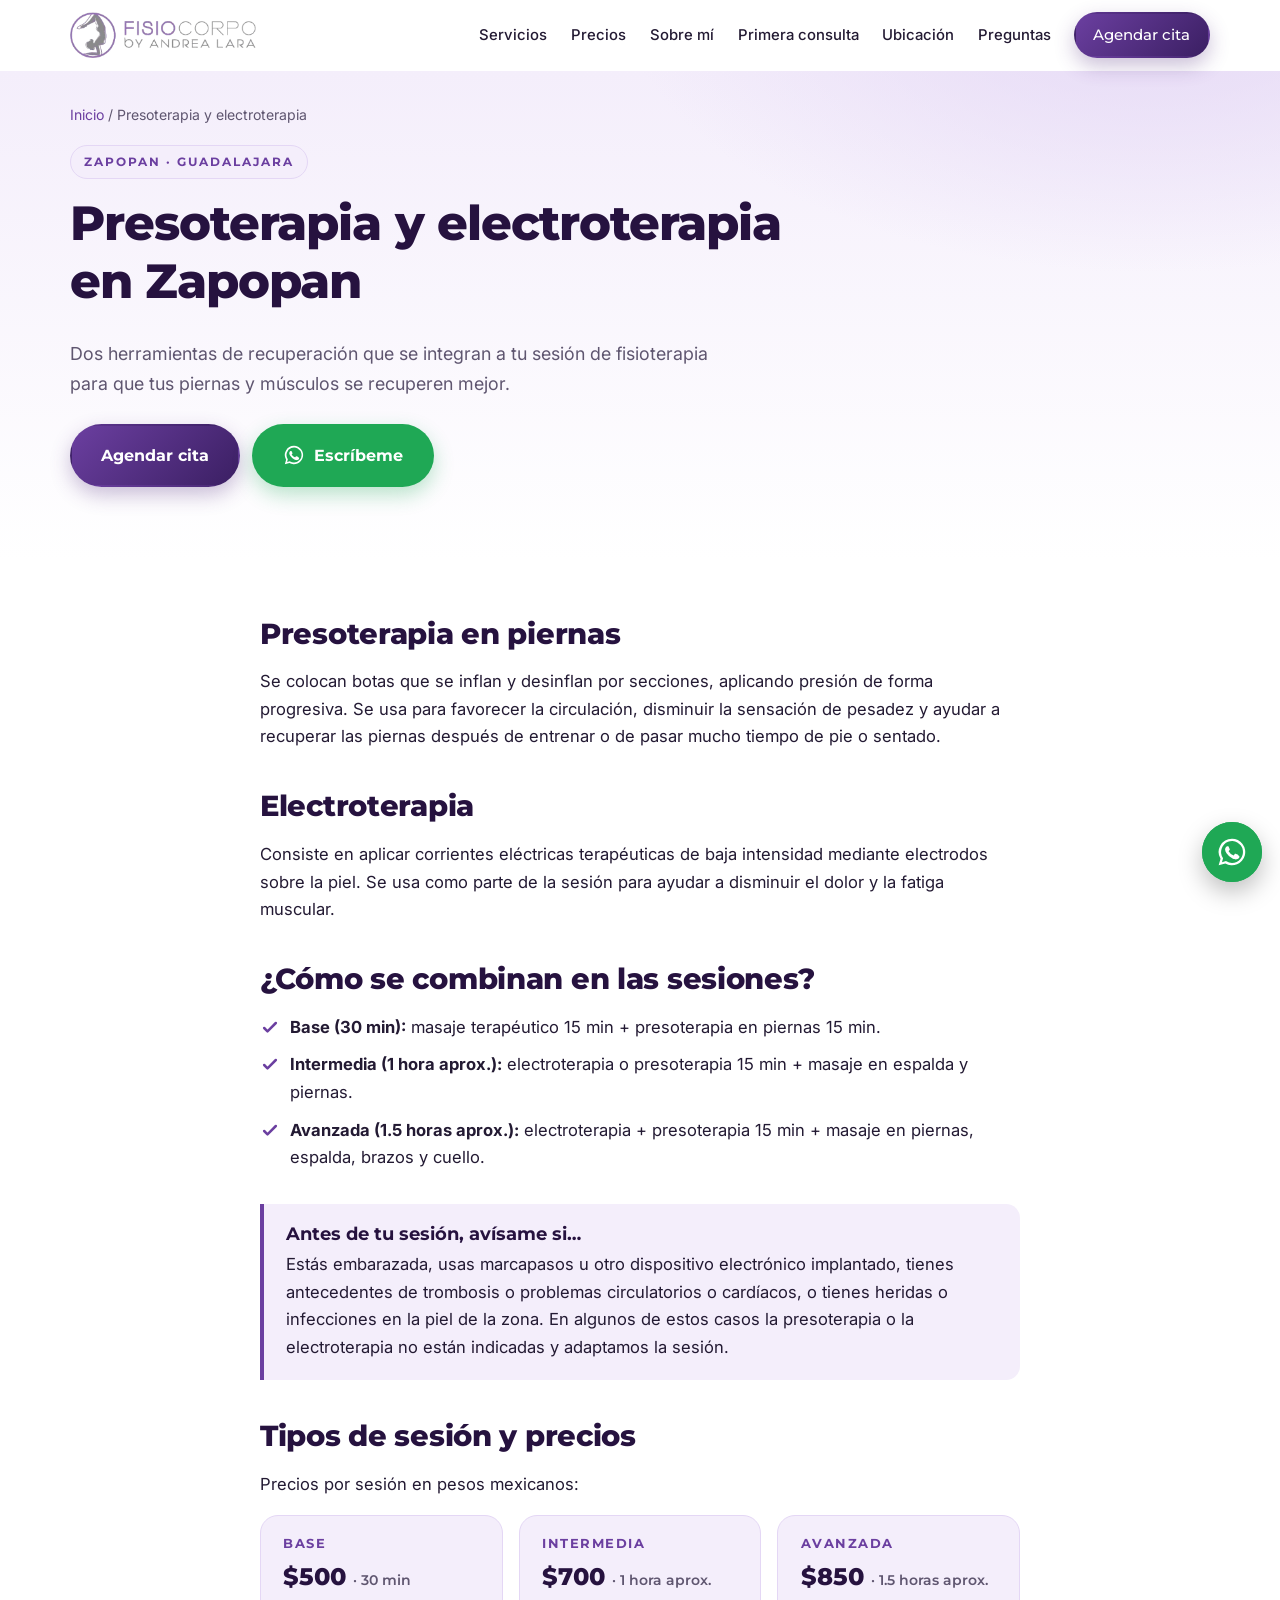
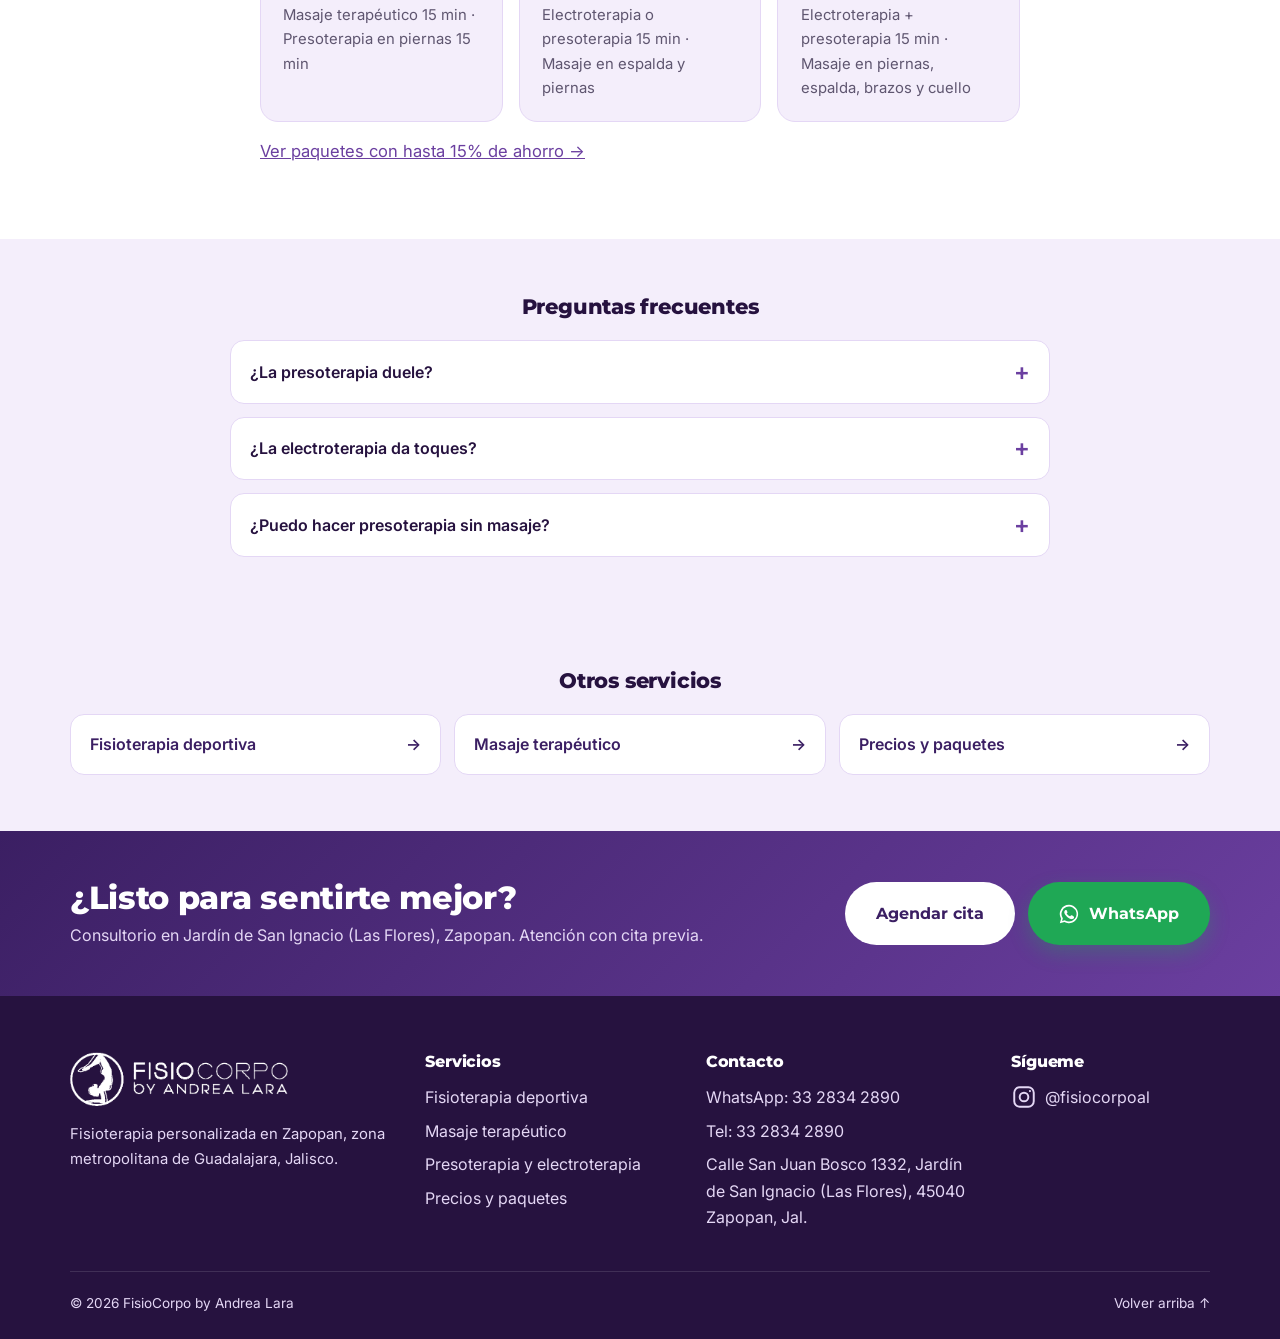
<file: presoterapia-y-electroterapia/index.html>
<!doctype html>
<html lang="es-MX">
<head>
  <meta charset="utf-8">
  <meta name="viewport" content="width=device-width, initial-scale=1">
  <title>Presoterapia y electroterapia en Zapopan | FisioCorpo</title>
  <meta name="description" content="Presoterapia en piernas y electroterapia en Zapopan, Guadalajara: mejor circulación, menos pesadez y menos fatiga muscular después de entrenar. Sesiones desde $500.">
  <link rel="canonical" href="https://fisiocorpo.com/presoterapia-y-electroterapia/">
  <meta name="theme-color" content="#3b1f63">
  <link rel="icon" href="/favicon.svg" type="image/svg+xml">
  <link rel="apple-touch-icon" href="/assets/apple-touch-icon.png">
  <link rel="manifest" href="/site.webmanifest">

  <meta property="og:type" content="website">
  <meta property="og:locale" content="es_MX">
  <meta property="og:site_name" content="FisioCorpo">
  <meta property="og:title" content="Presoterapia y electroterapia en Zapopan | FisioCorpo">
  <meta property="og:description" content="Presoterapia en piernas y electroterapia en Zapopan, Guadalajara: mejor circulación, menos pesadez y menos fatiga muscular después de entrenar. Sesiones desde $500.">
  <meta property="og:url" content="https://fisiocorpo.com/presoterapia-y-electroterapia/">
  <meta property="og:image" content="https://fisiocorpo.com/assets/og-image.jpg">
  <meta property="og:image:width" content="1200">
  <meta property="og:image:height" content="630">
  <meta name="twitter:card" content="summary_large_image">

  <link rel="preconnect" href="https://fonts.googleapis.com">
  <link rel="preconnect" href="https://fonts.gstatic.com" crossorigin>
  <link href="https://fonts.googleapis.com/css2?family=Montserrat:wght@600;700;800&family=Inter:wght@400;500;600&display=swap" rel="stylesheet">
  <link rel="stylesheet" href="/styles.css">

  <script type="application/ld+json">
{
  "@context": "https://schema.org",
  "@graph": [
    {
      "@type": "WebPage",
      "@id": "https://fisiocorpo.com/presoterapia-y-electroterapia/#webpage",
      "url": "https://fisiocorpo.com/presoterapia-y-electroterapia/",
      "name": "Presoterapia y electroterapia en Zapopan | FisioCorpo",
      "description": "Presoterapia en piernas y electroterapia en Zapopan, Guadalajara: mejor circulación, menos pesadez y menos fatiga muscular después de entrenar. Sesiones desde $500.",
      "isPartOf": {
        "@id": "https://fisiocorpo.com/#web"
      },
      "inLanguage": "es-MX",
      "breadcrumb": {
        "@id": "https://fisiocorpo.com/presoterapia-y-electroterapia/#breadcrumb"
      }
    },
    {
      "@type": "Service",
      "@id": "https://fisiocorpo.com/presoterapia-y-electroterapia/#servicio",
      "name": "Presoterapia y electroterapia",
      "serviceType": "Presoterapia y electroterapia",
      "description": "Presoterapia en piernas y electroterapia en Zapopan, Guadalajara: mejor circulación, menos pesadez y menos fatiga muscular después de entrenar. Sesiones desde $500.",
      "provider": {
        "@id": "https://fisiocorpo.com/#negocio"
      },
      "areaServed": [
        {
          "@type": "City",
          "name": "Zapopan"
        },
        {
          "@type": "City",
          "name": "Guadalajara"
        },
        {
          "@type": "AdministrativeArea",
          "name": "Zona Metropolitana de Guadalajara"
        }
      ],
      "offers": {
        "@type": "AggregateOffer",
        "lowPrice": "500",
        "highPrice": "850",
        "priceCurrency": "MXN"
      }
    },
    {
      "@type": "BreadcrumbList",
      "itemListElement": [
        {
          "@type": "ListItem",
          "position": 1,
          "name": "Inicio",
          "item": "https://fisiocorpo.com/"
        },
        {
          "@type": "ListItem",
          "position": 2,
          "name": "Presoterapia y electroterapia",
          "item": "https://fisiocorpo.com/presoterapia-y-electroterapia/"
        }
      ],
      "@id": "https://fisiocorpo.com/presoterapia-y-electroterapia/#breadcrumb"
    },
    {
      "@type": [
        "Physiotherapy",
        "MedicalBusiness"
      ],
      "@id": "https://fisiocorpo.com/#negocio",
      "name": "FisioCorpo by Andrea Lara",
      "alternateName": "FisioCorpo",
      "description": "Consultorio de fisioterapia en Zapopan, Jalisco: fisioterapia deportiva, masaje terapéutico, presoterapia y electroterapia.",
      "url": "https://fisiocorpo.com/",
      "image": "https://fisiocorpo.com/assets/og-image.jpg",
      "logo": "https://fisiocorpo.com/assets/logo.png",
      "telephone": "+523328342890",
      "priceRange": "$500 - $850 MXN",
      "currenciesAccepted": "MXN",
      "address": {
        "@type": "PostalAddress",
        "streetAddress": "Calle San Juan Bosco 1332, Col. Jardín de San Ignacio (Las Flores)",
        "addressLocality": "Zapopan",
        "addressRegion": "Jalisco",
        "postalCode": "45040",
        "addressCountry": "MX"
      },
      "geo": {
        "@type": "GeoCoordinates",
        "latitude": 20.668792,
        "longitude": -103.410477
      },
      "hasMap": "https://www.google.com/maps/search/?api=1&query=Calle+San+Juan+Bosco+1332,+Jard%C3%ADn+de+San+Ignacio,+45040+Zapopan,+Jalisco,+M%C3%A9xico",
      "areaServed": [
        {
          "@type": "City",
          "name": "Zapopan"
        },
        {
          "@type": "City",
          "name": "Guadalajara"
        },
        {
          "@type": "AdministrativeArea",
          "name": "Zona Metropolitana de Guadalajara"
        }
      ],
      "openingHoursSpecification": [
        {
          "@type": "OpeningHoursSpecification",
          "dayOfWeek": "Monday",
          "opens": "16:00",
          "closes": "20:00"
        },
        {
          "@type": "OpeningHoursSpecification",
          "dayOfWeek": "Tuesday",
          "opens": "11:00",
          "closes": "17:00"
        },
        {
          "@type": "OpeningHoursSpecification",
          "dayOfWeek": "Thursday",
          "opens": "15:00",
          "closes": "20:00"
        },
        {
          "@type": "OpeningHoursSpecification",
          "dayOfWeek": "Friday",
          "opens": "09:00",
          "closes": "15:00"
        },
        {
          "@type": "OpeningHoursSpecification",
          "dayOfWeek": "Saturday",
          "opens": "10:00",
          "closes": "14:00"
        }
      ],
      "founder": {
        "@id": "https://fisiocorpo.com/#andrea"
      },
      "employee": {
        "@id": "https://fisiocorpo.com/#andrea"
      },
      "hasOfferCatalog": {
        "@type": "OfferCatalog",
        "name": "Sesiones de fisioterapia y recuperación",
        "itemListElement": [
          {
            "@type": "Offer",
            "name": "Sesión Base (30 min)",
            "description": "Masaje terapéutico 15 min · Presoterapia en piernas 15 min",
            "price": "500",
            "priceCurrency": "MXN"
          },
          {
            "@type": "Offer",
            "name": "Sesión Intermedia (1 hora aprox.)",
            "description": "Electroterapia o presoterapia 15 min · Masaje en espalda y piernas",
            "price": "700",
            "priceCurrency": "MXN"
          },
          {
            "@type": "Offer",
            "name": "Sesión Avanzada (1.5 horas aprox.)",
            "description": "Electroterapia + presoterapia 15 min · Masaje en piernas, espalda, brazos y cuello",
            "price": "850",
            "priceCurrency": "MXN"
          }
        ]
      },
      "sameAs": [
        "https://www.instagram.com/fisiocorpoal/"
      ]
    },
    {
      "@type": "FAQPage",
      "@id": "https://fisiocorpo.com/presoterapia-y-electroterapia/#faq",
      "mainEntity": [
        {
          "@type": "Question",
          "name": "¿La presoterapia duele?",
          "acceptedAnswer": {
            "@type": "Answer",
            "text": "No. Se siente como una presión firme que va subiendo por las piernas. La intensidad se ajusta para que sea cómoda."
          }
        },
        {
          "@type": "Question",
          "name": "¿La electroterapia da toques?",
          "acceptedAnswer": {
            "@type": "Answer",
            "text": "Se siente un hormigueo o vibración. La intensidad se regula según tu tolerancia y siempre puedes pedir que se baje."
          }
        },
        {
          "@type": "Question",
          "name": "¿Puedo hacer presoterapia sin masaje?",
          "acceptedAnswer": {
            "@type": "Answer",
            "text": "Las sesiones están diseñadas para combinar herramientas. Si buscas algo específico, escríbeme por WhatsApp y lo vemos."
          }
        }
      ]
    }
  ]
}
</script>
</head><body>
  <a class="skip-link" href="#contenido">Saltar al contenido</a>

  <header class="header" id="top">
    <div class="container header__inner">
      <a class="brand has-logo" href="/" aria-label="FisioCorpo, ir al inicio">
        <img class="brand__logo" src="/assets/logo.webp" alt="FisioCorpo by Andrea Lara" width="186" height="46">
      </a>
      <button class="nav-toggle" aria-expanded="false" aria-controls="menu" aria-label="Abrir menú">
        <span></span><span></span><span></span>
      </button>
      <nav class="nav" id="menu" aria-label="Principal">
        <ul>
          <li><a href="/#servicios">Servicios</a></li>
          <li><a href="/precios/">Precios</a></li>
          <li><a href="/#sobre-mi">Sobre mí</a></li>
          <li><a href="/#como-funciona">Primera consulta</a></li>
          <li><a href="/#ubicacion">Ubicación</a></li>
          <li><a href="/#faq">Preguntas</a></li>
          <li><a class="btn btn--primary btn--sm" href="/#agendar">Agendar cita</a></li>
        </ul>
      </nav>
    </div>
  </header>

  <main id="contenido">
    <section class="page-hero">
      <div class="container">
        <nav class="crumbs" aria-label="Migas de pan"><a href="/">Inicio</a> <span aria-hidden="true">/</span> <span aria-current="page">Presoterapia y electroterapia</span></nav>
        <p class="eyebrow">Zapopan · Guadalajara</p>
        <h1>Presoterapia y electroterapia en Zapopan</h1>
        <p class="lead">Dos herramientas de recuperación que se integran a tu sesión de fisioterapia para que tus piernas y músculos se recuperen mejor.</p>
        <div class="hero__ctas">
          <a class="btn btn--primary btn--lg" href="/#agendar">Agendar cita</a>
          <a class="btn btn--whatsapp btn--lg js-wa" data-wa-msg="Hola Andrea, me interesa la presoterapia / electroterapia" href="https://wa.me/523328342890?text=Hola%20Andrea%2C%20me%20interesa%20la%20presoterapia%20/%20electroterapia" target="_blank" rel="noopener"><svg viewBox="0 0 24 24" aria-hidden="true" class="wa-ico"><path d="M12 2a10 10 0 00-8.6 15.1L2 22l5-1.3A10 10 0 1012 2zm0 18.2a8.2 8.2 0 01-4.2-1.2l-.3-.2-3 .8.8-2.9-.2-.3A8.2 8.2 0 1112 20.2zm4.5-6.1c-.2-.1-1.5-.7-1.7-.8-.2-.1-.4-.1-.6.1l-.8 1c-.1.2-.3.2-.5.1a6.7 6.7 0 01-3.3-2.9c-.3-.4.2-.4.7-1.3.1-.2 0-.3 0-.4l-.8-1.8c-.2-.5-.4-.4-.6-.4h-.5a1 1 0 00-.7.3 3 3 0 00-.9 2.2 5.2 5.2 0 001.1 2.7 11.8 11.8 0 004.5 4c1.7.7 2.3.8 3.2.6a2.7 2.7 0 001.8-1.2 2.2 2.2 0 00.1-1.2c0-.1-.2-.2-.5-.3z"/></svg> Escríbeme</a>
        </div>
      </div>
    </section>

    <section class="section section--sm">
      <div class="container prose">
        <h2>Presoterapia en piernas</h2>
        <p>Se colocan botas que se inflan y desinflan por secciones, aplicando presión de forma progresiva. Se usa para favorecer la circulación, disminuir la sensación de pesadez y ayudar a recuperar las piernas después de entrenar o de pasar mucho tiempo de pie o sentado.</p>

        <h2>Electroterapia</h2>
        <p>Consiste en aplicar corrientes eléctricas terapéuticas de baja intensidad mediante electrodos sobre la piel. Se usa como parte de la sesión para ayudar a disminuir el dolor y la fatiga muscular.</p>

        <h2>¿Cómo se combinan en las sesiones?</h2>
        <ul class="checklist">
          <li><svg aria-hidden="true" viewBox="0 0 24 24"><path d="M5 12l4 4 10-10"/></svg><span><strong>Base (30 min):</strong> masaje terapéutico 15 min + presoterapia en piernas 15 min.</span></li>
          <li><svg aria-hidden="true" viewBox="0 0 24 24"><path d="M5 12l4 4 10-10"/></svg><span><strong>Intermedia (1 hora aprox.):</strong> electroterapia o presoterapia 15 min + masaje en espalda y piernas.</span></li>
          <li><svg aria-hidden="true" viewBox="0 0 24 24"><path d="M5 12l4 4 10-10"/></svg><span><strong>Avanzada (1.5 horas aprox.):</strong> electroterapia + presoterapia 15 min + masaje en piernas, espalda, brazos y cuello.</span></li>
        </ul>

        <div class="callout">
          <h3>Antes de tu sesión, avísame si…</h3>
          <p>Estás embarazada, usas marcapasos u otro dispositivo electrónico implantado, tienes antecedentes de trombosis o problemas circulatorios o cardíacos, o tienes heridas o infecciones en la piel de la zona. En algunos de estos casos la presoterapia o la electroterapia no están indicadas y adaptamos la sesión.</p>
        </div>

        <h2>Tipos de sesión y precios</h2>
        <p>Precios por sesión en pesos mexicanos:</p>
        <div class="sessions sessions--inline">
          <article class="session reveal">
            <h3 class="session__name">Base</h3>
            <p class="session__price">$500 <small>· 30 min</small></p>
            <p class="session__desc">Masaje terapéutico 15 min · Presoterapia en piernas 15 min</p>
          </article>
          <article class="session reveal">
            <h3 class="session__name">Intermedia</h3>
            <p class="session__price">$700 <small>· 1 hora aprox.</small></p>
            <p class="session__desc">Electroterapia o presoterapia 15 min · Masaje en espalda y piernas</p>
          </article>
          <article class="session reveal">
            <h3 class="session__name">Avanzada</h3>
            <p class="session__price">$850 <small>· 1.5 horas aprox.</small></p>
            <p class="session__desc">Electroterapia + presoterapia 15 min · Masaje en piernas, espalda, brazos y cuello</p>
          </article>
        </div>
        <p><a href="/precios/">Ver paquetes con hasta 15% de ahorro →</a></p>
      </div>
    </section>

    <section class="section section--tint section--sm" id="faq">
      <div class="container container--narrow">
        <h2 class="sub-head">Preguntas frecuentes</h2>
        <div class="faq">
          <details class="reveal"><summary>¿La presoterapia duele?</summary><p>No. Se siente como una presión firme que va subiendo por las piernas. La intensidad se ajusta para que sea cómoda.</p></details>
          <details class="reveal"><summary>¿La electroterapia da toques?</summary><p>Se siente un hormigueo o vibración. La intensidad se regula según tu tolerancia y siempre puedes pedir que se baje.</p></details>
          <details class="reveal"><summary>¿Puedo hacer presoterapia sin masaje?</summary><p>Las sesiones están diseñadas para combinar herramientas. Si buscas algo específico, escríbeme por WhatsApp y lo vemos.</p></details>
        </div>
      </div>
    </section>

    <section class="section section--tint section--sm">
      <div class="container">
        <h2 class="sub-head">Otros servicios</h2>
        <ul class="related">
          <li><a href="/fisioterapia-deportiva/">Fisioterapia deportiva <span aria-hidden="true">→</span></a></li>
          <li><a href="/masaje-terapeutico/">Masaje terapéutico <span aria-hidden="true">→</span></a></li>
          <li><a href="/precios/">Precios y paquetes <span aria-hidden="true">→</span></a></li>
        </ul>
      </div>
    </section>

    <section class="cta-band">
      <div class="container cta-band__inner">
        <div>
          <h2>¿Listo para sentirte mejor?</h2>
          <p>Consultorio en Jardín de San Ignacio (Las Flores), Zapopan. Atención con cita previa.</p>
        </div>
        <div class="cta-band__btns">
          <a class="btn btn--light btn--lg" href="/#agendar">Agendar cita</a>
          <a class="btn btn--whatsapp btn--lg js-wa" data-wa-msg="Hola Andrea, me interesa la presoterapia / electroterapia" href="https://wa.me/523328342890?text=Hola%20Andrea%2C%20me%20interesa%20la%20presoterapia%20/%20electroterapia" target="_blank" rel="noopener"><svg viewBox="0 0 24 24" aria-hidden="true" class="wa-ico"><path d="M12 2a10 10 0 00-8.6 15.1L2 22l5-1.3A10 10 0 1012 2zm0 18.2a8.2 8.2 0 01-4.2-1.2l-.3-.2-3 .8.8-2.9-.2-.3A8.2 8.2 0 1112 20.2zm4.5-6.1c-.2-.1-1.5-.7-1.7-.8-.2-.1-.4-.1-.6.1l-.8 1c-.1.2-.3.2-.5.1a6.7 6.7 0 01-3.3-2.9c-.3-.4.2-.4.7-1.3.1-.2 0-.3 0-.4l-.8-1.8c-.2-.5-.4-.4-.6-.4h-.5a1 1 0 00-.7.3 3 3 0 00-.9 2.2 5.2 5.2 0 001.1 2.7 11.8 11.8 0 004.5 4c1.7.7 2.3.8 3.2.6a2.7 2.7 0 001.8-1.2 2.2 2.2 0 00.1-1.2c0-.1-.2-.2-.5-.3z"/></svg> WhatsApp</a>
        </div>
      </div>
    </section>
  </main>

  <footer class="footer">
    <div class="container footer__inner footer__inner--4">
      <div>
        <a class="brand brand--light has-logo" href="/" aria-label="FisioCorpo, ir al inicio">
          <img class="brand__logo" src="/assets/logo-blanco.webp" alt="FisioCorpo by Andrea Lara" width="218" height="54" loading="lazy">
        </a>
        <p class="footer__tag">Fisioterapia personalizada en Zapopan, zona metropolitana de Guadalajara, Jalisco.</p>
      </div>
      <div>
        <h2 class="footer__h">Servicios</h2>
        <ul>
          <li><a href="/fisioterapia-deportiva/">Fisioterapia deportiva</a></li>
          <li><a href="/masaje-terapeutico/">Masaje terapéutico</a></li>
          <li><a href="/presoterapia-y-electroterapia/">Presoterapia y electroterapia</a></li>
          <li><a href="/precios/">Precios y paquetes</a></li>
        </ul>
      </div>
      <div>
        <h2 class="footer__h">Contacto</h2>
        <ul>
          <li><a class="js-wa" href="https://wa.me/523328342890?text=Hola%20Andrea%2C%20me%20gustar%C3%ADa%20agendar%20una%20cita%20de%20fisioterapia." target="_blank" rel="noopener">WhatsApp: 33 2834 2890</a></li>
          <li><a href="tel:+523328342890">Tel: 33 2834 2890</a></li>
          <!-- PENDIENTE: correo de contacto -> <li><a href="mailto:correo@fisiocorpo.com">correo@fisiocorpo.com</a></li> -->
          <li>Calle San Juan Bosco 1332, Jardín de San Ignacio (Las Flores), 45040 Zapopan, Jal.</li>
        </ul>
      </div>
      <div>
        <h2 class="footer__h">Sígueme</h2>
        <a class="social" href="https://www.instagram.com/fisiocorpoal/" target="_blank" rel="noopener" aria-label="Instagram de FisioCorpo (@fisiocorpoal)">
          <svg viewBox="0 0 24 24" aria-hidden="true"><rect x="3" y="3" width="18" height="18" rx="5"/><circle cx="12" cy="12" r="4"/><circle cx="17.5" cy="6.5" r="1" class="fill"/></svg>
          @fisiocorpoal
        </a>
      </div>
    </div>
    <div class="container footer__bottom">
      <!-- PENDIENTE: agregar "· Cédula profesional 0000000" cuando la tengas -->
      <p>© <span id="year">2026</span> FisioCorpo by Andrea Lara</p>
      <p><a href="#top">Volver arriba ↑</a></p>
    </div>
  </footer>

  <a class="wa-float js-wa" href="https://wa.me/523328342890?text=Hola%20Andrea%2C%20me%20gustar%C3%ADa%20agendar%20una%20cita%20de%20fisioterapia." target="_blank" rel="noopener" aria-label="Escríbeme por WhatsApp">
    <svg viewBox="0 0 24 24" aria-hidden="true"><path d="M12 2a10 10 0 00-8.6 15.1L2 22l5-1.3A10 10 0 1012 2zm0 18.2a8.2 8.2 0 01-4.2-1.2l-.3-.2-3 .8.8-2.9-.2-.3A8.2 8.2 0 1112 20.2zm4.5-6.1c-.2-.1-1.5-.7-1.7-.8-.2-.1-.4-.1-.6.1l-.8 1c-.1.2-.3.2-.5.1a6.7 6.7 0 01-3.3-2.9c-.3-.4.2-.4.7-1.3.1-.2 0-.3 0-.4l-.8-1.8c-.2-.5-.4-.4-.6-.4h-.5a1 1 0 00-.7.3 3 3 0 00-.9 2.2 5.2 5.2 0 001.1 2.7 11.8 11.8 0 004.5 4c1.7.7 2.3.8 3.2.6a2.7 2.7 0 001.8-1.2 2.2 2.2 0 00.1-1.2c0-.1-.2-.2-.5-.3z"/></svg>
  </a>

  <script src="/script.js" defer></script>
</body>
</html>
</file>
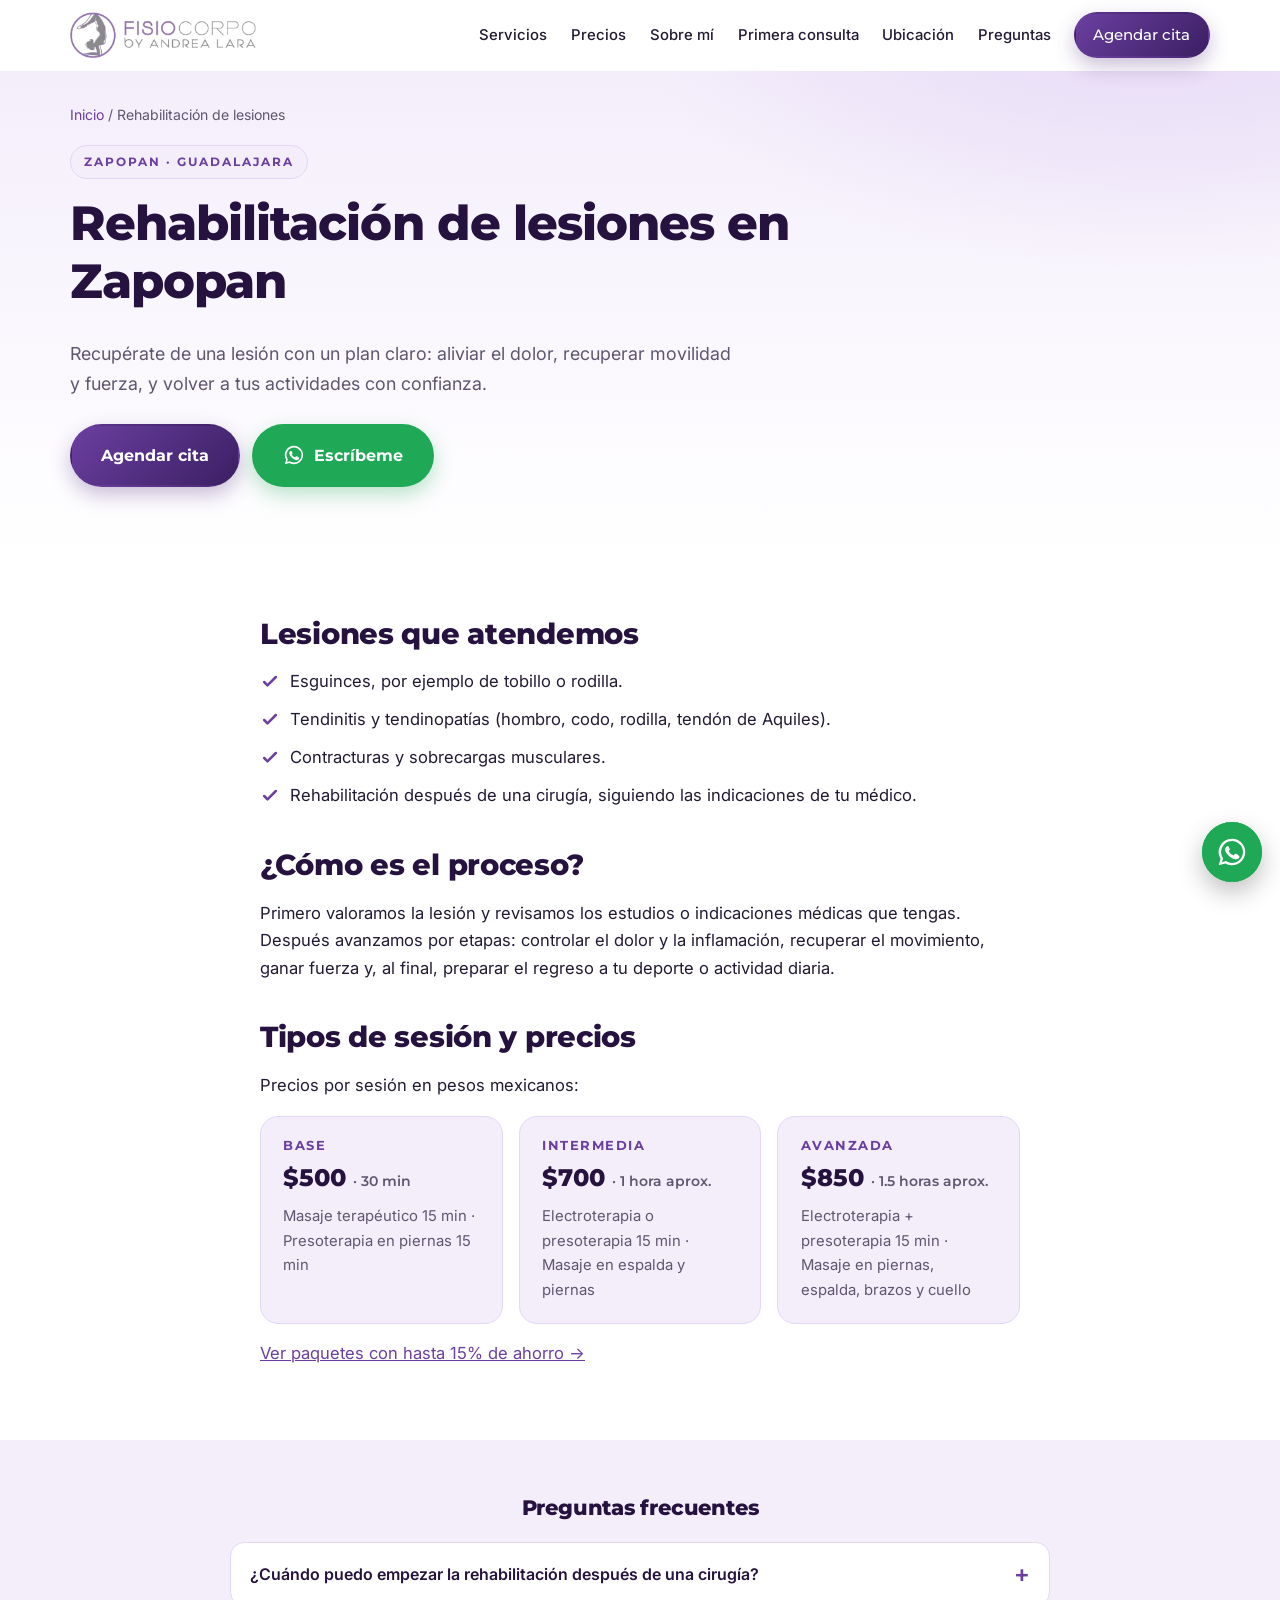
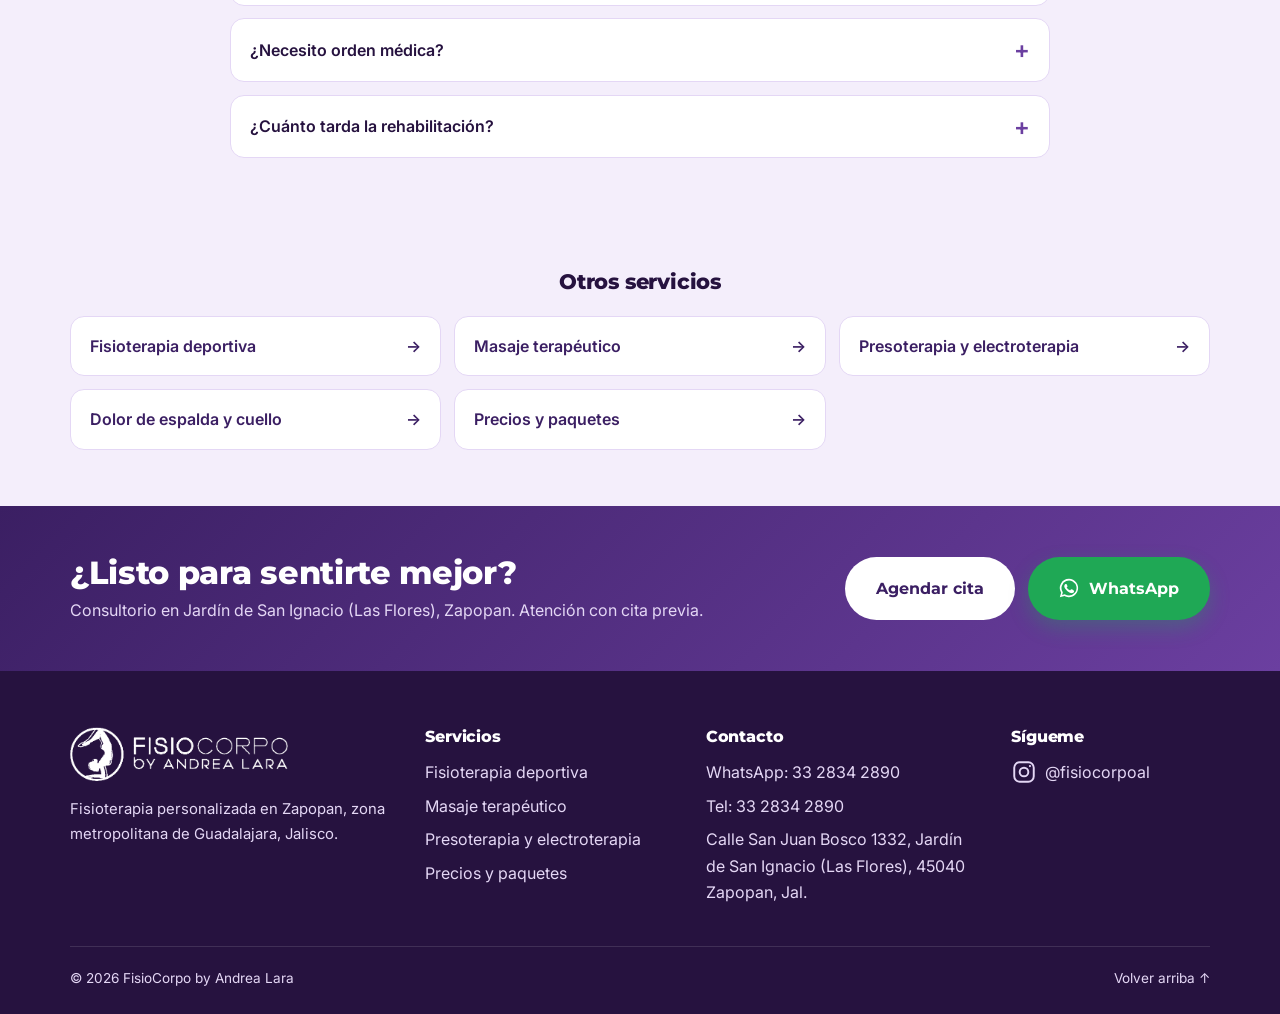
<file: rehabilitacion-de-lesiones/index.html>
<!doctype html>
<html lang="es-MX">
<head>
  <meta charset="utf-8">
  <meta name="viewport" content="width=device-width, initial-scale=1">
  <title>Rehabilitación de lesiones en Zapopan, Guadalajara | FisioCorpo</title>
  <meta name="description" content="Rehabilitación de lesiones en Zapopan: esguinces, tendinitis, sobrecargas y recuperación después de cirugía, con un plan de ejercicios a tu medida.">
  <meta name="robots" content="noindex, follow">
  <link rel="canonical" href="https://fisiocorpo.com/rehabilitacion-de-lesiones/">
  <meta name="theme-color" content="#3b1f63">
  <link rel="icon" href="/favicon.svg" type="image/svg+xml">
  <link rel="apple-touch-icon" href="/assets/apple-touch-icon.png">
  <link rel="manifest" href="/site.webmanifest">

  <meta property="og:type" content="website">
  <meta property="og:locale" content="es_MX">
  <meta property="og:site_name" content="FisioCorpo">
  <meta property="og:title" content="Rehabilitación de lesiones en Zapopan, Guadalajara | FisioCorpo">
  <meta property="og:description" content="Rehabilitación de lesiones en Zapopan: esguinces, tendinitis, sobrecargas y recuperación después de cirugía, con un plan de ejercicios a tu medida.">
  <meta property="og:url" content="https://fisiocorpo.com/rehabilitacion-de-lesiones/">
  <meta property="og:image" content="https://fisiocorpo.com/assets/og-image.jpg">
  <meta property="og:image:width" content="1200">
  <meta property="og:image:height" content="630">
  <meta name="twitter:card" content="summary_large_image">

  <link rel="preconnect" href="https://fonts.googleapis.com">
  <link rel="preconnect" href="https://fonts.gstatic.com" crossorigin>
  <link href="https://fonts.googleapis.com/css2?family=Montserrat:wght@600;700;800&family=Inter:wght@400;500;600&display=swap" rel="stylesheet">
  <link rel="stylesheet" href="/styles.css">

  <script type="application/ld+json">
{
  "@context": "https://schema.org",
  "@graph": [
    {
      "@type": "WebPage",
      "@id": "https://fisiocorpo.com/rehabilitacion-de-lesiones/#webpage",
      "url": "https://fisiocorpo.com/rehabilitacion-de-lesiones/",
      "name": "Rehabilitación de lesiones en Zapopan, Guadalajara | FisioCorpo",
      "description": "Rehabilitación de lesiones en Zapopan: esguinces, tendinitis, sobrecargas y recuperación después de cirugía, con un plan de ejercicios a tu medida.",
      "isPartOf": {
        "@id": "https://fisiocorpo.com/#web"
      },
      "inLanguage": "es-MX",
      "breadcrumb": {
        "@id": "https://fisiocorpo.com/rehabilitacion-de-lesiones/#breadcrumb"
      }
    },
    {
      "@type": "Service",
      "@id": "https://fisiocorpo.com/rehabilitacion-de-lesiones/#servicio",
      "name": "Rehabilitación de lesiones",
      "serviceType": "Rehabilitación de lesiones",
      "description": "Rehabilitación de lesiones en Zapopan: esguinces, tendinitis, sobrecargas y recuperación después de cirugía, con un plan de ejercicios a tu medida.",
      "provider": {
        "@id": "https://fisiocorpo.com/#negocio"
      },
      "areaServed": [
        {
          "@type": "City",
          "name": "Zapopan"
        },
        {
          "@type": "City",
          "name": "Guadalajara"
        },
        {
          "@type": "AdministrativeArea",
          "name": "Zona Metropolitana de Guadalajara"
        }
      ],
      "offers": {
        "@type": "AggregateOffer",
        "lowPrice": "500",
        "highPrice": "850",
        "priceCurrency": "MXN"
      }
    },
    {
      "@type": "BreadcrumbList",
      "itemListElement": [
        {
          "@type": "ListItem",
          "position": 1,
          "name": "Inicio",
          "item": "https://fisiocorpo.com/"
        },
        {
          "@type": "ListItem",
          "position": 2,
          "name": "Rehabilitación de lesiones",
          "item": "https://fisiocorpo.com/rehabilitacion-de-lesiones/"
        }
      ],
      "@id": "https://fisiocorpo.com/rehabilitacion-de-lesiones/#breadcrumb"
    },
    {
      "@type": [
        "Physiotherapy",
        "MedicalBusiness"
      ],
      "@id": "https://fisiocorpo.com/#negocio",
      "name": "FisioCorpo by Andrea Lara",
      "alternateName": "FisioCorpo",
      "description": "Consultorio de fisioterapia en Zapopan, Jalisco: fisioterapia deportiva, masaje terapéutico, presoterapia y electroterapia.",
      "url": "https://fisiocorpo.com/",
      "image": "https://fisiocorpo.com/assets/og-image.jpg",
      "logo": "https://fisiocorpo.com/assets/logo.png",
      "telephone": "+523328342890",
      "priceRange": "$500 - $850 MXN",
      "currenciesAccepted": "MXN",
      "address": {
        "@type": "PostalAddress",
        "streetAddress": "Calle San Juan Bosco 1332, Col. Jardín de San Ignacio (Las Flores)",
        "addressLocality": "Zapopan",
        "addressRegion": "Jalisco",
        "postalCode": "45040",
        "addressCountry": "MX"
      },
      "geo": {
        "@type": "GeoCoordinates",
        "latitude": 20.668792,
        "longitude": -103.410477
      },
      "hasMap": "https://www.google.com/maps/search/?api=1&query=Calle+San+Juan+Bosco+1332,+Jard%C3%ADn+de+San+Ignacio,+45040+Zapopan,+Jalisco,+M%C3%A9xico",
      "areaServed": [
        {
          "@type": "City",
          "name": "Zapopan"
        },
        {
          "@type": "City",
          "name": "Guadalajara"
        },
        {
          "@type": "AdministrativeArea",
          "name": "Zona Metropolitana de Guadalajara"
        }
      ],
      "openingHoursSpecification": [
        {
          "@type": "OpeningHoursSpecification",
          "dayOfWeek": "Monday",
          "opens": "16:00",
          "closes": "20:00"
        },
        {
          "@type": "OpeningHoursSpecification",
          "dayOfWeek": "Tuesday",
          "opens": "11:00",
          "closes": "17:00"
        },
        {
          "@type": "OpeningHoursSpecification",
          "dayOfWeek": "Thursday",
          "opens": "15:00",
          "closes": "20:00"
        },
        {
          "@type": "OpeningHoursSpecification",
          "dayOfWeek": "Friday",
          "opens": "09:00",
          "closes": "15:00"
        },
        {
          "@type": "OpeningHoursSpecification",
          "dayOfWeek": "Saturday",
          "opens": "10:00",
          "closes": "14:00"
        }
      ],
      "founder": {
        "@id": "https://fisiocorpo.com/#andrea"
      },
      "employee": {
        "@id": "https://fisiocorpo.com/#andrea"
      },
      "hasOfferCatalog": {
        "@type": "OfferCatalog",
        "name": "Sesiones de fisioterapia y recuperación",
        "itemListElement": [
          {
            "@type": "Offer",
            "name": "Sesión Base (30 min)",
            "description": "Masaje terapéutico 15 min · Presoterapia en piernas 15 min",
            "price": "500",
            "priceCurrency": "MXN"
          },
          {
            "@type": "Offer",
            "name": "Sesión Intermedia (1 hora aprox.)",
            "description": "Electroterapia o presoterapia 15 min · Masaje en espalda y piernas",
            "price": "700",
            "priceCurrency": "MXN"
          },
          {
            "@type": "Offer",
            "name": "Sesión Avanzada (1.5 horas aprox.)",
            "description": "Electroterapia + presoterapia 15 min · Masaje en piernas, espalda, brazos y cuello",
            "price": "850",
            "priceCurrency": "MXN"
          }
        ]
      },
      "sameAs": [
        "https://www.instagram.com/fisiocorpoal/"
      ]
    },
    {
      "@type": "FAQPage",
      "@id": "https://fisiocorpo.com/rehabilitacion-de-lesiones/#faq",
      "mainEntity": [
        {
          "@type": "Question",
          "name": "¿Cuándo puedo empezar la rehabilitación después de una cirugía?",
          "acceptedAnswer": {
            "@type": "Answer",
            "text": "Depende de la cirugía y de lo que indique tu médico. Tráenos sus indicaciones y adaptamos el tratamiento."
          }
        },
        {
          "@type": "Question",
          "name": "¿Necesito orden médica?",
          "acceptedAnswer": {
            "@type": "Answer",
            "text": "No es obligatoria, pero si tienes diagnóstico o estudios, tráelos a la primera consulta."
          }
        },
        {
          "@type": "Question",
          "name": "¿Cuánto tarda la rehabilitación?",
          "acceptedAnswer": {
            "@type": "Answer",
            "text": "Varía según la lesión. En la valoración te explico un plan estimado."
          }
        }
      ]
    }
  ]
}
</script>
</head>
  <!-- PENDIENTE: página oculta a Google (noindex) hasta que Andrea confirme que ofrece este servicio. Ver README. --><body>
  <a class="skip-link" href="#contenido">Saltar al contenido</a>

  <header class="header" id="top">
    <div class="container header__inner">
      <a class="brand has-logo" href="/" aria-label="FisioCorpo, ir al inicio">
        <img class="brand__logo" src="/assets/logo.webp" alt="FisioCorpo by Andrea Lara" width="186" height="46">
      </a>
      <button class="nav-toggle" aria-expanded="false" aria-controls="menu" aria-label="Abrir menú">
        <span></span><span></span><span></span>
      </button>
      <nav class="nav" id="menu" aria-label="Principal">
        <ul>
          <li><a href="/#servicios">Servicios</a></li>
          <li><a href="/precios/">Precios</a></li>
          <li><a href="/#sobre-mi">Sobre mí</a></li>
          <li><a href="/#como-funciona">Primera consulta</a></li>
          <li><a href="/#ubicacion">Ubicación</a></li>
          <li><a href="/#faq">Preguntas</a></li>
          <li><a class="btn btn--primary btn--sm" href="/#agendar">Agendar cita</a></li>
        </ul>
      </nav>
    </div>
  </header>

  <main id="contenido">
    <section class="page-hero">
      <div class="container">
        <nav class="crumbs" aria-label="Migas de pan"><a href="/">Inicio</a> <span aria-hidden="true">/</span> <span aria-current="page">Rehabilitación de lesiones</span></nav>
        <p class="eyebrow">Zapopan · Guadalajara</p>
        <h1>Rehabilitación de lesiones en Zapopan</h1>
        <p class="lead">Recupérate de una lesión con un plan claro: aliviar el dolor, recuperar movilidad y fuerza, y volver a tus actividades con confianza.</p>
        <div class="hero__ctas">
          <a class="btn btn--primary btn--lg" href="/#agendar">Agendar cita</a>
          <a class="btn btn--whatsapp btn--lg js-wa" data-wa-msg="Hola Andrea, tengo una lesión y me gustaría agendar una valoración" href="https://wa.me/523328342890?text=Hola%20Andrea%2C%20tengo%20una%20lesi%C3%B3n%20y%20me%20gustar%C3%ADa%20agendar%20una%20valoraci%C3%B3n" target="_blank" rel="noopener"><svg viewBox="0 0 24 24" aria-hidden="true" class="wa-ico"><path d="M12 2a10 10 0 00-8.6 15.1L2 22l5-1.3A10 10 0 1012 2zm0 18.2a8.2 8.2 0 01-4.2-1.2l-.3-.2-3 .8.8-2.9-.2-.3A8.2 8.2 0 1112 20.2zm4.5-6.1c-.2-.1-1.5-.7-1.7-.8-.2-.1-.4-.1-.6.1l-.8 1c-.1.2-.3.2-.5.1a6.7 6.7 0 01-3.3-2.9c-.3-.4.2-.4.7-1.3.1-.2 0-.3 0-.4l-.8-1.8c-.2-.5-.4-.4-.6-.4h-.5a1 1 0 00-.7.3 3 3 0 00-.9 2.2 5.2 5.2 0 001.1 2.7 11.8 11.8 0 004.5 4c1.7.7 2.3.8 3.2.6a2.7 2.7 0 001.8-1.2 2.2 2.2 0 00.1-1.2c0-.1-.2-.2-.5-.3z"/></svg> Escríbeme</a>
        </div>
      </div>
    </section>

    <section class="section section--sm">
      <div class="container prose">
        <h2>Lesiones que atendemos</h2>
        <ul class="checklist">
          <li><svg aria-hidden="true" viewBox="0 0 24 24"><path d="M5 12l4 4 10-10"/></svg><span>Esguinces, por ejemplo de tobillo o rodilla.</span></li>
          <li><svg aria-hidden="true" viewBox="0 0 24 24"><path d="M5 12l4 4 10-10"/></svg><span>Tendinitis y tendinopatías (hombro, codo, rodilla, tendón de Aquiles).</span></li>
          <li><svg aria-hidden="true" viewBox="0 0 24 24"><path d="M5 12l4 4 10-10"/></svg><span>Contracturas y sobrecargas musculares.</span></li>
          <li><svg aria-hidden="true" viewBox="0 0 24 24"><path d="M5 12l4 4 10-10"/></svg><span>Rehabilitación después de una cirugía, siguiendo las indicaciones de tu médico.</span></li>
        </ul>

        <h2>¿Cómo es el proceso?</h2>
        <p>Primero valoramos la lesión y revisamos los estudios o indicaciones médicas que tengas. Después avanzamos por etapas: controlar el dolor y la inflamación, recuperar el movimiento, ganar fuerza y, al final, preparar el regreso a tu deporte o actividad diaria.</p>

        <h2>Tipos de sesión y precios</h2>
        <p>Precios por sesión en pesos mexicanos:</p>
        <div class="sessions sessions--inline">
          <article class="session reveal">
            <h3 class="session__name">Base</h3>
            <p class="session__price">$500 <small>· 30 min</small></p>
            <p class="session__desc">Masaje terapéutico 15 min · Presoterapia en piernas 15 min</p>
          </article>
          <article class="session reveal">
            <h3 class="session__name">Intermedia</h3>
            <p class="session__price">$700 <small>· 1 hora aprox.</small></p>
            <p class="session__desc">Electroterapia o presoterapia 15 min · Masaje en espalda y piernas</p>
          </article>
          <article class="session reveal">
            <h3 class="session__name">Avanzada</h3>
            <p class="session__price">$850 <small>· 1.5 horas aprox.</small></p>
            <p class="session__desc">Electroterapia + presoterapia 15 min · Masaje en piernas, espalda, brazos y cuello</p>
          </article>
        </div>
        <p><a href="/precios/">Ver paquetes con hasta 15% de ahorro →</a></p>
      </div>
    </section>

    <section class="section section--tint section--sm" id="faq">
      <div class="container container--narrow">
        <h2 class="sub-head">Preguntas frecuentes</h2>
        <div class="faq">
          <details class="reveal"><summary>¿Cuándo puedo empezar la rehabilitación después de una cirugía?</summary><p>Depende de la cirugía y de lo que indique tu médico. Tráenos sus indicaciones y adaptamos el tratamiento.</p></details>
          <details class="reveal"><summary>¿Necesito orden médica?</summary><p>No es obligatoria, pero si tienes diagnóstico o estudios, tráelos a la primera consulta.</p></details>
          <details class="reveal"><summary>¿Cuánto tarda la rehabilitación?</summary><p>Varía según la lesión. En la valoración te explico un plan estimado.</p></details>
        </div>
      </div>
    </section>

    <section class="section section--tint section--sm">
      <div class="container">
        <h2 class="sub-head">Otros servicios</h2>
        <ul class="related">
          <li><a href="/fisioterapia-deportiva/">Fisioterapia deportiva <span aria-hidden="true">→</span></a></li>
          <li><a href="/masaje-terapeutico/">Masaje terapéutico <span aria-hidden="true">→</span></a></li>
          <li><a href="/presoterapia-y-electroterapia/">Presoterapia y electroterapia <span aria-hidden="true">→</span></a></li>
          <li><a href="/dolor-de-espalda/">Dolor de espalda y cuello <span aria-hidden="true">→</span></a></li>
          <li><a href="/precios/">Precios y paquetes <span aria-hidden="true">→</span></a></li>
        </ul>
      </div>
    </section>

    <section class="cta-band">
      <div class="container cta-band__inner">
        <div>
          <h2>¿Listo para sentirte mejor?</h2>
          <p>Consultorio en Jardín de San Ignacio (Las Flores), Zapopan. Atención con cita previa.</p>
        </div>
        <div class="cta-band__btns">
          <a class="btn btn--light btn--lg" href="/#agendar">Agendar cita</a>
          <a class="btn btn--whatsapp btn--lg js-wa" data-wa-msg="Hola Andrea, tengo una lesión y me gustaría agendar una valoración" href="https://wa.me/523328342890?text=Hola%20Andrea%2C%20tengo%20una%20lesi%C3%B3n%20y%20me%20gustar%C3%ADa%20agendar%20una%20valoraci%C3%B3n" target="_blank" rel="noopener"><svg viewBox="0 0 24 24" aria-hidden="true" class="wa-ico"><path d="M12 2a10 10 0 00-8.6 15.1L2 22l5-1.3A10 10 0 1012 2zm0 18.2a8.2 8.2 0 01-4.2-1.2l-.3-.2-3 .8.8-2.9-.2-.3A8.2 8.2 0 1112 20.2zm4.5-6.1c-.2-.1-1.5-.7-1.7-.8-.2-.1-.4-.1-.6.1l-.8 1c-.1.2-.3.2-.5.1a6.7 6.7 0 01-3.3-2.9c-.3-.4.2-.4.7-1.3.1-.2 0-.3 0-.4l-.8-1.8c-.2-.5-.4-.4-.6-.4h-.5a1 1 0 00-.7.3 3 3 0 00-.9 2.2 5.2 5.2 0 001.1 2.7 11.8 11.8 0 004.5 4c1.7.7 2.3.8 3.2.6a2.7 2.7 0 001.8-1.2 2.2 2.2 0 00.1-1.2c0-.1-.2-.2-.5-.3z"/></svg> WhatsApp</a>
        </div>
      </div>
    </section>
  </main>

  <footer class="footer">
    <div class="container footer__inner footer__inner--4">
      <div>
        <a class="brand brand--light has-logo" href="/" aria-label="FisioCorpo, ir al inicio">
          <img class="brand__logo" src="/assets/logo-blanco.webp" alt="FisioCorpo by Andrea Lara" width="218" height="54" loading="lazy">
        </a>
        <p class="footer__tag">Fisioterapia personalizada en Zapopan, zona metropolitana de Guadalajara, Jalisco.</p>
      </div>
      <div>
        <h2 class="footer__h">Servicios</h2>
        <ul>
          <li><a href="/fisioterapia-deportiva/">Fisioterapia deportiva</a></li>
          <li><a href="/masaje-terapeutico/">Masaje terapéutico</a></li>
          <li><a href="/presoterapia-y-electroterapia/">Presoterapia y electroterapia</a></li>
          <li><a href="/precios/">Precios y paquetes</a></li>
        </ul>
      </div>
      <div>
        <h2 class="footer__h">Contacto</h2>
        <ul>
          <li><a class="js-wa" href="https://wa.me/523328342890?text=Hola%20Andrea%2C%20me%20gustar%C3%ADa%20agendar%20una%20cita%20de%20fisioterapia." target="_blank" rel="noopener">WhatsApp: 33 2834 2890</a></li>
          <li><a href="tel:+523328342890">Tel: 33 2834 2890</a></li>
          <!-- PENDIENTE: correo de contacto -> <li><a href="mailto:correo@fisiocorpo.com">correo@fisiocorpo.com</a></li> -->
          <li>Calle San Juan Bosco 1332, Jardín de San Ignacio (Las Flores), 45040 Zapopan, Jal.</li>
        </ul>
      </div>
      <div>
        <h2 class="footer__h">Sígueme</h2>
        <a class="social" href="https://www.instagram.com/fisiocorpoal/" target="_blank" rel="noopener" aria-label="Instagram de FisioCorpo (@fisiocorpoal)">
          <svg viewBox="0 0 24 24" aria-hidden="true"><rect x="3" y="3" width="18" height="18" rx="5"/><circle cx="12" cy="12" r="4"/><circle cx="17.5" cy="6.5" r="1" class="fill"/></svg>
          @fisiocorpoal
        </a>
      </div>
    </div>
    <div class="container footer__bottom">
      <!-- PENDIENTE: agregar "· Cédula profesional 0000000" cuando la tengas -->
      <p>© <span id="year">2026</span> FisioCorpo by Andrea Lara</p>
      <p><a href="#top">Volver arriba ↑</a></p>
    </div>
  </footer>

  <a class="wa-float js-wa" href="https://wa.me/523328342890?text=Hola%20Andrea%2C%20me%20gustar%C3%ADa%20agendar%20una%20cita%20de%20fisioterapia." target="_blank" rel="noopener" aria-label="Escríbeme por WhatsApp">
    <svg viewBox="0 0 24 24" aria-hidden="true"><path d="M12 2a10 10 0 00-8.6 15.1L2 22l5-1.3A10 10 0 1012 2zm0 18.2a8.2 8.2 0 01-4.2-1.2l-.3-.2-3 .8.8-2.9-.2-.3A8.2 8.2 0 1112 20.2zm4.5-6.1c-.2-.1-1.5-.7-1.7-.8-.2-.1-.4-.1-.6.1l-.8 1c-.1.2-.3.2-.5.1a6.7 6.7 0 01-3.3-2.9c-.3-.4.2-.4.7-1.3.1-.2 0-.3 0-.4l-.8-1.8c-.2-.5-.4-.4-.6-.4h-.5a1 1 0 00-.7.3 3 3 0 00-.9 2.2 5.2 5.2 0 001.1 2.7 11.8 11.8 0 004.5 4c1.7.7 2.3.8 3.2.6a2.7 2.7 0 001.8-1.2 2.2 2.2 0 00.1-1.2c0-.1-.2-.2-.5-.3z"/></svg>
  </a>

  <script src="/script.js" defer></script>
</body>
</html>
</file>
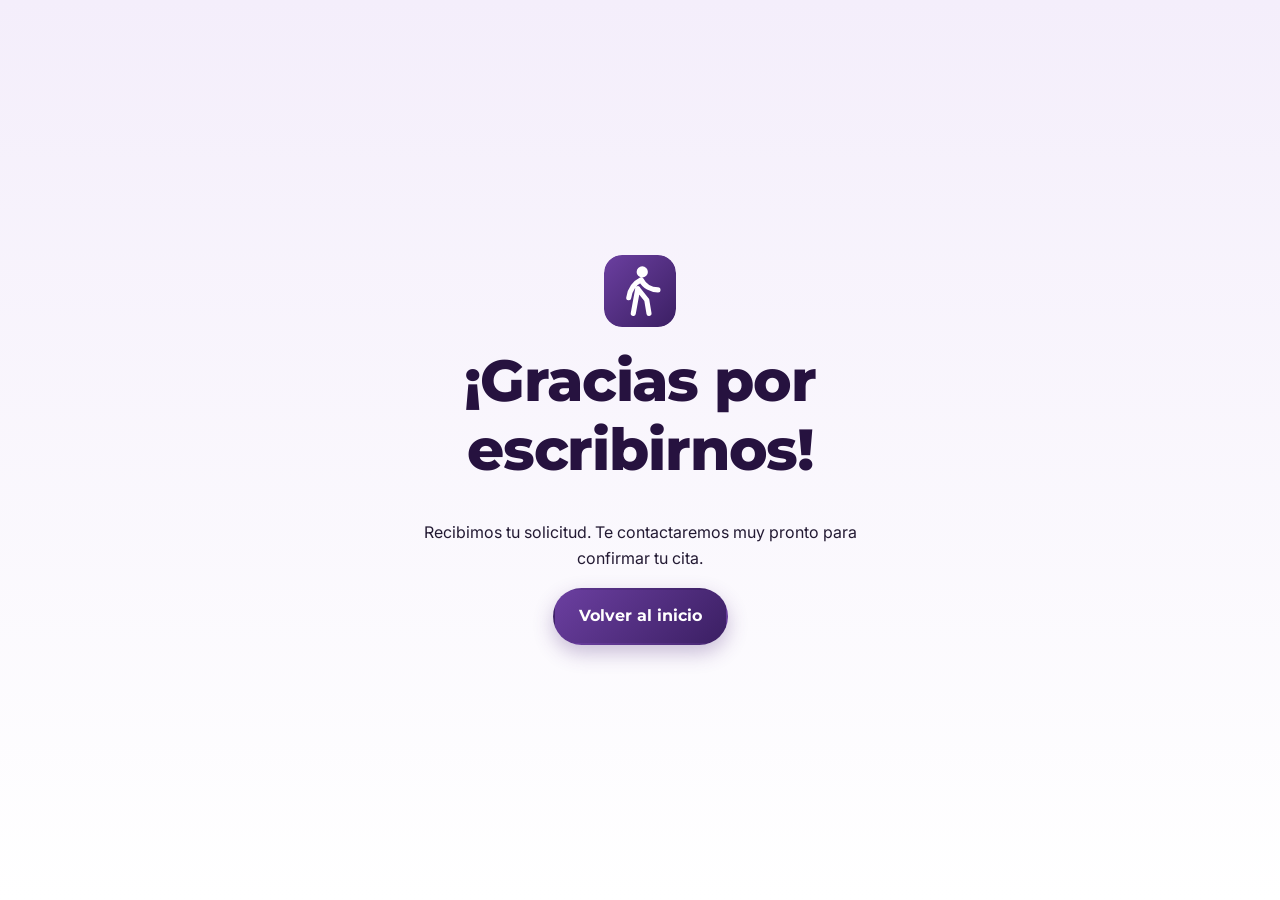
<file: gracias.html>
<!doctype html>
<html lang="es-MX">
<head>
<meta charset="utf-8"><meta name="viewport" content="width=device-width, initial-scale=1">
<title>¡Gracias! | FisioCorpo</title>
<meta name="robots" content="noindex">
<link rel="icon" href="/favicon.svg" type="image/svg+xml">
<link rel="preconnect" href="https://fonts.googleapis.com"><link rel="preconnect" href="https://fonts.gstatic.com" crossorigin>
<link href="https://fonts.googleapis.com/css2?family=Montserrat:wght@600;700;800&family=Inter:wght@400;500;600&display=swap" rel="stylesheet">
<link rel="stylesheet" href="/styles.css">
</head>
<body class="thanks">
<main class="thanks__box">
  <img src="/favicon.svg" alt="" width="72" height="72">
  <h1>¡Gracias por escribirnos!</h1>
  <p>Recibimos tu solicitud. Te contactaremos muy pronto para confirmar tu cita.</p>
  <a class="btn btn--primary" href="/">Volver al inicio</a>
</main>
</body>
</html>
</file>
<file: styles.css>
/* ===== FisioCorpo — estilos ===== */
:root{
  --purple-900:#26123f;
  --purple-800:#3b1f63;
  --purple-700:#53307f;
  --purple-600:#6b3fa0;
  --purple-500:#8a5cc4;
  --lavender-300:#c9b3ea;
  --lavender-200:#e4d7f5;
  --lavender-100:#f4eefb;
  --white:#ffffff;
  --ink:#231a33;
  --muted:#5f5670;
  --wa:#1fa855;
  --radius:18px;
  --shadow:0 10px 30px rgba(59,31,99,.10);
  --shadow-lg:0 20px 50px rgba(59,31,99,.18);
  --font-head:"Montserrat",system-ui,sans-serif;
  --font-body:"Inter",system-ui,-apple-system,"Segoe UI",sans-serif;
}
*,*::before,*::after{box-sizing:border-box}
html{scroll-behavior:smooth;scroll-padding-top:80px}
body{margin:0;font-family:var(--font-body);color:var(--ink);background:var(--white);line-height:1.65;font-size:1rem;-webkit-font-smoothing:antialiased}
img,svg{display:block;max-width:100%}
a{color:var(--purple-600)}
h1,h2,h3,h4{font-family:var(--font-head);line-height:1.2;color:var(--purple-900);margin:0 0 .6em}
h1{font-size:clamp(2.1rem,6vw,3.6rem);font-weight:800;letter-spacing:-.02em}
h2{font-size:clamp(1.7rem,4vw,2.5rem);font-weight:800;letter-spacing:-.01em}
h3{font-size:1.15rem;font-weight:700}
p{margin:0 0 1em}
.container{width:min(1140px,100% - 2.5rem);margin-inline:auto}
.container--narrow{width:min(820px,100% - 2.5rem)}
.sr-only,.hidden{position:absolute!important;width:1px;height:1px;overflow:hidden;clip:rect(0 0 0 0);white-space:nowrap}
.skip-link{position:absolute;left:-999px;top:0;background:var(--purple-800);color:#fff;padding:.6rem 1rem;z-index:100;border-radius:0 0 8px 0}
.skip-link:focus{left:0}
:focus-visible{outline:3px solid var(--purple-500);outline-offset:3px;border-radius:6px}

/* Botones */
.btn{display:inline-flex;align-items:center;justify-content:center;gap:.55rem;font-family:var(--font-head);font-weight:700;font-size:.98rem;text-decoration:none;border-radius:999px;padding:.85rem 1.5rem;border:2px solid transparent;cursor:pointer;transition:transform .2s,box-shadow .2s,background .2s,color .2s}
.btn:hover{transform:translateY(-2px)}
.btn--primary{background:linear-gradient(135deg,var(--purple-600),var(--purple-800));color:#fff;box-shadow:0 8px 20px rgba(83,48,127,.3)}
.btn--primary:hover{box-shadow:0 12px 28px rgba(83,48,127,.4)}
.btn--ghost{background:transparent;color:var(--purple-700);border-color:var(--lavender-300)}
.btn--ghost:hover{background:var(--lavender-100);border-color:var(--purple-500)}
.btn--whatsapp{background:var(--wa);color:#fff;box-shadow:0 8px 20px rgba(31,168,85,.3)}
.btn--lg{padding:1rem 1.8rem;font-size:1.03rem}
.btn--sm{padding:.55rem 1.1rem;font-size:.9rem}
.btn--block{width:100%}
.wa-ico{width:22px;height:22px;fill:currentColor}

/* Header */
.header{position:sticky;top:0;z-index:50;background:rgba(255,255,255,.92);backdrop-filter:saturate(180%) blur(10px);border-bottom:1px solid transparent;transition:border-color .2s,box-shadow .2s}
.header.is-scrolled{border-color:var(--lavender-200);box-shadow:0 4px 20px rgba(59,31,99,.06)}
.header__inner{display:flex;align-items:center;justify-content:space-between;height:70px}
.brand{display:flex;align-items:center;gap:.6rem;text-decoration:none;color:var(--purple-900)}
.brand img{border-radius:10px}
.brand__text{font-family:var(--font-head);font-weight:600;letter-spacing:.12em;font-size:1.05rem;line-height:1}
.brand__text b{font-weight:800;color:var(--purple-600)}
.brand__text small{display:block;font-size:.62rem;letter-spacing:.22em;font-weight:600;color:var(--muted);margin-top:4px;text-transform:uppercase}
.brand--light{color:#fff}.brand--light .brand__text b{color:var(--lavender-300)}.brand--light .brand__text small{color:var(--lavender-200)}
.nav-toggle{display:flex;flex-direction:column;gap:5px;background:none;border:0;padding:10px;cursor:pointer}
.nav-toggle span{width:24px;height:2.5px;border-radius:2px;background:var(--purple-800);transition:transform .25s,opacity .25s}
.nav-toggle[aria-expanded="true"] span:nth-child(1){transform:translateY(7.5px) rotate(45deg)}
.nav-toggle[aria-expanded="true"] span:nth-child(2){opacity:0}
.nav-toggle[aria-expanded="true"] span:nth-child(3){transform:translateY(-7.5px) rotate(-45deg)}
.nav{position:absolute;top:70px;left:0;right:0;background:#fff;border-bottom:1px solid var(--lavender-200);box-shadow:var(--shadow);display:none}
.nav.is-open{display:block}
.nav ul{list-style:none;margin:0;padding:1rem 1.25rem 1.5rem;display:flex;flex-direction:column;gap:.25rem}
.nav a{display:block;padding:.7rem .5rem;text-decoration:none;color:var(--ink);font-weight:500;border-radius:8px}
.nav a:hover{background:var(--lavender-100);color:var(--purple-700)}
.nav .btn{color:#fff;margin-top:.5rem}
.nav .btn:hover{background:linear-gradient(135deg,var(--purple-600),var(--purple-800));color:#fff}

/* Hero */
.hero{position:relative;overflow:hidden;background:radial-gradient(1200px 600px at 85% -10%,var(--lavender-200),transparent 60%),linear-gradient(180deg,var(--lavender-100),#fff 85%);padding:3rem 0 4rem}
.hero__inner{display:grid;gap:2.5rem;align-items:center}
.eyebrow{display:inline-block;font-family:var(--font-head);font-size:.78rem;font-weight:700;letter-spacing:.16em;text-transform:uppercase;color:var(--purple-600);background:var(--lavender-100);border:1px solid var(--lavender-200);padding:.35rem .8rem;border-radius:999px;margin-bottom:1rem}
.eyebrow--light{color:var(--lavender-200);background:rgba(255,255,255,.08);border-color:rgba(255,255,255,.15)}
.hl{background:linear-gradient(120deg,var(--purple-500),var(--purple-800));-webkit-background-clip:text;background-clip:text;color:transparent}
.lead{font-size:1.12rem;color:var(--muted);max-width:36rem}
.hero__ctas{display:flex;flex-wrap:wrap;gap:.8rem;margin:1.6rem 0}
.hero__badges{list-style:none;padding:0;margin:0;display:flex;flex-wrap:wrap;gap:.6rem 1.2rem;color:var(--purple-800);font-weight:500;font-size:.93rem}
.hero__badges li{display:flex;align-items:center;gap:.4rem}
.hero__badges svg{width:18px;height:18px;fill:none;stroke:var(--purple-600);stroke-width:3;stroke-linecap:round;stroke-linejoin:round}
.hero__visual{position:relative;max-width:440px;width:100%;margin-inline:auto;aspect-ratio:1/1.05}
.blob{position:absolute;inset:6% 4%;background:linear-gradient(145deg,var(--purple-500),var(--purple-800));border-radius:42% 58% 55% 45%/48% 42% 58% 52%;animation:morph 14s ease-in-out infinite;opacity:.95}
@keyframes morph{50%{border-radius:58% 42% 45% 55%/40% 58% 42% 60%}}
.hero__card{position:absolute;inset:14% 16%;border-radius:28px;background:rgba(255,255,255,.12);border:1px dashed rgba(255,255,255,.5);display:flex;flex-direction:column;align-items:center;justify-content:center;gap:.8rem;color:#fff;text-align:center;padding:1rem}
.hero__card p{font-size:.78rem;letter-spacing:.06em;margin:0;opacity:.9;font-weight:600}
.hero__figure{width:58%;fill:#fff;stroke:#fff;stroke-width:12;stroke-linecap:round;stroke-linejoin:round}
.hero__figure path{fill:none}
.hero__chip{position:absolute;background:#fff;color:var(--purple-800);font-weight:600;font-size:.85rem;padding:.55rem .95rem;border-radius:999px;box-shadow:var(--shadow-lg);white-space:nowrap}
.hero__chip--a{top:8%;left:-2%}
.hero__chip--b{bottom:8%;right:-2%}

/* Secciones */
.section{padding:4.5rem 0}
.section--tint{background:var(--lavender-100)}
.section--dark{background:linear-gradient(160deg,var(--purple-900),var(--purple-700));color:#fff}
.section--dark h2,.section--dark h3{color:#fff}
.section__head{text-align:center;max-width:42rem;margin:0 auto 2.8rem}
.section__head p{color:var(--muted)}
.section--dark .section__head p{color:var(--lavender-200)}

/* Sobre mí */
.about{display:grid;gap:2.5rem;align-items:center}
.photo-placeholder{aspect-ratio:4/5;max-width:420px;margin-inline:auto;border-radius:28px;background:linear-gradient(160deg,var(--lavender-200),var(--lavender-100));border:2px dashed var(--lavender-300);display:grid;place-items:center;color:var(--purple-700);font-weight:600;text-align:center;padding:1rem;box-shadow:var(--shadow);position:relative}
.photo-placeholder::after{content:"";position:absolute;inset:auto -14px -14px auto;width:45%;height:35%;border-radius:22px;background:var(--purple-600);z-index:-1}
.creds{list-style:none;padding:0;margin:1.5rem 0 0;display:grid;gap:.7rem}
.creds li{background:var(--lavender-100);border-left:4px solid var(--purple-600);padding:.75rem 1rem;border-radius:0 12px 12px 0}
.creds strong{color:var(--purple-800)}

/* Tarjetas */
.cards{display:grid;gap:1.25rem}
.card{background:#fff;border-radius:var(--radius);padding:1.7rem;box-shadow:var(--shadow);border:1px solid var(--lavender-200);transition:transform .25s,box-shadow .25s}
.card:hover{transform:translateY(-4px);box-shadow:var(--shadow-lg)}
.card p{color:var(--muted);margin:0}
.card__icon{width:54px;height:54px;border-radius:16px;background:linear-gradient(135deg,var(--purple-500),var(--purple-800));display:grid;place-items:center;margin-bottom:1.1rem}
.card__icon svg{width:28px;height:28px;fill:none;stroke:#fff;stroke-width:1.8;stroke-linecap:round;stroke-linejoin:round}

/* Pasos */
.steps{list-style:none;padding:0;margin:0;display:grid;gap:1.25rem;counter-reset:s}
.step{position:relative;padding:1.6rem;border-radius:var(--radius);background:#fff;border:1px solid var(--lavender-200)}
.step p{color:var(--muted);margin:0}
.step__n{display:grid;place-items:center;width:44px;height:44px;border-radius:50%;background:var(--lavender-100);color:var(--purple-700);font-family:var(--font-head);font-weight:800;font-size:1.15rem;margin-bottom:.9rem;border:2px solid var(--lavender-300)}
.note{text-align:center;margin:2rem auto 0;color:var(--purple-800);background:var(--lavender-100);padding:.9rem 1.2rem;border-radius:14px;max-width:38rem}

/* Testimonios */
.quotes{display:grid;gap:1.25rem}
.quote{margin:0;background:rgba(255,255,255,.07);border:1px solid rgba(255,255,255,.14);border-radius:var(--radius);padding:1.7rem;position:relative}
.quote::before{content:"“";position:absolute;top:-.2rem;right:1.2rem;font-family:Georgia,serif;font-size:5rem;color:var(--lavender-300);opacity:.35;line-height:1}
.quote blockquote{margin:0 0 1.2rem;font-size:1.02rem;color:#fff}
.quote figcaption{display:flex;align-items:center;gap:.7rem;color:var(--lavender-200);font-weight:600;font-size:.92rem}
.avatar{width:40px;height:40px;border-radius:50%;background:var(--lavender-300);color:var(--purple-900);display:grid;place-items:center;font-weight:800;font-size:.75rem;flex:none}

/* Agendar */
.booking{display:grid;gap:2.5rem;align-items:start}
.contact-list{list-style:none;padding:0;margin:1.8rem 0 0;display:grid;gap:.5rem}
.form{background:#fff;border-radius:24px;padding:1.8rem;box-shadow:var(--shadow-lg);border:1px solid var(--lavender-200)}
.field{margin-bottom:1.1rem}
.field label{display:block;font-weight:600;font-size:.92rem;margin-bottom:.4rem;color:var(--purple-900)}
.field input,.field textarea{width:100%;font:inherit;padding:.85rem 1rem;border:1.5px solid var(--lavender-300);border-radius:12px;background:var(--lavender-100);color:var(--ink);transition:border-color .2s,background .2s,box-shadow .2s}
.field input:focus,.field textarea:focus{outline:none;border-color:var(--purple-600);background:#fff;box-shadow:0 0 0 4px rgba(138,92,196,.18)}
.field textarea{resize:vertical;min-height:110px}
.form__fine{font-size:.8rem;color:var(--muted);text-align:center;margin:.9rem 0 0}

/* Ubicación */
.location{display:grid;gap:2.5rem;align-items:stretch}
address{font-style:normal;margin-bottom:1.5rem;line-height:1.8}
.hours{width:100%;border-collapse:collapse;margin-bottom:1.6rem;font-size:.95rem}
.hours th,.hours td{padding:.5rem 0;border-bottom:1px solid var(--lavender-200);text-align:left}
.hours th{font-weight:600;color:var(--purple-900)}
.hours td{text-align:right;color:var(--muted)}
.map{position:relative;min-height:340px;border-radius:24px;overflow:hidden;box-shadow:var(--shadow);border:1px solid var(--lavender-200)}
.map iframe{position:absolute;inset:0;width:100%;height:100%;border:0}
.map__placeholder{position:absolute;inset:0;display:flex;flex-direction:column;align-items:center;justify-content:center;gap:.8rem;text-align:center;padding:1rem;color:var(--purple-700);font-weight:600;
  background:
    linear-gradient(0deg,rgba(244,238,251,.6),rgba(244,238,251,.6)),
    repeating-linear-gradient(0deg,transparent 0 38px,var(--lavender-200) 38px 40px),
    repeating-linear-gradient(90deg,transparent 0 38px,var(--lavender-200) 38px 40px),var(--lavender-100)}
.map__placeholder svg{width:56px;height:56px;fill:var(--purple-600);stroke:#fff;stroke-width:1.5}

/* FAQ */
.faq{display:grid;gap:.8rem}
.faq details{background:#fff;border:1px solid var(--lavender-200);border-radius:14px;padding:0 1.2rem;transition:box-shadow .2s}
.faq details[open]{box-shadow:var(--shadow)}
.faq summary{cursor:pointer;list-style:none;padding:1.1rem 2rem 1.1rem 0;font-weight:600;color:var(--purple-900);position:relative}
.faq summary::-webkit-details-marker{display:none}
.faq summary::after{content:"+";position:absolute;right:0;top:50%;transform:translateY(-50%);font-size:1.5rem;color:var(--purple-600);transition:transform .2s}
.faq details[open] summary::after{transform:translateY(-50%) rotate(45deg)}
.faq details p{color:var(--muted);padding-bottom:1.1rem;margin:0}

/* Footer */
.footer{background:var(--purple-900);color:var(--lavender-200);padding:3.5rem 0 1.5rem}
.footer__inner{display:grid;gap:2rem}
.footer h4{color:#fff;font-size:1rem;margin-bottom:.8rem}
.footer ul{list-style:none;padding:0;margin:0;display:grid;gap:.45rem}
.footer a{color:var(--lavender-200);text-decoration:none}
.footer a:hover{color:#fff;text-decoration:underline}
.footer__tag{margin-top:1rem;font-size:.93rem}
.social{display:inline-flex;align-items:center;gap:.5rem}
.social svg{width:26px;height:26px;fill:none;stroke:currentColor;stroke-width:1.8}
.social svg .fill{fill:currentColor;stroke:none}
.footer__bottom{display:flex;flex-wrap:wrap;justify-content:space-between;gap:.5rem;border-top:1px solid rgba(255,255,255,.12);margin-top:2.5rem;padding-top:1.3rem;font-size:.85rem}
.footer__bottom p{margin:0}

/* WhatsApp flotante */
.wa-float{position:fixed;right:18px;bottom:18px;z-index:60;width:60px;height:60px;border-radius:50%;background:var(--wa);display:grid;place-items:center;box-shadow:0 10px 25px rgba(0,0,0,.25);transition:transform .2s}
.wa-float:hover{transform:scale(1.08)}
.wa-float svg{width:32px;height:32px;fill:#fff}
.wa-float::before{content:"";position:absolute;inset:0;border-radius:50%;background:var(--wa);z-index:-1;animation:pulse 2.4s infinite}
@keyframes pulse{0%{transform:scale(1);opacity:.6}100%{transform:scale(1.6);opacity:0}}

/* Animación de entrada */
.js .reveal{opacity:0;transform:translateY(18px);transition:opacity .6s ease,transform .6s ease}
.js .reveal.is-visible{opacity:1;transform:none}

/* Página de gracias */
.thanks{min-height:100vh;display:grid;place-items:center;background:linear-gradient(180deg,var(--lavender-100),#fff)}
.thanks__box{text-align:center;padding:2rem;max-width:34rem}
.thanks__box img{margin:0 auto 1.2rem;border-radius:18px}

/* ===== Responsive ===== */
@media (min-width:640px){
  .cards,.steps,.quotes{grid-template-columns:repeat(2,1fr)}
}
@media (min-width:900px){
  .nav-toggle{display:none}
  .nav{position:static;display:block;background:none;border:0;box-shadow:none}
  .nav ul{flex-direction:row;align-items:center;padding:0;gap:.1rem}
  .nav a{padding:.5rem .7rem;font-size:.93rem}
  .nav .btn{margin:0 0 0 .6rem}
  .hero{padding:5rem 0 6rem}
  .hero__inner{grid-template-columns:1.1fr .9fr}
  .about{grid-template-columns:.9fr 1.1fr;gap:4rem}
  .cards,.quotes{grid-template-columns:repeat(3,1fr)}
  .steps{grid-template-columns:repeat(4,1fr)}
  .booking{grid-template-columns:1fr 1fr;gap:4rem}
  .location{grid-template-columns:.9fr 1.1fr;gap:3.5rem}
  .footer__inner{grid-template-columns:1.4fr 1fr 1fr}
  .section{padding:6rem 0}
}
@media (prefers-reduced-motion:reduce){
  *,*::before,*::after{animation:none!important;transition:none!important;scroll-behavior:auto!important}
  .js .reveal{opacity:1;transform:none}
}

/* Ajustes finos */
.nav .btn{border-radius:999px;justify-content:center;padding:.8rem 1.2rem}
@media (min-width:900px){.nav .btn{padding:.55rem 1.1rem}}
@media (max-width:479px){.hero__ctas .btn{flex:1 1 100%}}
.hero__card{inset:17%;border-radius:50%}
.nav .btn{display:flex;text-align:center}

/* ===== Logo slot ===== */
.brand__logo{display:none;height:44px;width:auto;max-width:200px;object-fit:contain}
.brand.has-logo .brand__logo{display:block}
.brand.has-logo .brand__mark,.brand.has-logo .brand__text{display:none}
.footer .brand__logo{height:48px}

/* ===== Espacios para fotos (se ven bonitos si falta el archivo) ===== */
.photo-slot{position:relative;margin:0;overflow:hidden;border-radius:24px;background:linear-gradient(150deg,var(--lavender-200),var(--lavender-100) 60%,#fff);border:2px dashed var(--lavender-300);aspect-ratio:4/3}
.photo-slot img{position:absolute;inset:0;width:100%;height:100%;object-fit:cover;z-index:1}
.photo-slot:has(img){border-style:solid;border-color:transparent}
.photo-slot__ph{position:absolute;inset:0;display:flex;flex-direction:column;align-items:center;justify-content:center;gap:.35rem;text-align:center;padding:1rem;color:var(--purple-700);font-weight:600}
.photo-slot__ph svg{width:44px;height:44px;fill:none;stroke:var(--purple-500);stroke-width:1.6;stroke-linecap:round;stroke-linejoin:round;margin-bottom:.3rem}
.photo-slot__ph small{font-weight:500;font-size:.75rem;color:var(--muted);font-family:ui-monospace,monospace}
.photo-slot--about{aspect-ratio:4/5;max-width:420px;margin-inline:auto;box-shadow:var(--shadow)}
.about__photo{position:relative}
.about__photo::after{content:"";position:absolute;right:max(0px,calc(50% - 224px));bottom:-14px;width:40%;height:32%;border-radius:22px;background:var(--purple-600);z-index:-1}
.about{position:relative;z-index:0}
.photo-slot--hero{position:absolute;inset:14%;border-radius:50%;aspect-ratio:auto;border:3px solid rgba(255,255,255,.55);background:linear-gradient(150deg,rgba(255,255,255,.22),rgba(255,255,255,.08))}
.photo-slot--hero .photo-slot__ph{color:#fff}
.photo-slot--hero .photo-slot__ph svg{stroke:#fff}
.photo-slot--hero .photo-slot__ph small{color:var(--lavender-200)}

/* Galería */
.gallery{display:grid;gap:1.25rem}
.gallery .photo-slot{box-shadow:var(--shadow)}
@media (min-width:640px){.gallery{grid-template-columns:repeat(3,1fr)}}

/* Precios */
.prices{display:grid;gap:1.25rem;align-items:stretch}
.price{position:relative;display:flex;flex-direction:column;background:#fff;border:1px solid var(--lavender-200);border-radius:var(--radius);padding:1.8rem;box-shadow:var(--shadow)}
.price ul{list-style:none;padding:0;margin:0 0 1.5rem;display:grid;gap:.5rem;color:var(--muted);flex:1}
.price li::before{content:"✓";color:var(--purple-600);font-weight:700;margin-right:.5rem}
.price__amount{font-family:var(--font-head);font-weight:800;font-size:2rem;color:var(--purple-800);margin:.2rem 0 1rem}
.price__amount small{font-size:.9rem;color:var(--muted);font-weight:600}
.price--featured{background:linear-gradient(160deg,var(--purple-800),var(--purple-600));color:#fff;border-color:transparent}
.price--featured h3,.price--featured .price__amount{color:#fff}
.price--featured ul,.price--featured .price__amount small{color:var(--lavender-200)}
.price--featured li::before{color:#fff}
.price--featured .btn--primary{background:#fff;color:var(--purple-800)}
.price__tag{position:absolute;top:-12px;right:1.4rem;background:var(--lavender-300);color:var(--purple-900);font-size:.75rem;font-weight:700;padding:.3rem .8rem;border-radius:999px}
@media (min-width:900px){.prices{grid-template-columns:repeat(3,1fr)}}

/* Horarios / mapa */
.hours tr.closed td{color:var(--purple-500);font-weight:600}
.hours__note{font-size:.9rem;color:var(--muted);margin-top:-.8rem}
.btn__ico{width:20px;height:20px;fill:none;stroke:currentColor;stroke-width:2}
.map{background:var(--lavender-100)}
.section--tint .map{border-color:var(--lavender-300)}

/* Google Calendar (agenda principal) */
.calendar{background:#fff;border-radius:24px;box-shadow:var(--shadow-lg);border:1px solid var(--lavender-200);overflow:hidden;max-width:980px;margin:0 auto}
.calendar__frame{display:block;width:100%;height:640px;border:0;background:#fff}
.calendar__bar{display:flex;flex-wrap:wrap;align-items:center;justify-content:space-between;gap:1rem;padding:1.2rem 1.5rem;background:var(--lavender-100);border-top:1px solid var(--lavender-200)}
.calendar__bar p{margin:0;color:var(--muted);font-size:.93rem}
@media (max-width:639px){.calendar__frame{height:900px}.calendar__bar .btn{width:100%}}
.booking__alt-head{text-align:center;max-width:36rem;margin:3.5rem auto 2rem}
.booking__alt-head p{color:var(--muted);margin:0}
.booking__copy{align-self:center}
.booking__copy{align-self:stretch;background:#fff;border:1px solid var(--lavender-200);border-radius:24px;padding:1.8rem;box-shadow:var(--shadow);display:flex;flex-direction:column;justify-content:center}
.booking__copy .btn{align-self:flex-start}
@media (max-width:479px){.booking__copy .btn{align-self:stretch}}
.btn{text-align:center}

/* ===== Logo real (vertical) ===== */
.brand__logo{height:56px;max-width:none}
.footer .brand__logo{height:84px}

/* ===== Paquetes de recuperación ===== */
.promo{list-style:none;padding:0;margin:0 auto 3rem;display:flex;flex-wrap:wrap;justify-content:center;align-items:center;gap:.8rem}
.promo li{font-family:var(--font-head);font-weight:700;border-radius:999px;padding:.7rem 1.3rem}
.promo__big{background:var(--purple-800);color:#fff;font-size:1.15rem;letter-spacing:.02em}
.promo__gift{background:#9b78b5;color:#fff}
.promo__small{background:var(--lavender-100);color:var(--purple-800);border:1px solid var(--lavender-200)}
.sub-head{text-align:center;font-size:1.3rem;margin:0 0 1.3rem}
.sub-head small{font-weight:500;color:var(--muted);font-size:.9rem}
.sessions{display:grid;gap:1rem;margin-bottom:3.5rem}
.session{background:var(--lavender-100);border:1px solid var(--lavender-200);border-radius:var(--radius);padding:1.3rem 1.4rem}
.session__name{font-family:var(--font-head);font-weight:700;text-transform:uppercase;letter-spacing:.12em;font-size:.8rem;color:var(--purple-600);margin:0 0 .3rem}
.session__price{font-family:var(--font-head);font-weight:800;font-size:1.7rem;color:var(--purple-900);margin:0 0 .4rem}
.session__price small{font-size:.9rem;font-weight:600;color:var(--muted)}
.session__desc{margin:0;color:var(--muted);font-size:.93rem}
.tiers{display:grid;gap:1.5rem;align-items:stretch}
.tier{--c:var(--purple-600);--c-soft:var(--lavender-100);position:relative;display:flex;flex-direction:column;background:#fff;border:1px solid var(--lavender-200);border-top:6px solid var(--c);border-radius:var(--radius);padding:1.6rem 1.5rem 1.5rem;box-shadow:var(--shadow)}
.tier--amateur{--c:#5a8f6a;--c-soft:#eef5f0}
.tier--profesional{--c:#4f74a0;--c-soft:#edf2f8}
.tier--elite{--c:#a34f4f;--c-soft:#f8eeee}
.tier--featured{box-shadow:var(--shadow-lg);border-color:var(--lavender-300);border-top-color:var(--c)}
.tier__ribbon{position:absolute;top:-15px;right:1.2rem;background:var(--purple-800);color:#fff;font-size:.72rem;font-weight:700;letter-spacing:.06em;text-transform:uppercase;padding:.35rem .8rem;border-radius:999px}
.tier__badge{display:inline-flex;align-self:flex-start;gap:.4rem;background:var(--c-soft);color:var(--c);font-family:var(--font-head);font-weight:700;font-size:.75rem;letter-spacing:.12em;padding:.35rem .8rem;border-radius:999px;margin:0 0 .8rem}
.tier__name{font-size:1.9rem;font-weight:800;color:var(--c);margin:0 0 .2rem;text-transform:uppercase;letter-spacing:.01em}
.tier__save-head{font-weight:700;color:var(--ink);margin:0 0 1rem}
.tier__chips{list-style:none;padding:0;margin:0 0 .8rem;display:flex;flex-wrap:wrap;gap:.45rem}
.tier__chips li{background:var(--lavender-100);border:1px solid var(--lavender-200);border-radius:10px;padding:.35rem .7rem;font-size:.85rem;font-weight:600;color:var(--purple-900)}
.tier__sports{color:var(--muted);font-size:.92rem;margin:0 0 1.1rem}
.tier__prices{background:var(--c-soft);border-radius:14px;padding:1rem 1.1rem;margin-bottom:1rem}
.tier__label{font-family:var(--font-head);font-weight:700;font-size:.75rem;letter-spacing:.1em;text-transform:uppercase;color:var(--c);margin:0 0 .5rem}
.tier__prices ul{list-style:none;padding:0;margin:0}
.tier__prices li{display:grid;grid-template-columns:1fr auto;gap:.1rem .5rem;padding:.6rem 0;border-bottom:1px solid rgba(0,0,0,.06)}
.tier__prices li:last-child{border-bottom:0}
.tier__type{font-weight:600;color:var(--ink)}
.tier__type small{font-weight:400;color:var(--muted);margin-left:.25rem}
.tier__amount{font-family:var(--font-head);font-weight:800;font-size:1.2rem;color:var(--c);text-align:right;grid-row:span 2;align-self:center}
.tier__save{font-size:.82rem;font-weight:600;color:var(--c)}
.tier__benefit{font-size:.8rem;color:var(--muted);margin:.5rem 0 0;font-style:italic}
.tier__tagline{font-style:italic;color:var(--purple-800);text-align:center;margin:auto 0 1rem;padding-top:.3rem}
.btn--tier{background:var(--c);color:#fff;box-shadow:0 8px 18px rgba(0,0,0,.12)}
.btn--tier:hover{filter:brightness(1.07)}
.fine{max-width:52rem;margin:2.5rem auto 0;text-align:center;font-size:.82rem;color:var(--muted);line-height:1.6}
@media (min-width:700px){.sessions{grid-template-columns:repeat(3,1fr)}}
@media (min-width:1000px){.tiers{grid-template-columns:repeat(3,1fr)}}
@media (min-width:700px) and (max-width:999px){.tiers{grid-template-columns:1fr 1fr}.tier--elite{grid-column:1/-1}}

/* Frase */
.quote-banner{background:linear-gradient(135deg,var(--purple-800),var(--purple-600));color:#fff;padding:3.5rem 0;text-align:center}
.quote-banner blockquote{margin:0 auto;max-width:46rem}
.quote-banner p{font-family:var(--font-head);font-weight:700;font-size:clamp(1.35rem,3.4vw,2.1rem);line-height:1.3;margin:0 0 .8rem}
.quote-banner footer{color:var(--lavender-200);font-size:.95rem}
.brand__logo{height:46px;max-width:none}
.footer .brand__logo{height:54px}
@media (max-width:380px){.brand__logo{height:40px}}
.promo li{text-align:center}@media (max-width:479px){.promo li{border-radius:16px;font-size:.92rem}}
.quote-banner{background:#fff;color:var(--purple-800);padding:4rem 0}
.quote-banner p{color:var(--purple-800)}
.quote-banner p::before{content:"";display:block;width:56px;height:4px;border-radius:4px;background:var(--lavender-300);margin:0 auto 1.4rem}
.quote-banner footer{color:var(--purple-500);font-weight:600}

/* ===== v2: SEO multipágina ===== */
.hero__visual{display:grid;place-items:center}
.hero__mark{position:relative;width:62%;height:auto;z-index:1;filter:drop-shadow(0 6px 18px rgba(0,0,0,.18))}
.hero__photo{position:absolute;inset:14%;width:72%;height:72%;object-fit:cover;border-radius:50%;border:3px solid rgba(255,255,255,.55);z-index:1}
.about__brand{aspect-ratio:4/5;max-width:420px;margin-inline:auto;border-radius:28px;background:linear-gradient(150deg,var(--purple-600),var(--purple-900));display:grid;place-items:center;box-shadow:var(--shadow)}
.about__brand img{width:70%;height:auto}
.card__link{color:inherit;text-decoration:none}
.card__link::after{content:"";position:absolute;inset:0}
.cards--svc .card{position:relative}
.cards--svc .card:hover h3{color:var(--purple-600)}
.cards--svc .card p::after{content:" Ver más →";color:var(--purple-600);font-weight:600}
.center{text-align:center}
.muted{color:var(--muted)}
.session__name{font-size:.8rem}
.btn--light{background:#fff;color:var(--purple-800)}
.footer__h{color:#fff;font-size:1rem;margin-bottom:.8rem}
@media (min-width:900px){.footer__inner--4{grid-template-columns:1.3fr 1fr 1.1fr .8fr}}

/* Páginas internas */
.page-hero{background:radial-gradient(900px 500px at 90% -20%,var(--lavender-200),transparent 60%),linear-gradient(180deg,var(--lavender-100),#fff);padding:2rem 0 3rem}
.page-hero h1{font-size:clamp(1.9rem,5vw,3rem);max-width:22ch}
.page-hero .lead{max-width:42rem}
.crumbs{font-size:.88rem;color:var(--muted);margin-bottom:1.2rem}
.crumbs a{color:var(--purple-600);text-decoration:none}
.crumbs a:hover{text-decoration:underline}
.section--sm{padding:3.5rem 0}
.prose{max-width:760px}
.prose h2{font-size:clamp(1.4rem,3vw,1.8rem);margin-top:2.4rem}
.prose h2:first-child{margin-top:0}
.prose p,.prose li{font-size:1.04rem}
.checklist{list-style:none;padding:0;margin:0 0 1.2rem;display:grid;gap:.65rem}
.checklist li{display:flex;gap:.6rem;align-items:flex-start}
.checklist svg{flex:none;width:20px;height:20px;margin-top:.25rem;fill:none;stroke:var(--purple-600);stroke-width:3;stroke-linecap:round;stroke-linejoin:round}
.tiers-mini{padding-left:1.2rem;display:grid;gap:.5rem}
.sessions--inline{margin-bottom:1rem}
.callout{background:var(--lavender-100);border-left:4px solid var(--purple-600);border-radius:0 14px 14px 0;padding:1.2rem 1.4rem;margin:2rem 0}
.callout h3{margin-bottom:.4rem}
.callout p{margin:0;color:var(--ink)}
.related{list-style:none;padding:0;margin:0;display:grid;gap:.8rem}
.related a{display:flex;justify-content:space-between;align-items:center;background:#fff;border:1px solid var(--lavender-200);border-radius:14px;padding:1rem 1.2rem;font-weight:600;text-decoration:none;color:var(--purple-800);transition:box-shadow .2s,transform .2s}
.related a:hover{box-shadow:var(--shadow);transform:translateY(-2px)}
.related--center{max-width:22rem;margin:1.5rem auto}
@media (min-width:700px){.related:not(.related--center){grid-template-columns:repeat(2,1fr)}}
@media (min-width:1000px){.related:not(.related--center){grid-template-columns:repeat(3,1fr)}}
.cta-band{background:linear-gradient(135deg,var(--purple-800),var(--purple-600));color:#fff;padding:3rem 0}
.cta-band h2{color:#fff;font-size:clamp(1.5rem,3.5vw,2rem);margin-bottom:.3rem}
.cta-band p{margin:0;color:var(--lavender-200)}
.cta-band__inner{display:grid;gap:1.5rem;align-items:center}
.cta-band__btns{display:flex;flex-wrap:wrap;gap:.8rem}
@media (min-width:900px){.cta-band__inner{grid-template-columns:1fr auto}}
@media (max-width:479px){.cta-band__btns .btn{flex:1 1 100%}}
.prose .session__price{font-size:1.5rem}
.prose .session__desc{font-size:.93rem}
.session__name{margin:0 0 .3rem}
@media (max-width:899px){.hero__visual{max-width:320px}}
</file>
